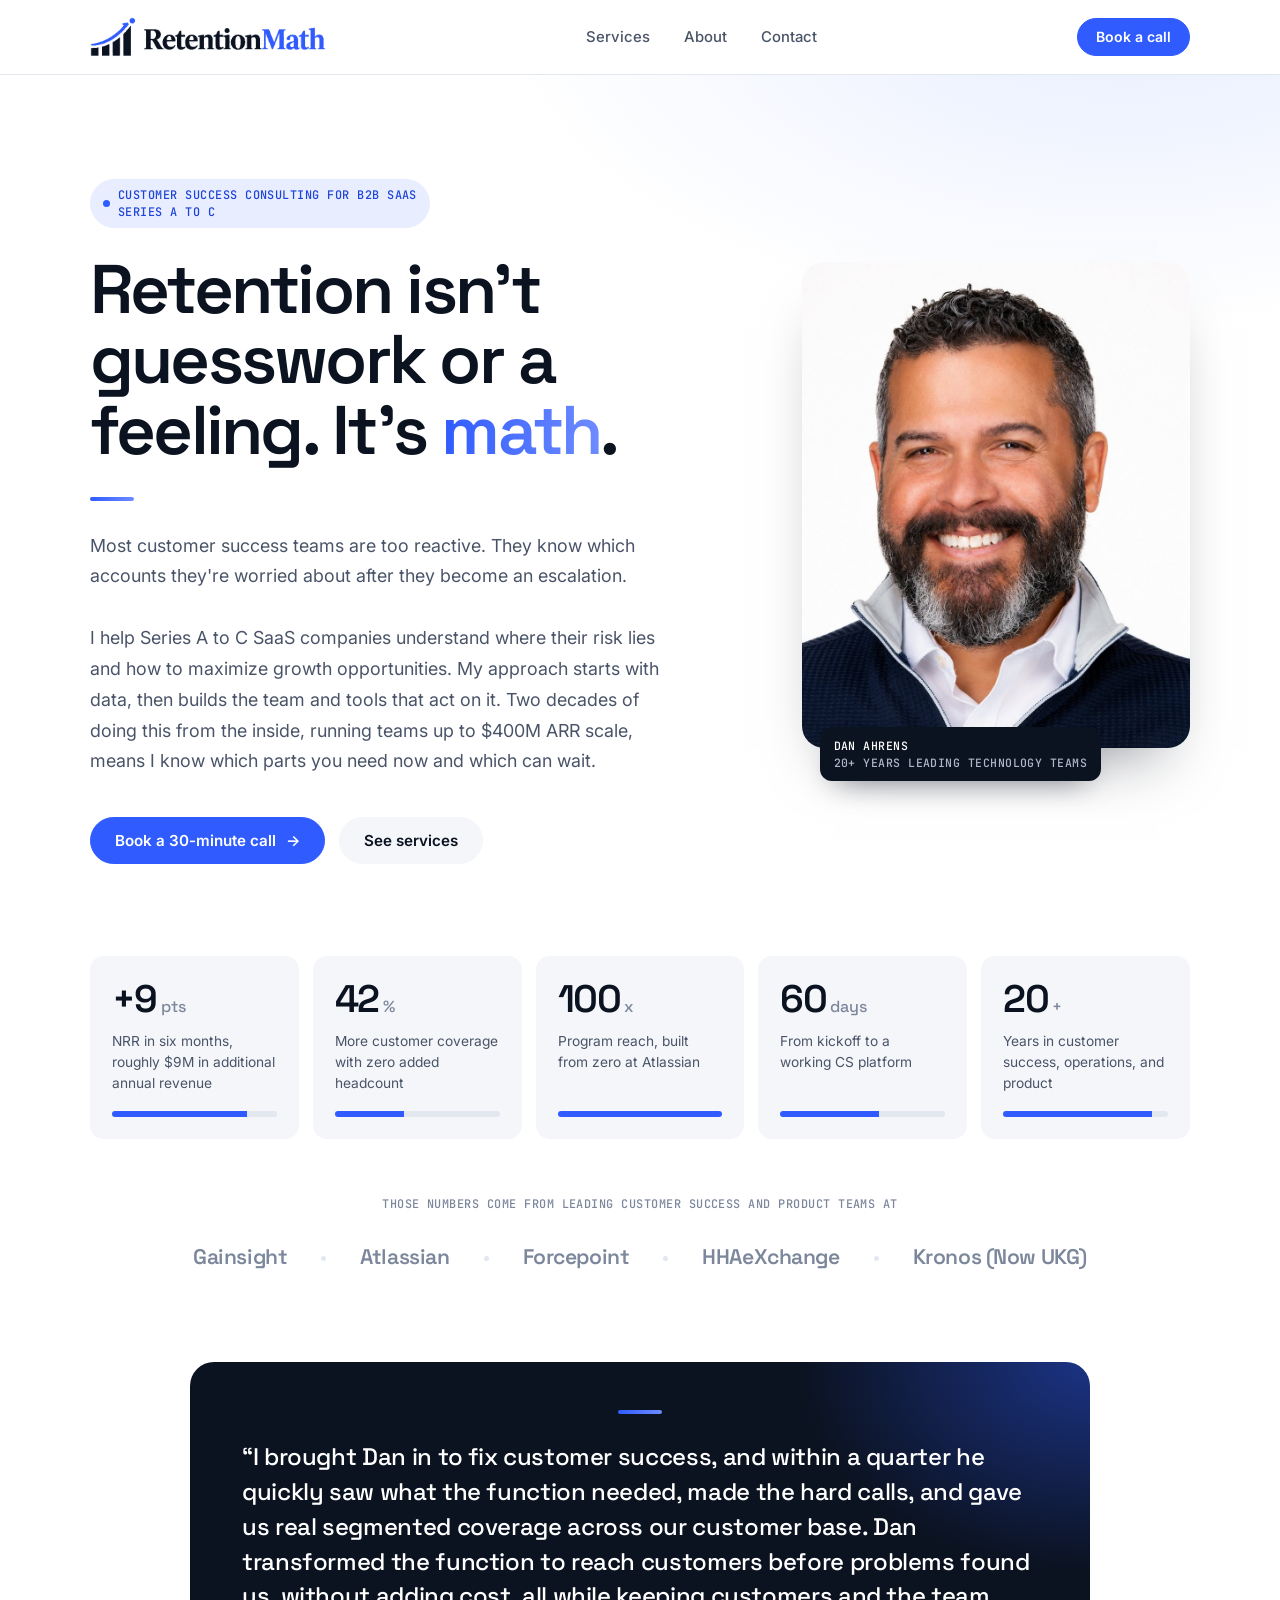
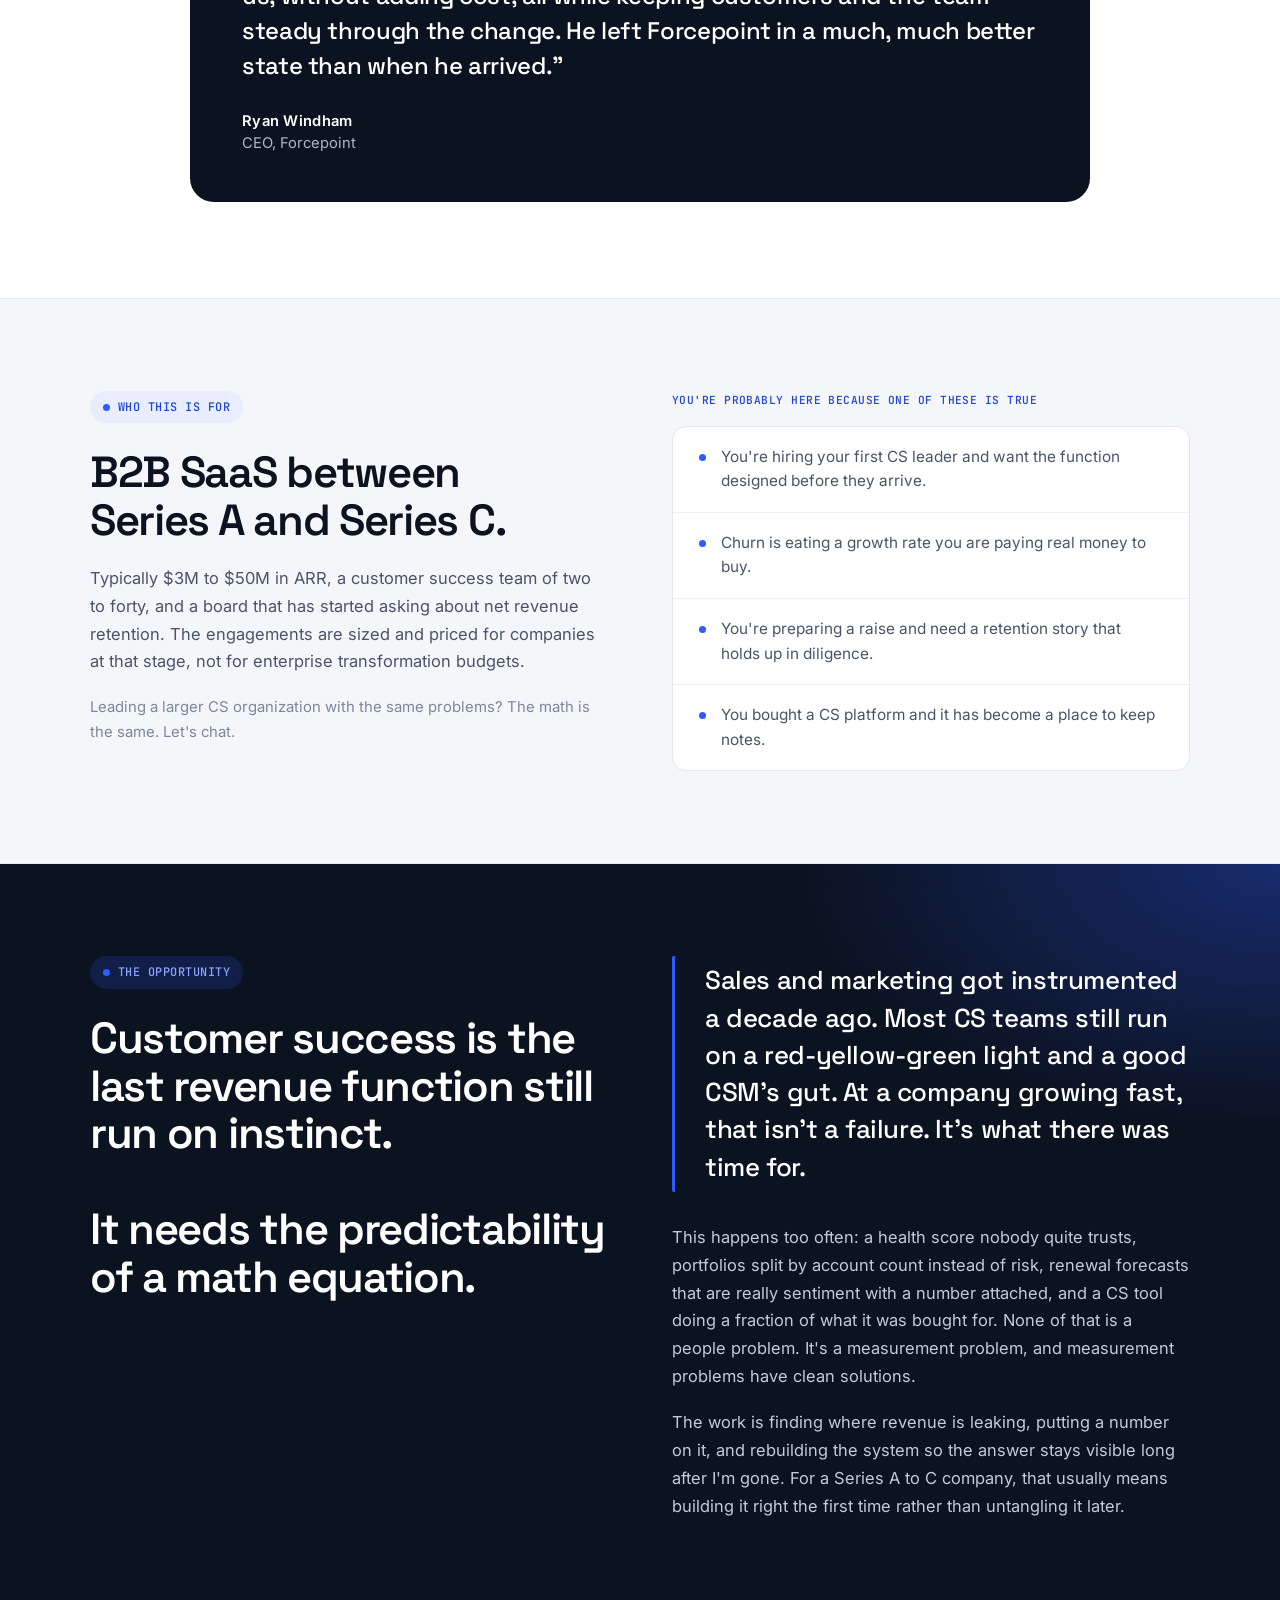
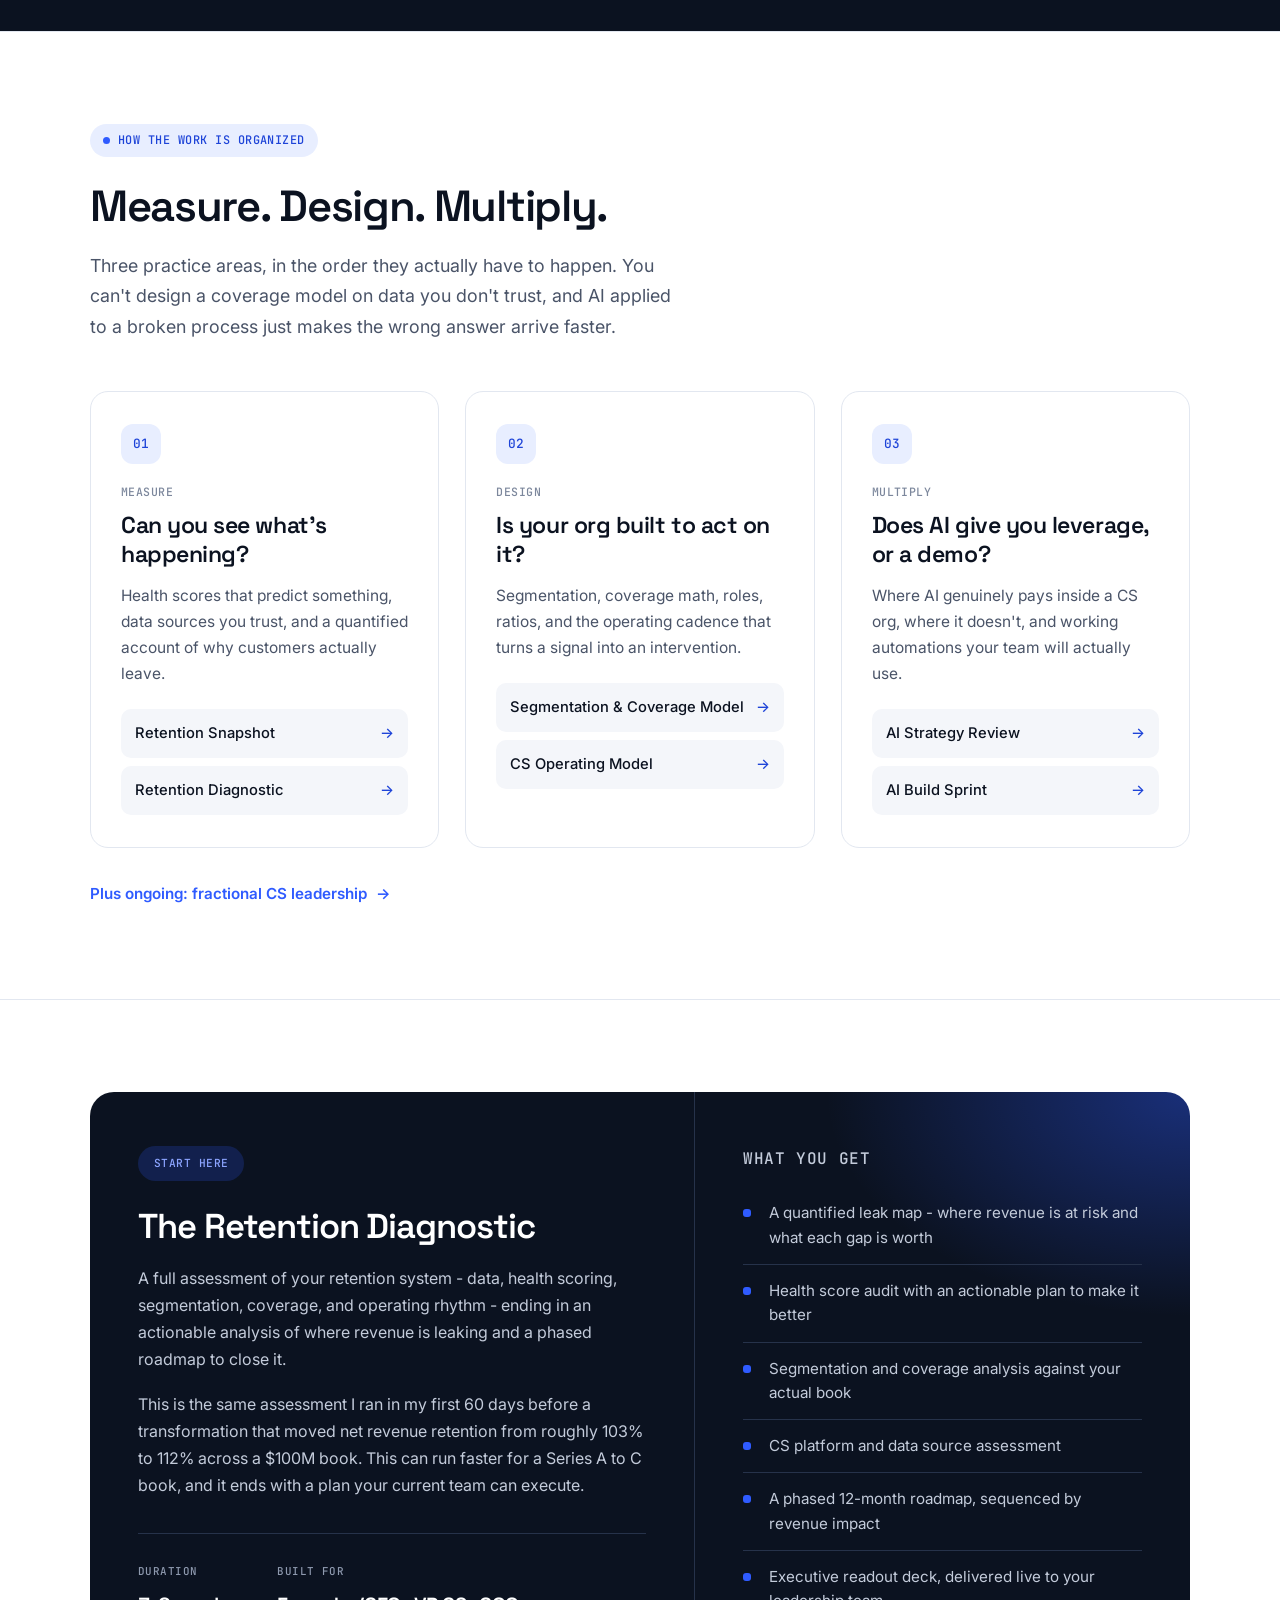
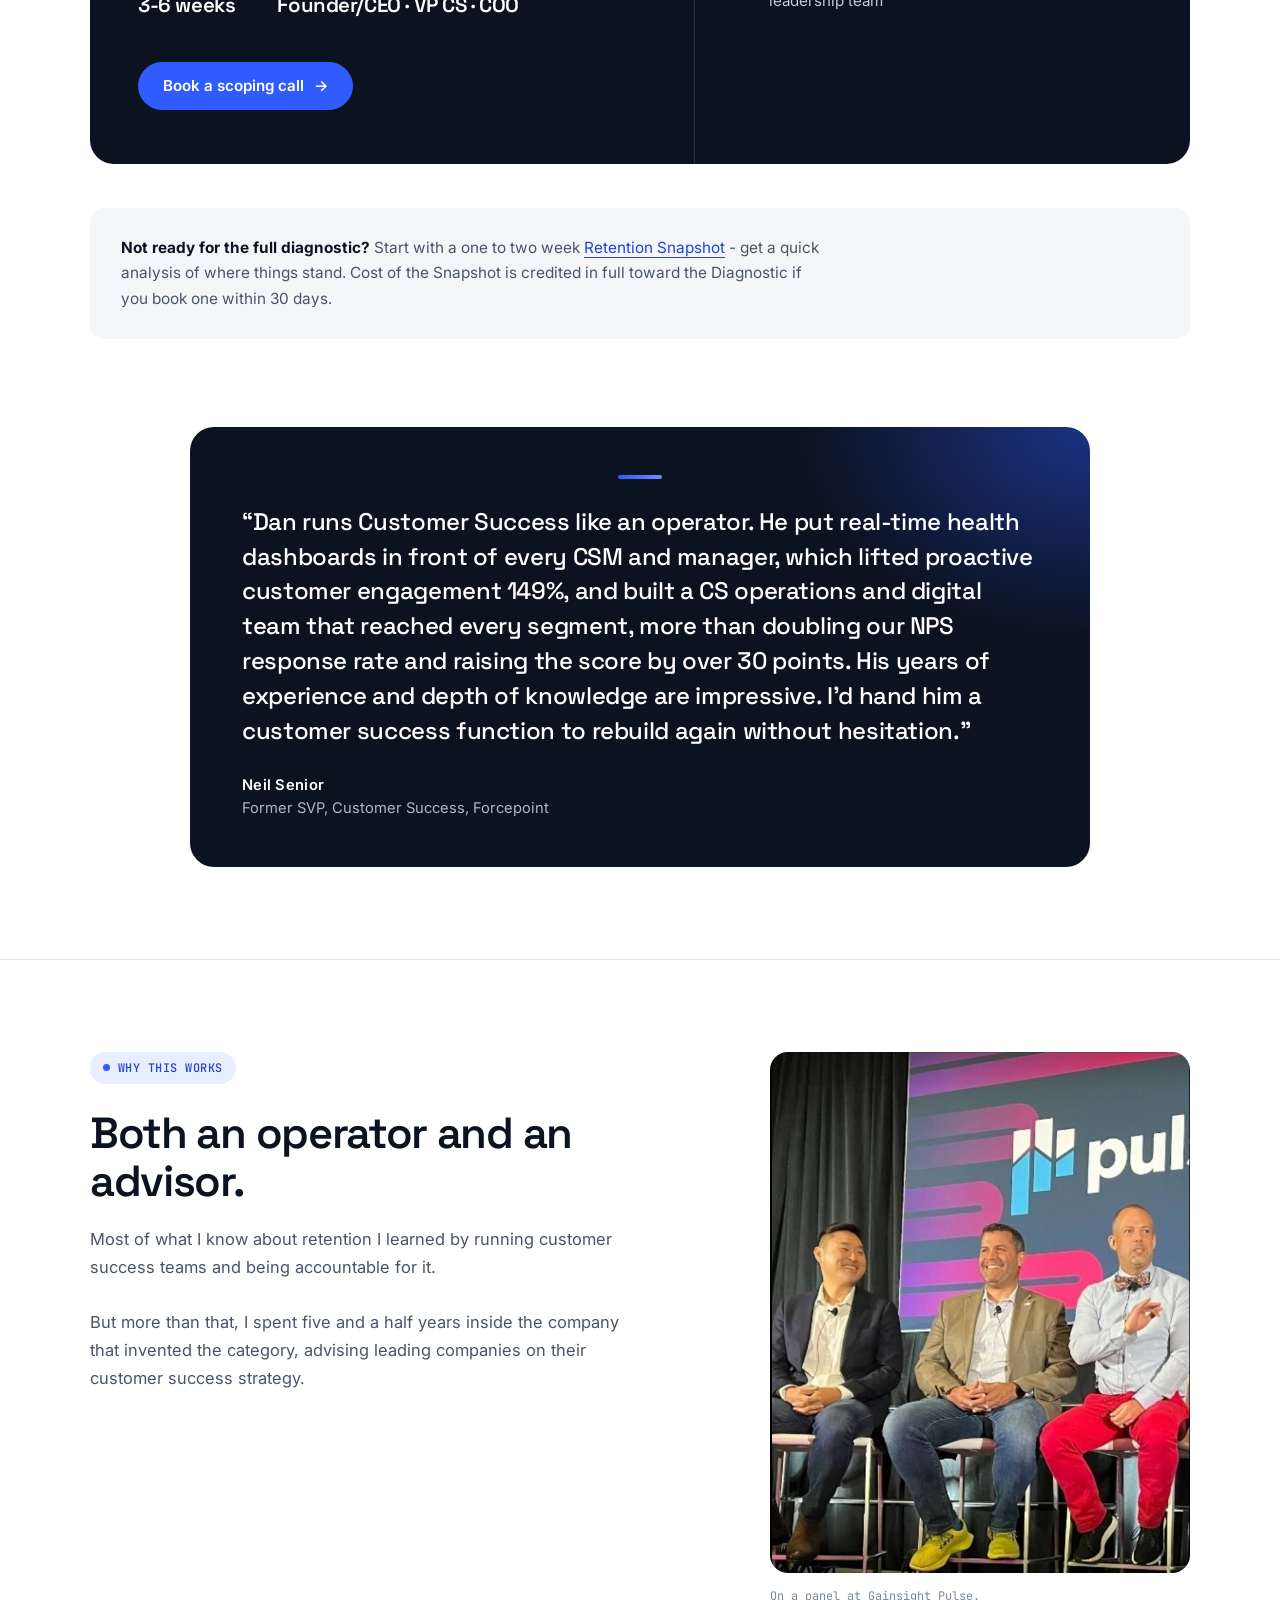
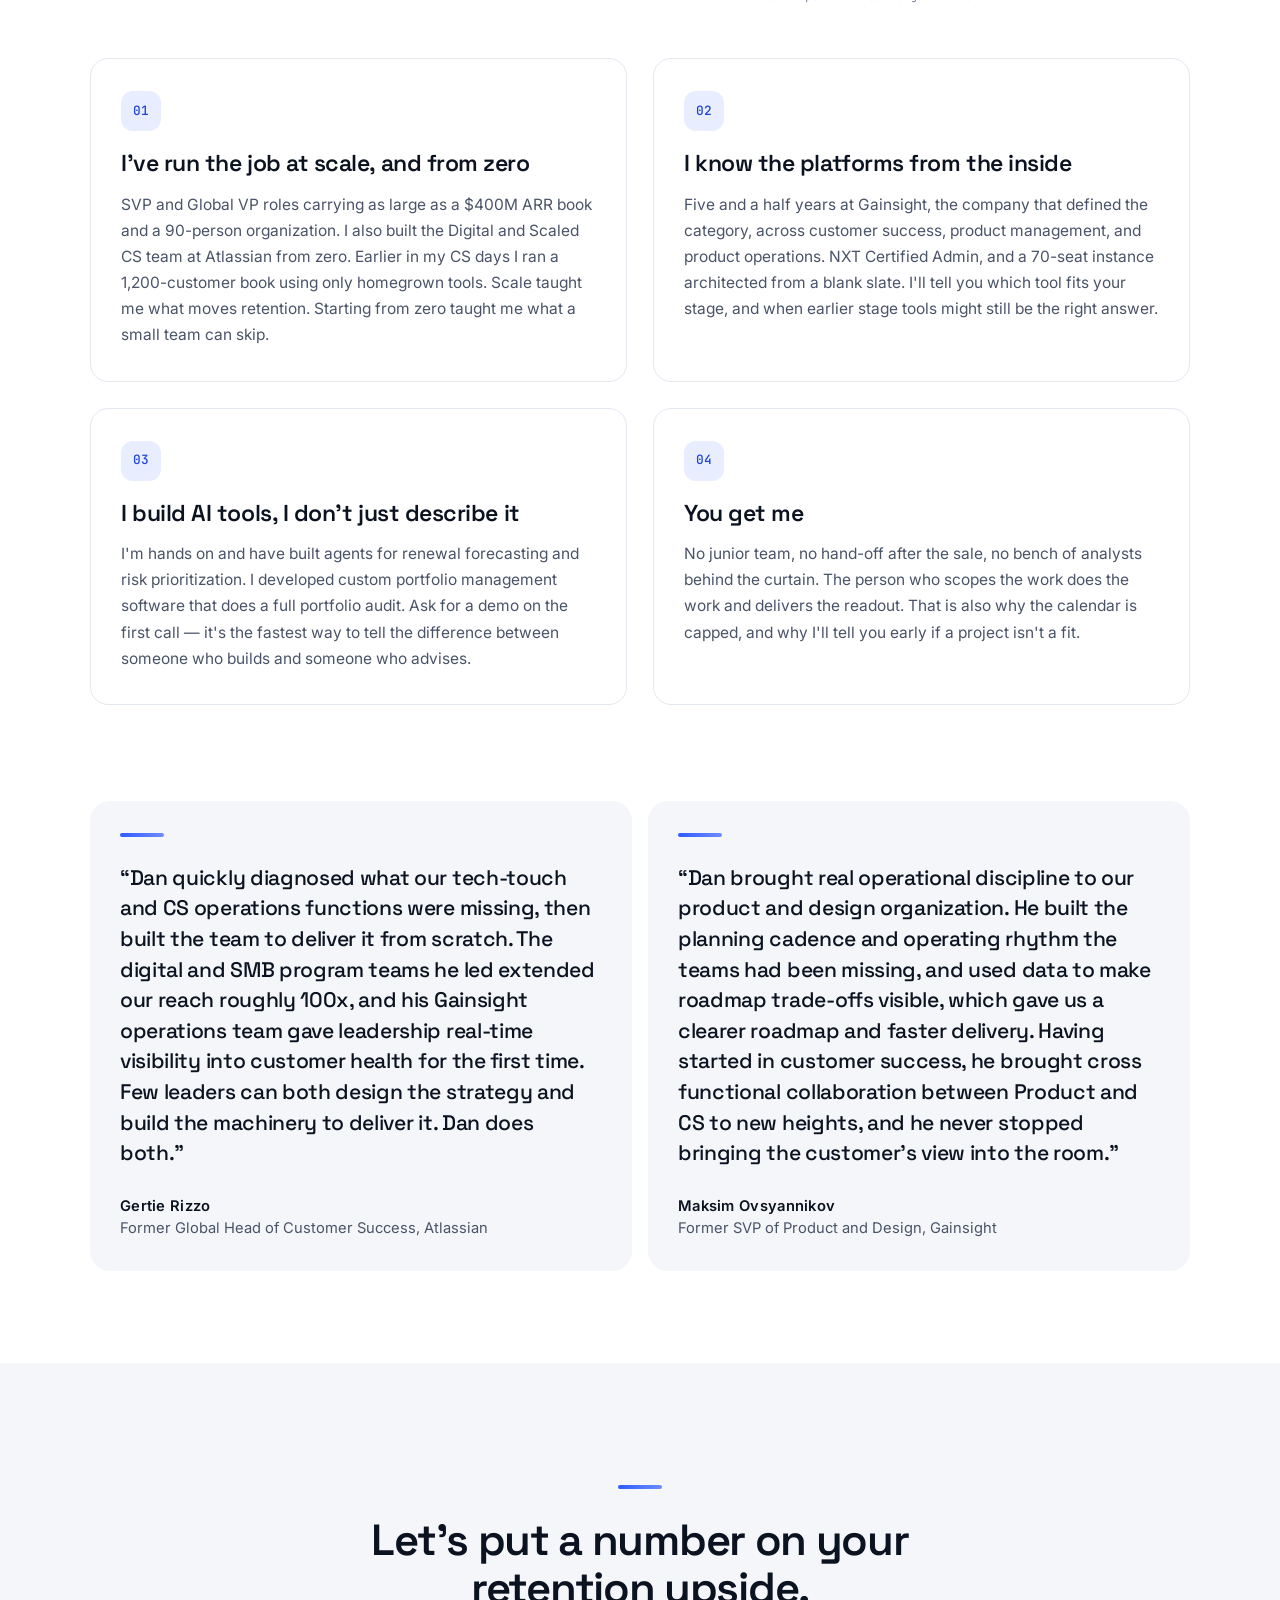
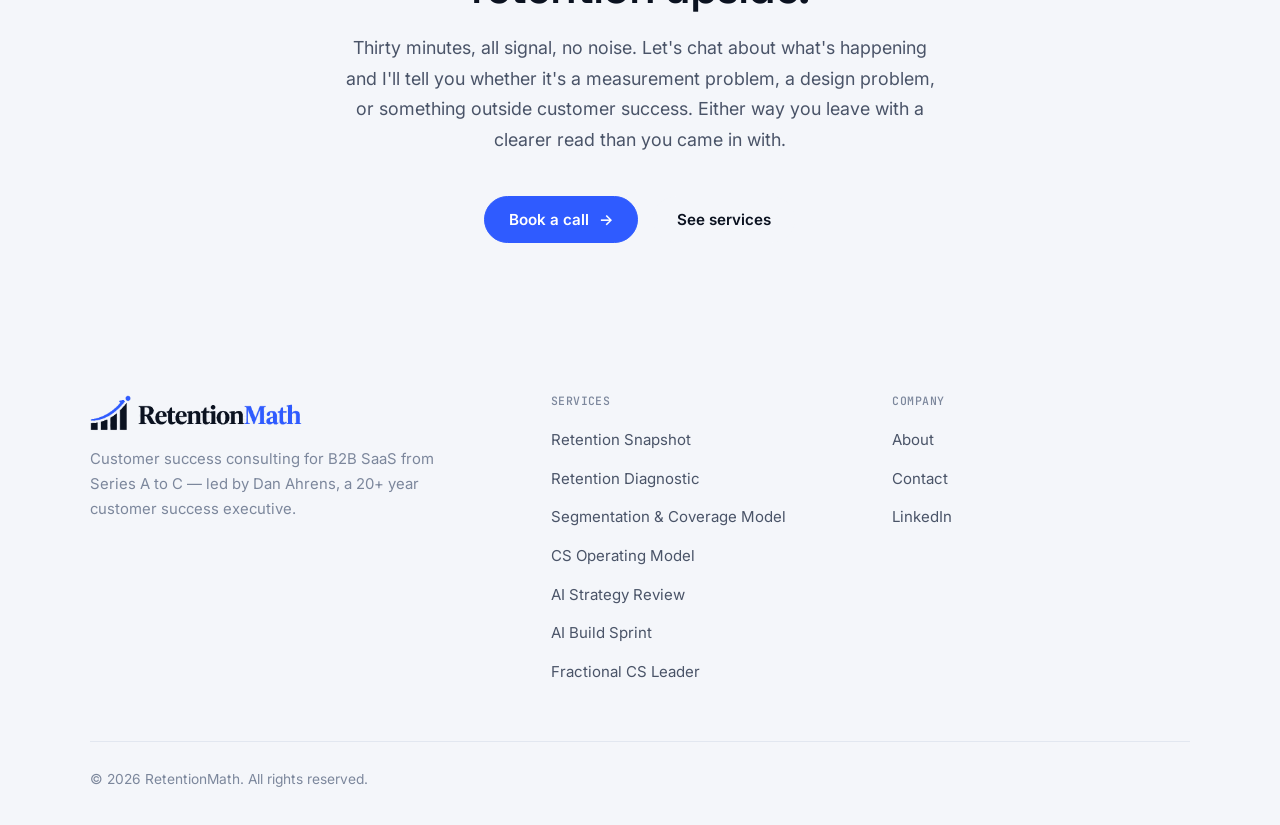
<file: index.html>
<!doctype html>
<html lang="en">
<head>
<meta charset="utf-8">
<meta name="viewport" content="width=device-width, initial-scale=1">
<title>RetentionMath — Customer Success Consulting for Series A to C SaaS</title>
<meta name="description" content="Customer success consulting for B2B SaaS companies from Series A to C. Fixed-scope diagnostics in CS operations, org design, and applied AI — from an executive who ran a $100M ARR book and built CS functions from zero.">
<link rel="canonical" href="https://retentionmath.com/">

<meta property="og:type" content="website">
<meta property="og:url" content="https://retentionmath.com/">
<meta property="og:title" content="RetentionMath — Retention isn't a feeling. It's math.">
<meta property="og:description" content="Customer success consulting for Series A to C B2B SaaS. Fixed scope, a price agreed up front, from an executive who has built CS functions from zero and run them at $100M ARR.">
<meta property="og:image" content="https://retentionmath.com/assets/img/og.png">
<meta name="twitter:card" content="summary_large_image">

<link rel="icon" href="data:image/svg+xml,%3Csvg xmlns='http://www.w3.org/2000/svg' viewBox='0 0 32 32'%3E%3Crect width='32' height='32' rx='4' fill='%230B1220'/%3E%3Cpath d='M7 21.5 L13 14 L17 18 L25 8' stroke='%232F5BFF' stroke-width='2.6' fill='none' stroke-linecap='round' stroke-linejoin='round'/%3E%3C/svg%3E">

<link rel="preconnect" href="https://fonts.googleapis.com">
<link rel="preconnect" href="https://fonts.gstatic.com" crossorigin>
<link href="https://fonts.googleapis.com/css2?family=Space+Grotesk:wght@400;500;600;700&amp;family=Inter:wght@400;500;600;700&amp;family=JetBrains+Mono:wght@400;500&amp;display=swap" rel="stylesheet">
<link rel="stylesheet" href="assets/css/site.css?v=s2">
</head>
<body>
<a class="skip" href="#main">Skip to content</a>

<!-- partial:header -->
<header class="hdr">
  <div class="wrap hdr__in">
    <a class="brand" href="index.html">
      <img class="brand__logo" src="assets/img/retentionmath-logo.png" alt="RetentionMath" width="672" height="114">
    </a>
    <nav class="nav" id="nav">
      <a href="services.html">Services</a>
      <a href="about.html">About</a>
      <a href="contact.html">Contact</a>
    </nav>
    <div class="hdr__cta">
      <a class="btn btn--primary btn--sm" href="contact.html">Book a call</a>
      <button class="burger" aria-label="Menu" aria-expanded="false" aria-controls="nav">
        <span></span><span></span><span></span>
      </button>
    </div>
  </div>
</header>
<!-- /partial:header -->

<main id="main">

  <!-- ================= HERO ================= -->
  <section class="hero">
    <div class="gridlines"></div>
    <div class="wrap hero__in">
      <div class="hero__grid">
      <div class="hero__copy">
      <p class="eyebrow">Customer success consulting for B2B SaaS <br> Series A to C</p>
      <h1>Retention isn't guesswork or a feeling.  It's <span class="hl">math</span>.</h1>
      <div class="rule"><i></i></div>
      <p class="lede">
        Most customer success teams are too reactive. They know which accounts they're worried about after they become an escalation. 
        <br>&nbsp; <br>
        I help Series A to C SaaS companies understand where their risk lies and how to maximize growth opportunities. My approach starts with data, 
        then builds the team and tools that act on it. Two decades of
        doing this from the inside, running teams up to $400M ARR scale, means I know which parts you
        need now and which can wait.
      </p>
      <div class="btn-row">
        <a class="btn btn--primary" href="contact.html">Book a 30-minute call <span class="arrow">&rarr;</span></a>
        <a class="btn btn--ghost" href="services.html">See services</a>
      </div>
      </div>

      <figure class="portrait">
        <img src="assets/img/dan.jpg" alt="Dan Ahrens, founder of RetentionMath" width="880" height="1100">
        <figcaption>
          <b>Dan Ahrens</b>
          20+ years leading technology teams
        </figcaption>
      </figure>
      </div>
    </div>
  </section>

  <!-- ================= STATS ================= -->
  <div class="wrap">
    <div class="stats rv">
      <div class="stat">
        <div class="stat__n">+9<span class="u">pts</span></div>
        <div class="stat__l">NRR in six months, roughly $9M in additional annual revenue</div>
      </div>
      <div class="stat">
        <div class="stat__n">42<span class="u">%</span></div>
        <div class="stat__l">More customer coverage with zero added headcount</div>
      </div>
      <div class="stat">
        <div class="stat__n">100<span class="u">x</span></div>
        <div class="stat__l">Program reach, built from zero at Atlassian</div>
      </div>
      <div class="stat">
        <div class="stat__n">60<span class="u">days</span></div>
        <div class="stat__l">From kickoff to a working CS platform</div>
      </div>
      <div class="stat">
        <div class="stat__n">20<span class="u">+</span></div>
        <div class="stat__l">Years in customer success, operations, and product</div>
      </div>
    </div>
  </div>

  <!-- ================= EXPERIENCE ================= -->
  <div class="wrap">
    <div class="expstrip rv">
      <p class="expstrip__l">Those numbers come from leading customer success and product teams at</p>
      <div class="expstrip__row">
        <span>Gainsight</span>
        <span>Atlassian</span>
        <span>Forcepoint</span>
        <span>HHAeXchange</span>    
        <span>Kronos (Now UKG)</span>
      </div>
    </div>
  </div>

  <!-- ================= TESTIMONIAL: CEO (approved Sept 2026) ================= -->
  <div class="wrap" style="padding:28px var(--gut) 96px">
    <figure class="testi rv">
      <div class="rule rule--center"><i></i></div>
      <blockquote>
        <p>&ldquo;I brought Dan in to fix customer success, and within a quarter he quickly saw what the function needed, made the hard calls, and gave us real segmented coverage across our customer base. Dan transformed the function to reach customers before problems found us, without adding cost, all while keeping customers and the team steady through the change. He left Forcepoint in a much, much better state than when he arrived.&rdquo;</p>
      </blockquote>
      <figcaption>
        <b>Ryan Windham</b>
        CEO, Forcepoint
      </figcaption>
    </figure>
  </div>

  <!-- ================= WHO THIS IS FOR ================= -->
  <section class="section section--band">
    <div class="wrap">
      <div class="fit rv">
        <div>
          <p class="eyebrow">Who this is for</p>
          <h2>B2B SaaS between Series A and Series C.</h2>
          <p class="muted">
            Typically $3M to $50M in ARR, a customer success team of two to forty, and a board that
            has started asking about net revenue retention. The engagements are sized and priced for
            companies at that stage, not for enterprise transformation budgets.
          </p>
          <p class="fit__note">
            Leading a larger CS organization with the same problems? The math is the same. Let's chat.
          </p>
        </div>
        <div>
          <p class="trig__h">You're probably here because one of these is true</p>
          <ul class="trig">
            <li>You're hiring your first CS leader and want the function designed before they arrive.</li>
            <li>Churn is eating a growth rate you are paying real money to buy.</li>
            <li>You're preparing a raise and need a retention story that holds up in diligence.</li>
            <li>You bought a CS platform and it has become a place to keep notes.</li>
          </ul>
        </div>
      </div>
    </div>
  </section>

  <!-- ================= POV ================= -->
  <section class="section section--navy">
    <div class="wrap">
      <div class="grid-2" style="display:grid;gap:64px;align-items:start">
        <div class="rv">
          <p class="eyebrow">The opportunity</p>
          <h2>Customer success is the last revenue function still run on instinct. <br>&nbsp; <br>It needs the predictability of a math equation. </h2>
        </div>
        <div class="rv">
          <div class="pov" style="margin-bottom:32px">
            <p>Sales and marketing got instrumented a decade ago. Most CS teams still run on a
            red-yellow-green light and a good CSM's gut. At a company growing fast, that isn't a
            failure. It's what there was time for.</p>
          </div>
          <p class="muted">
            This happens too often: a health score nobody quite trusts, portfolios split by
            account count instead of risk, renewal forecasts that are really sentiment with a number
            attached, and a CS tool doing a fraction of what it was bought for. None of that is a
            people problem. It's a measurement problem, and measurement problems have clean solutions.
          </p>
          <p class="muted">
            The work is finding where revenue is leaking, putting a number on it, and rebuilding the
            system so the answer stays visible long after I'm gone. For a Series A to C company, that
            usually means building it right the first time rather than untangling it later.
          </p>
        </div>
      </div>
    </div>
  </section>

  <!-- ================= FRAMEWORK ================= -->
  <section class="section section--hair">
    <div class="wrap">
      <div class="rv" style="max-width:60ch;margin-bottom:48px">
        <p class="eyebrow">How the work is organized</p>
        <h2>Measure. Design. Multiply.</h2>
        <p class="lede" style="margin-top:20px">
          Three practice areas, in the order they actually have to happen. You can't design a
          coverage model on data you don't trust, and AI applied to a broken process just makes
          the wrong answer arrive faster.
        </p>
      </div>
      <div class="grid grid-3 rv">
        <div class="cell">
          <div class="cell__n">01</div>
          <div class="cell__k">Measure</div>
          <h3>Can you see what's happening?</h3>
          <p>Health scores that predict something, data sources you trust, and a quantified account of why customers actually leave.</p>
          <ul>
            <li><a href="services.html#snapshot">Retention Snapshot <span class="arrow">&rarr;</span></a></li>
            <li><a href="services.html#diagnostic">Retention Diagnostic <span class="arrow">&rarr;</span></a></li>
           
          </ul>
        </div>
        <div class="cell">
          <div class="cell__n">02</div>
          <div class="cell__k">Design</div>
          <h3>Is your org built to act on it?</h3>
          <p>Segmentation, coverage math, roles, ratios, and the operating cadence that turns a signal into an intervention.</p>
          <ul>
            <li><a href="services.html#segmentation">Segmentation &amp; Coverage Model <span class="arrow">&rarr;</span></a></li>
            <li><a href="services.html#operating-model">CS Operating Model <span class="arrow">&rarr;</span></a></li>
          </ul>
        </div>
        <div class="cell">
          <div class="cell__n">03</div>
          <div class="cell__k">Multiply</div>
          <h3>Does AI give you leverage, or a demo?</h3>
          <p>Where AI genuinely pays inside a CS org, where it doesn't, and working automations your team will actually use.</p>
          <ul>
            <li><a href="services.html#ai-strategy-review">AI Strategy Review <span class="arrow">&rarr;</span></a></li>
            <li><a href="services.html#ai-build-sprint">AI Build Sprint <span class="arrow">&rarr;</span></a></li>
          </ul>
        </div>
      </div>
      <div class="rv" style="margin-top:32px">
        <a class="tlink" href="services.html#fractional">Plus ongoing: fractional CS leadership <span class="arrow">&rarr;</span></a>
      </div>
    </div>
  </section>

  <!-- ================= FLAGSHIP ================= -->
  <section class="section section--hair">
    <div class="wrap">
      <div class="flag rv">
        <div class="flag__l">
          <span class="flag__tag">Start here</span>
          <h2>The Retention Diagnostic</h2>
          <p class="muted">
            A full assessment of your retention system - data, health scoring, segmentation,
            coverage, and operating rhythm - ending in an actionable analysis of where revenue is leaking
            and a phased roadmap to close it.
          </p>
          <p class="muted">
            This is the same assessment I ran in my first 60 days before a transformation that moved
            net revenue retention from roughly 103% to 112% across a $100M book. This can run faster for a Series A to C
            book, and it ends with a plan your current team can execute.
          </p>
          <dl class="flag__meta">
            <div><dt>Duration</dt><dd>3-6 weeks</dd></div>
                        <div><dt>Built for</dt><dd>Founder/CEO &middot; VP CS &middot; COO</dd></div>
          </dl>
          <div class="btn-row">
            <a class="btn btn--primary" href="contact.html">Book a scoping call <span class="arrow">&rarr;</span></a>
          </div>
        </div>
        <div class="flag__r">
          <p class="deliver__h">What you get</p>
          <ul class="deliver">
            <li>A quantified leak map - where revenue is at risk and what each gap is worth</li>
            <li>Health score audit with an actionable plan to make it better</li>
            <li>Segmentation and coverage analysis against your actual book</li>
            <li>CS platform and data source assessment</li>
            <li>A phased 12-month roadmap, sequenced by revenue impact</li>
            <li>Executive readout deck, delivered live to your leadership team</li>
          </ul>
        </div>
      </div>
      <div class="aside-note rv">
        <p>
          <strong>Not ready for the full diagnostic?</strong> Start with a one to two week
          <a href="services.html#snapshot" style="color:var(--gold-deep);text-decoration:none;border-bottom:1px solid var(--gold-deep)">Retention Snapshot</a>
          - get a quick analysis of where things stand. Cost of the Snapshot is credited in full toward the Diagnostic if you book one within 30 days.
        </p>
      </div>

      <!-- TESTIMONIAL: Neil Senior, Former SVP CS Forcepoint (approved Sept 2026) -->
      <figure class="testi rv" style="margin-top:88px">
        <div class="rule rule--center"><i></i></div>
        <blockquote>
          <p>&ldquo;Dan runs Customer Success like an operator. He put real-time health dashboards in front of every CSM and manager, which lifted proactive customer engagement 149%, and built a CS operations and digital team that reached every segment, more than doubling our NPS response rate and raising the score by over 30 points. His years of experience and depth of knowledge are impressive. I&rsquo;d hand him a customer success function to rebuild again without hesitation.&rdquo;</p>
        </blockquote>
        <figcaption>
          <b>Neil Senior</b>
          Former SVP, Customer Success, Forcepoint
        </figcaption>
      </figure>
    </div>
  </section>

  <!-- ================= WHY THIS WORKS ================= -->
  <section class="section section--hair">
    <div class="wrap">
      <div class="secintro rv">
        <div class="secintro__t">
          <p class="eyebrow">Why this works</p>
          <h2>Both an operator and an advisor.</h2>
          <p class="muted" style="margin-top:20px">
            Most of what I know about retention I learned by running customer success teams and being accountable for it. <br>&nbsp;<br>But more than that, I spent 
            five and a half years inside the company that invented the category, advising leading companies on their customer success strategy.
          </p>
        </div>
        <figure class="fig">
          <img src="assets/img/pulse-panel.jpg" alt="Dan Ahrens speaking on a customer success panel at the Gainsight Pulse conference" width="660" height="820">
          <figcaption>On a panel at Gainsight Pulse.</figcaption>
        </figure>
      </div>
      <div class="grid grid-2 rv">
        <div class="cell">
          <div class="cell__n">01</div>
          <h3>I've run the job at scale, and from zero</h3>
          <p>
            SVP and Global VP roles carrying as large as a $400M ARR book and a 90-person organization. I also built 
            the Digital and Scaled CS team at Atlassian from zero. Earlier in my CS days I ran a 
            1,200-customer book using only homegrown tools. Scale taught me what moves retention. Starting
            from zero taught me what a small team can skip.
          </p>
        </div>
        <div class="cell">
          <div class="cell__n">02</div>
          <h3>I know the platforms from the inside</h3>
          <p>
            Five and a half years at Gainsight, the company that defined the category, across
            customer success, product management, and product operations. NXT Certified Admin, and
            a 70-seat instance architected from a blank slate. I'll tell you which tool fits your
            stage, and when earlier stage tools might still be the right answer.
          </p>
        </div>
        <div class="cell">
          <div class="cell__n">03</div>
          <h3>I build AI tools, I don't just describe it</h3>
          <p>
            I'm hands on and have built agents for renewal forecasting and risk prioritization. I developed custom portfolio management
            software that does a full portfolio audit.  Ask for a demo on the first call —
            it's the fastest way to tell the difference between someone who builds and someone
            who advises.
          </p>
        </div>
        <div class="cell">
          <div class="cell__n">04</div>
          <h3>You get me</h3>
          <p>
            No junior team, no hand-off after the sale, no bench of analysts behind the curtain.
            The person who scopes the work does the work and delivers the readout. That is also why
            the calendar is capped, and why I'll tell you early if a project isn't a fit.
          </p>
        </div>
      </div>

      <!-- TESTIMONIALS: Atlassian + Gainsight (approved Sept 2026) -->
      <div class="testi-pair rv" style="margin-top:96px">
        <figure class="testi">
          <div class="rule"><i></i></div>
          <blockquote>
            <p>&ldquo;Dan quickly diagnosed what our tech-touch and CS operations functions were missing, then built the team to deliver it from scratch. The digital and SMB program teams he led extended our reach roughly 100x, and his Gainsight operations team gave leadership real-time visibility into customer health for the first time. Few leaders can both design the strategy and build the machinery to deliver it. Dan does both.&rdquo;</p>
          </blockquote>
          <figcaption>
            <b>Gertie Rizzo</b>
            Former Global Head of Customer Success, Atlassian
          </figcaption>
        </figure>
        <figure class="testi">
          <div class="rule"><i></i></div>
          <blockquote>
            <p>&ldquo;Dan brought real operational discipline to our product and design organization. He built the planning cadence and operating rhythm the teams had been missing, and used data to make roadmap trade-offs visible, which gave us a clearer roadmap and faster delivery. Having started in customer success, he brought cross functional collaboration between Product and CS to new heights, and he never stopped bringing the customer&rsquo;s view into the room.&rdquo;</p>
          </blockquote>
          <figcaption>
            <b>Maksim Ovsyannikov</b>
            Former SVP of Product and Design, Gainsight
          </figcaption>
        </figure>
      </div>
    </div>
  </section>

  <!-- ================= CTA ================= -->
  <section class="cta">
    <div class="wrap rv">
      <div class="rule rule--center"><i></i></div>
      <h2>Let's put a number on your retention upside.</h2>
      <p class="lede">
        Thirty minutes, all signal, no noise. Let's chat about what's happening and I'll tell you whether it's a
        measurement problem, a design problem, or something outside customer success. Either way
        you leave with a clearer read than you came in with.
      </p>
      <div class="btn-row">
        <a class="btn btn--primary" href="contact.html">Book a call <span class="arrow">&rarr;</span></a>
        <a class="btn btn--ghost" href="services.html">See services</a>
      </div>
    </div>
  </section>

</main>

<!-- partial:footer -->
<footer class="ftr">
  <div class="wrap">
    <div class="ftr__top">
      <div class="ftr__brand">
        <a class="brand" href="index.html">
          <img class="brand__logo" src="assets/img/retentionmath-logo.png" alt="RetentionMath" width="672" height="114">
        </a>
        <p class="ftr__bio">
          Customer success consulting for B2B SaaS from Series A to C &mdash; led by Dan Ahrens,
          a 20+ year customer success executive.
        </p>
      </div>
      <div>
        <h4>Services</h4>
        <ul>
          <li><a href="services.html#snapshot">Retention Snapshot</a></li>
          <li><a href="services.html#diagnostic">Retention Diagnostic</a></li>
          <li><a href="services.html#segmentation">Segmentation &amp; Coverage Model</a></li>
          <li><a href="services.html#operating-model">CS Operating Model</a></li>
          <li><a href="services.html#ai-strategy-review">AI Strategy Review</a></li>
          <li><a href="services.html#ai-build-sprint">AI Build Sprint</a></li>
          <li><a href="services.html#fractional">Fractional CS Leader</a></li>
        </ul>
      </div>
      <div>
        <h4>Company</h4>
        <ul>
          <li><a href="about.html">About</a></li>
          <li><a href="contact.html">Contact</a></li>
          <li><a href="https://www.linkedin.com/in/dan7ahrens" target="_blank" rel="noopener">LinkedIn</a></li>
        </ul>
      </div>
    </div>
    <div class="ftr__btm">
      <p>&copy; 2026 RetentionMath. All rights reserved.</p>
    </div>
  </div>
</footer>
<!-- /partial:footer -->

<script src="assets/js/site.js?v=24"></script>
</body>
</html>
</file>
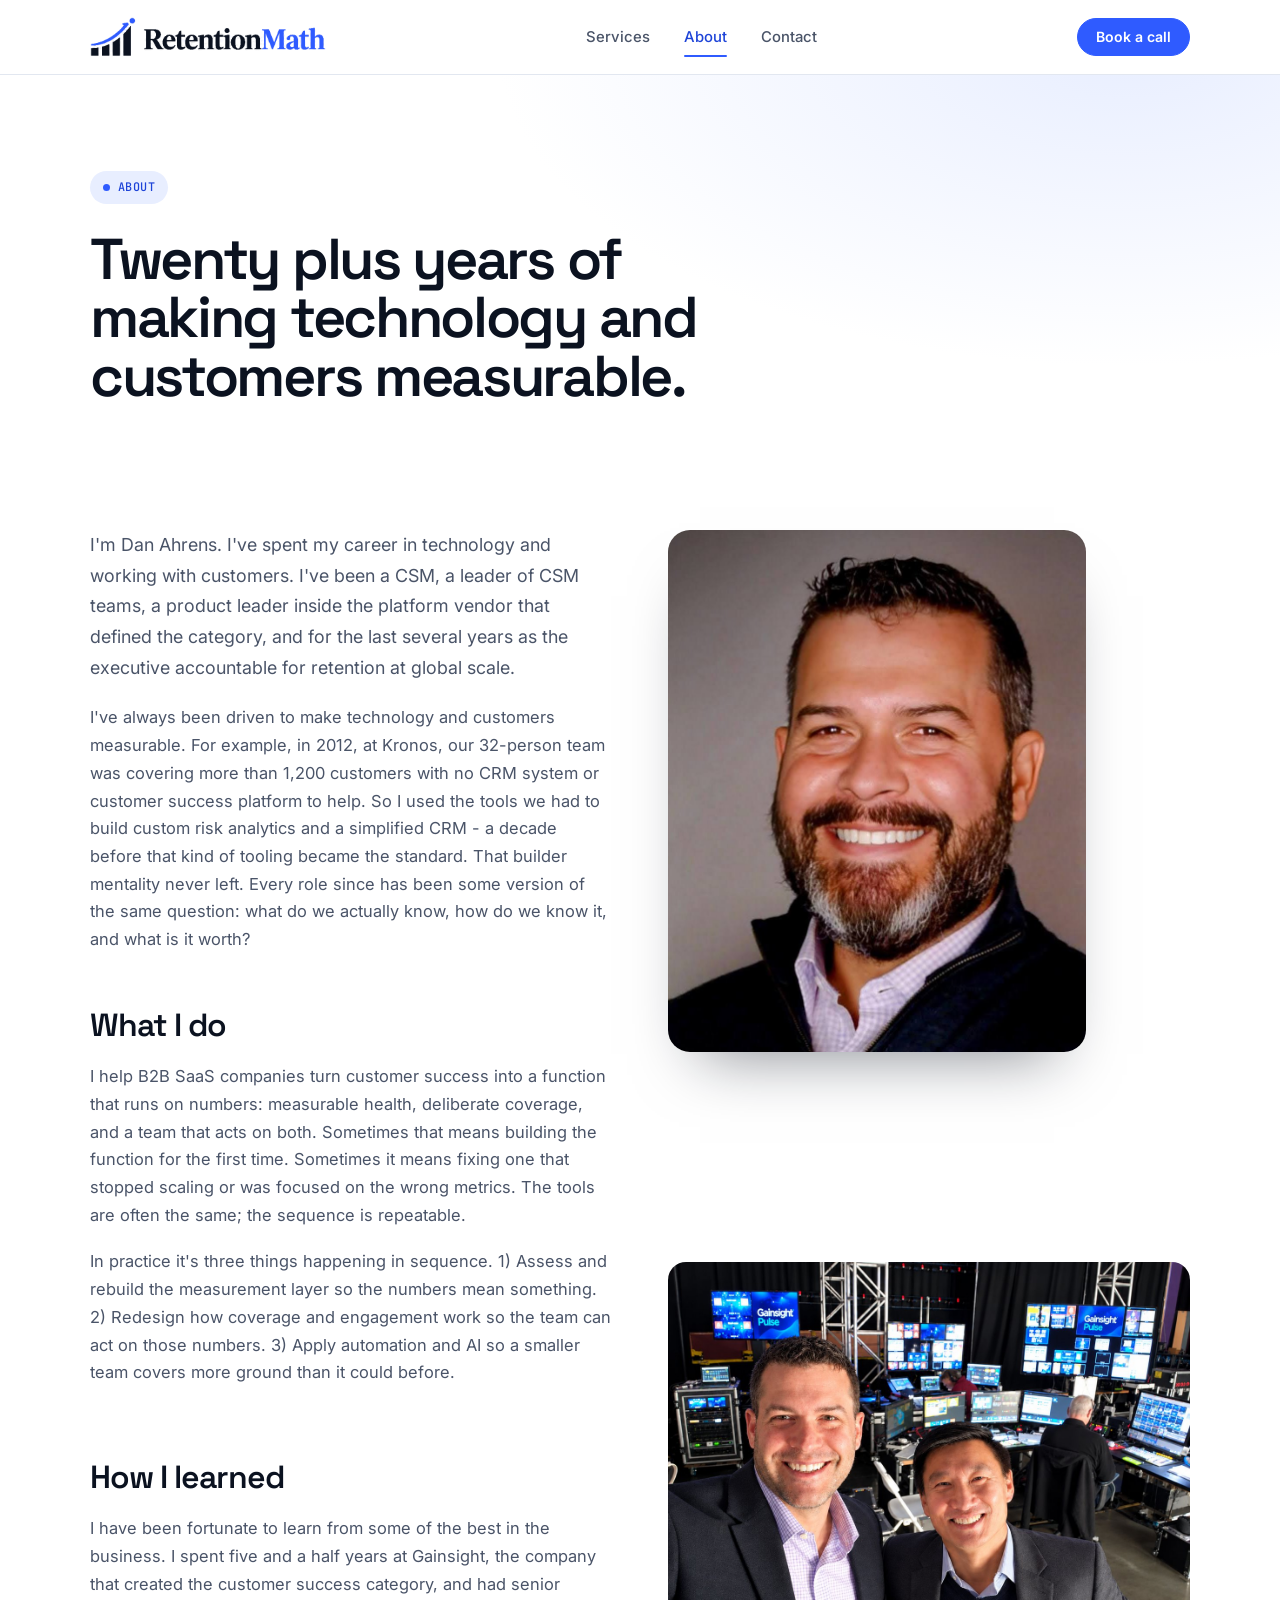
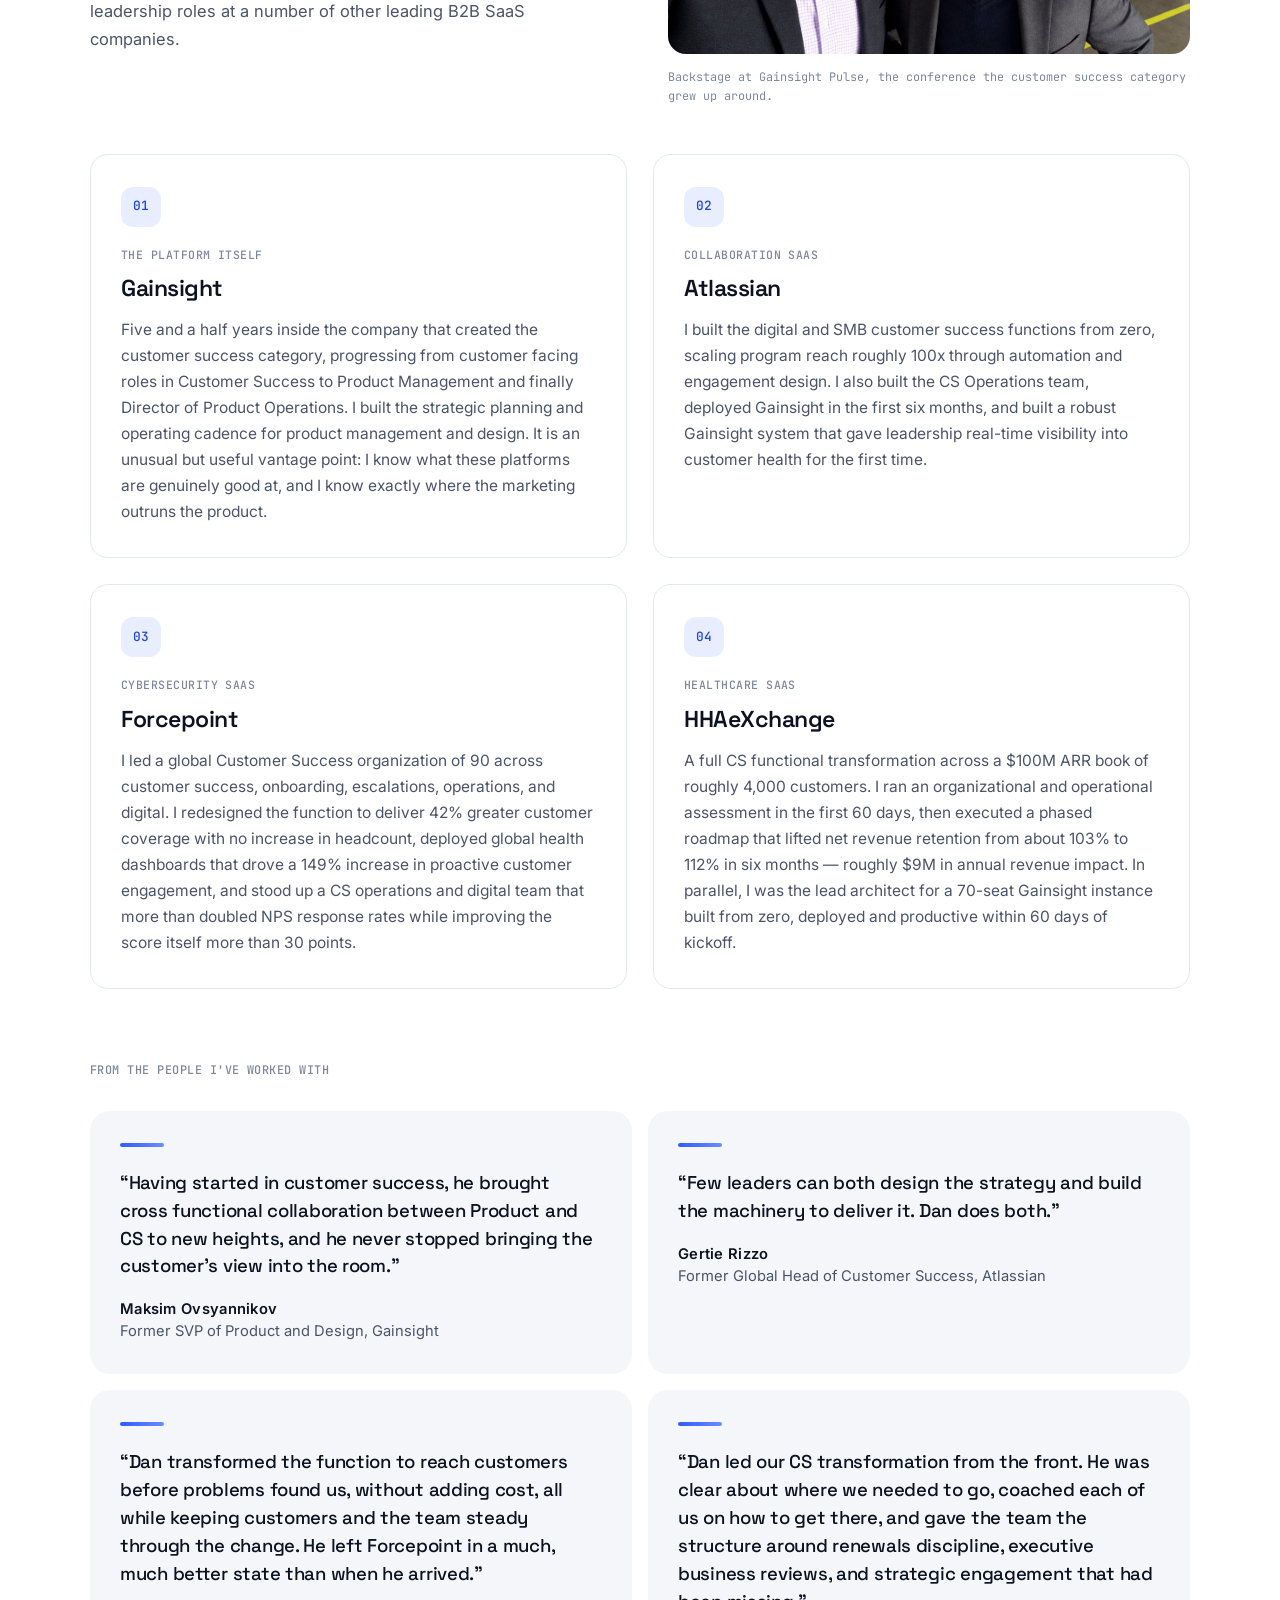
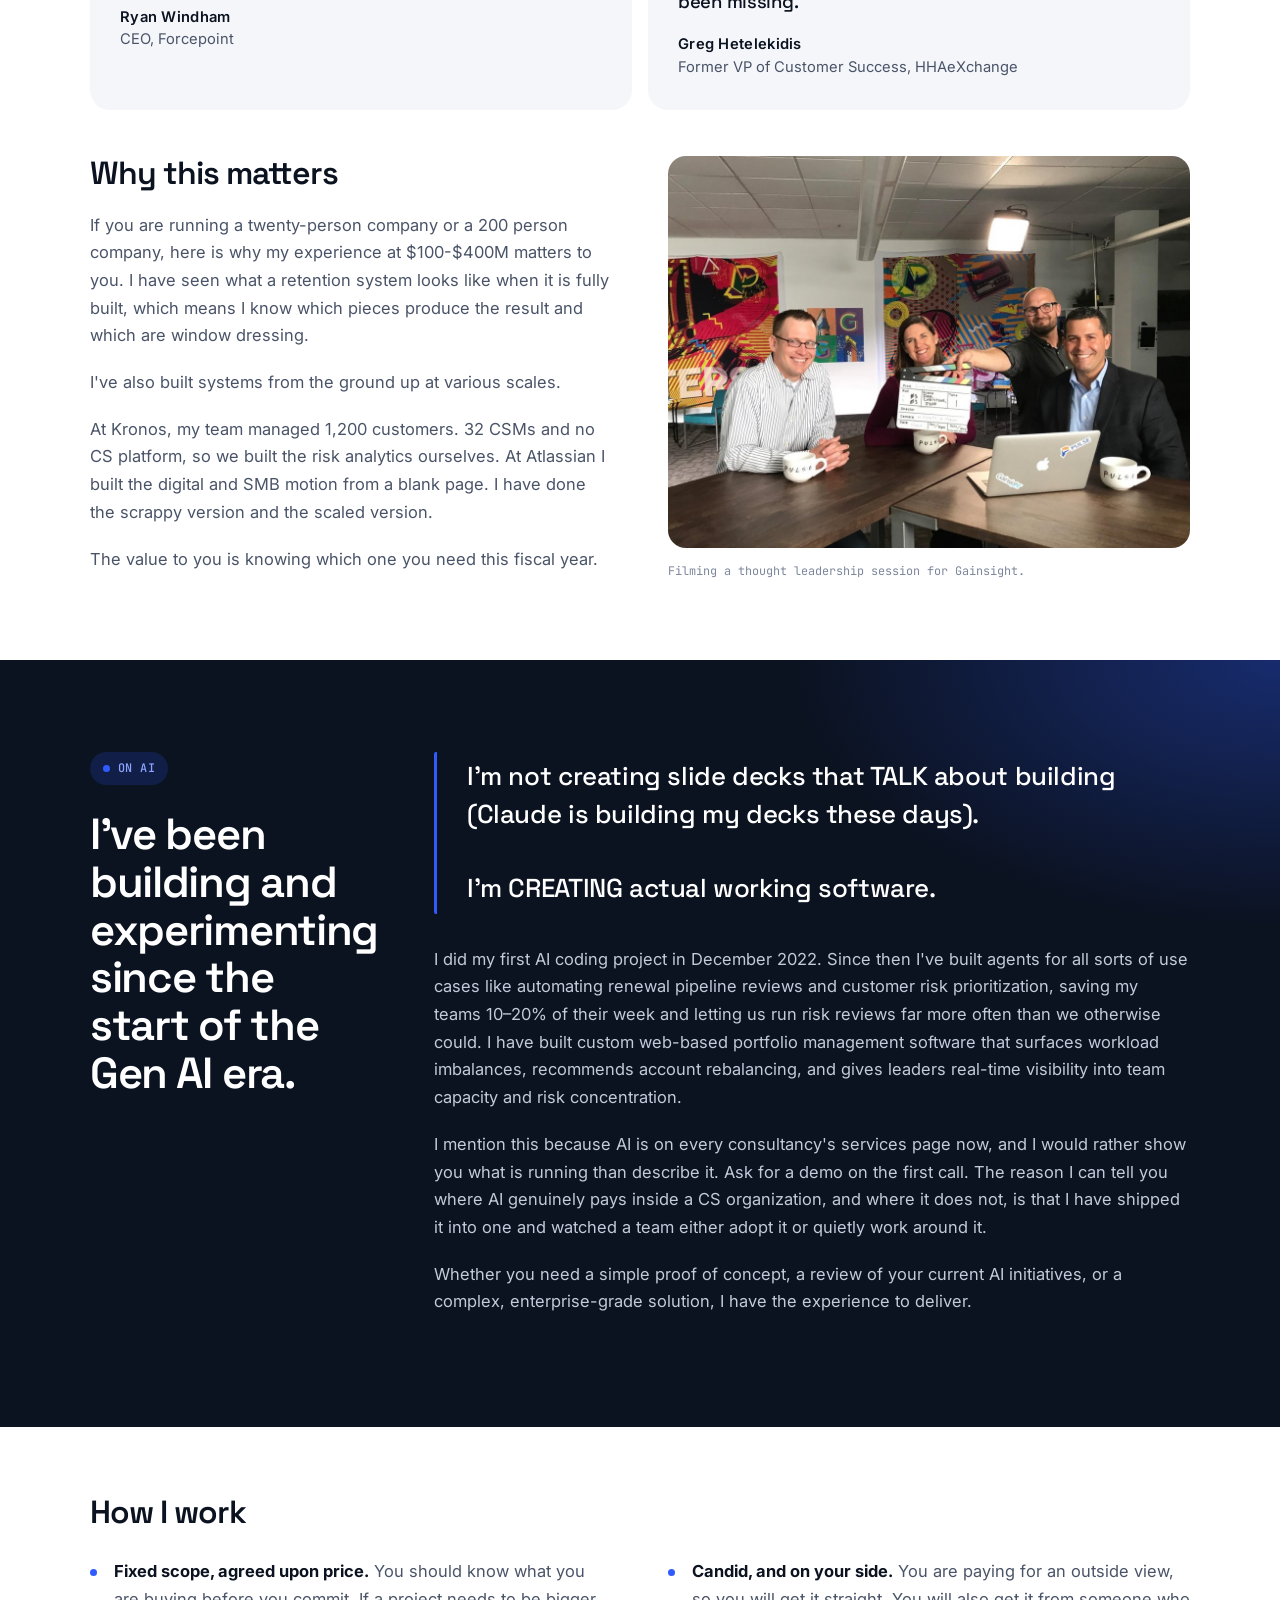
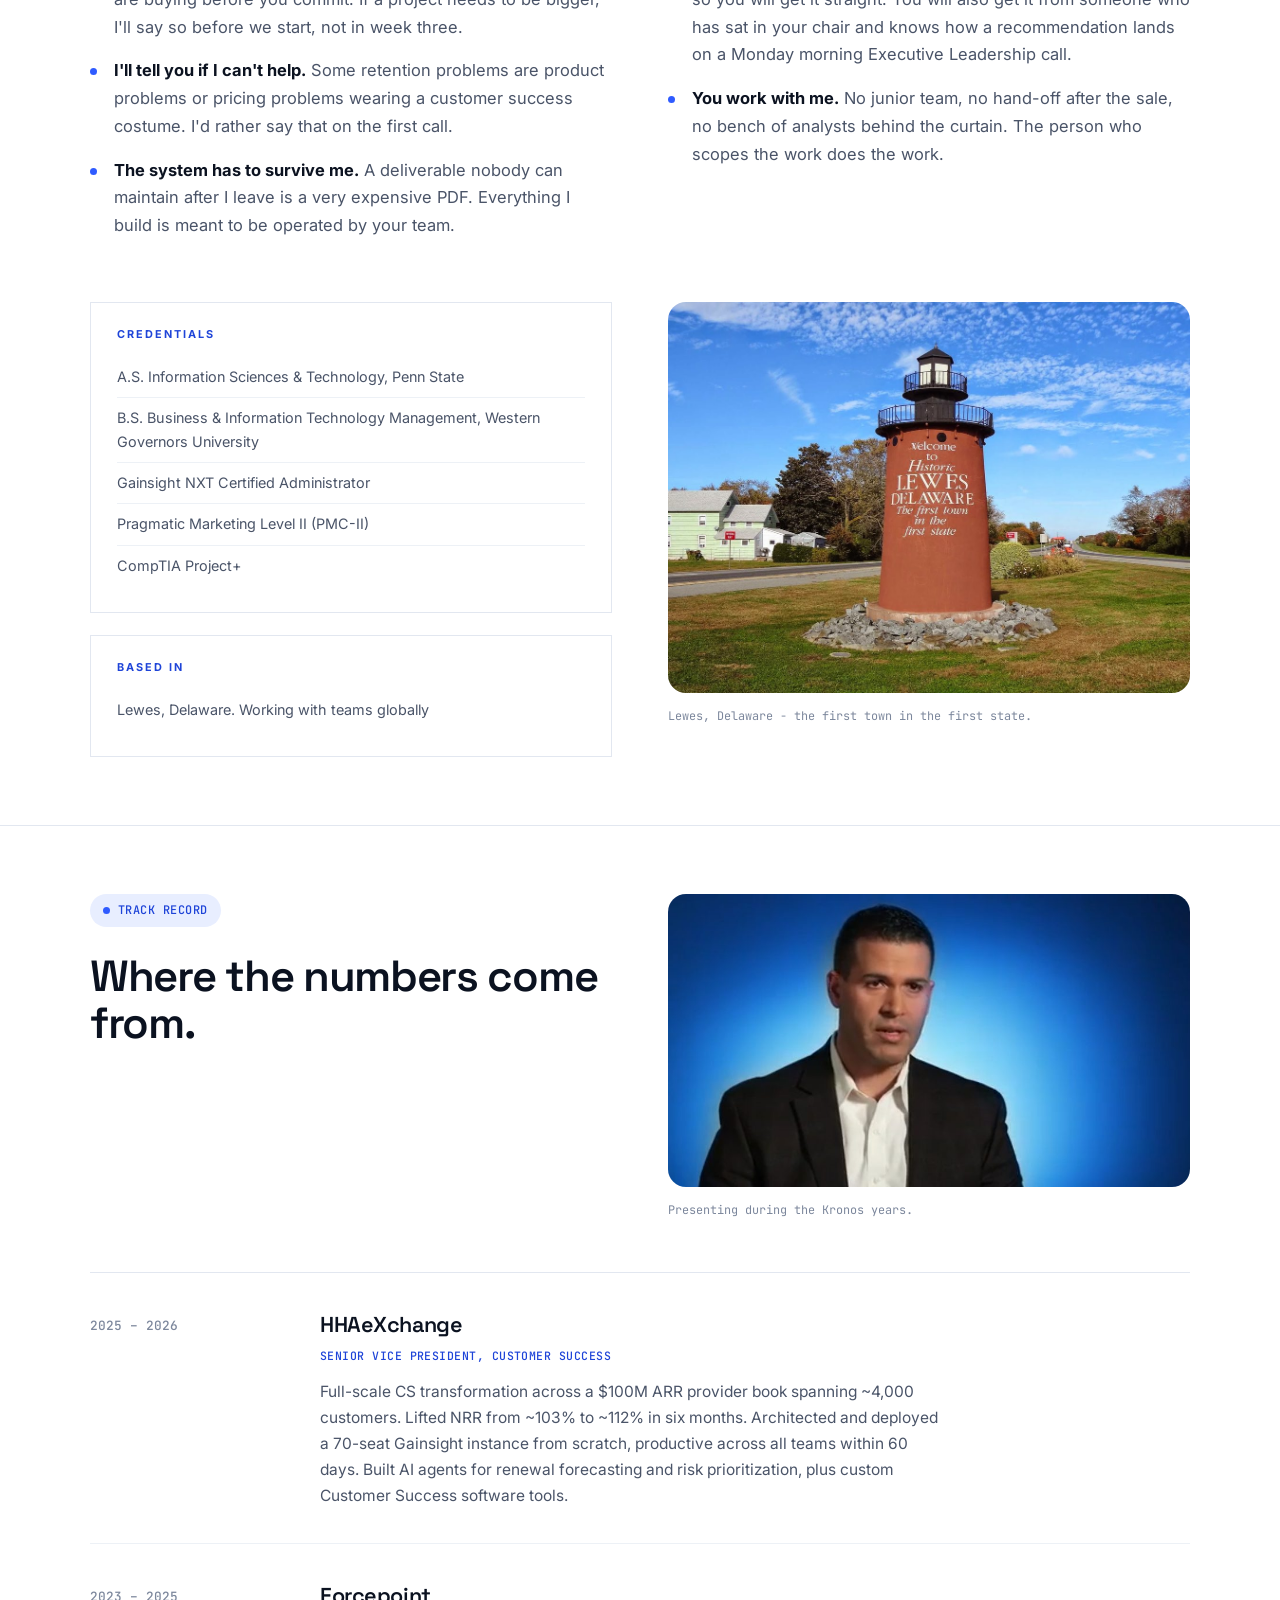
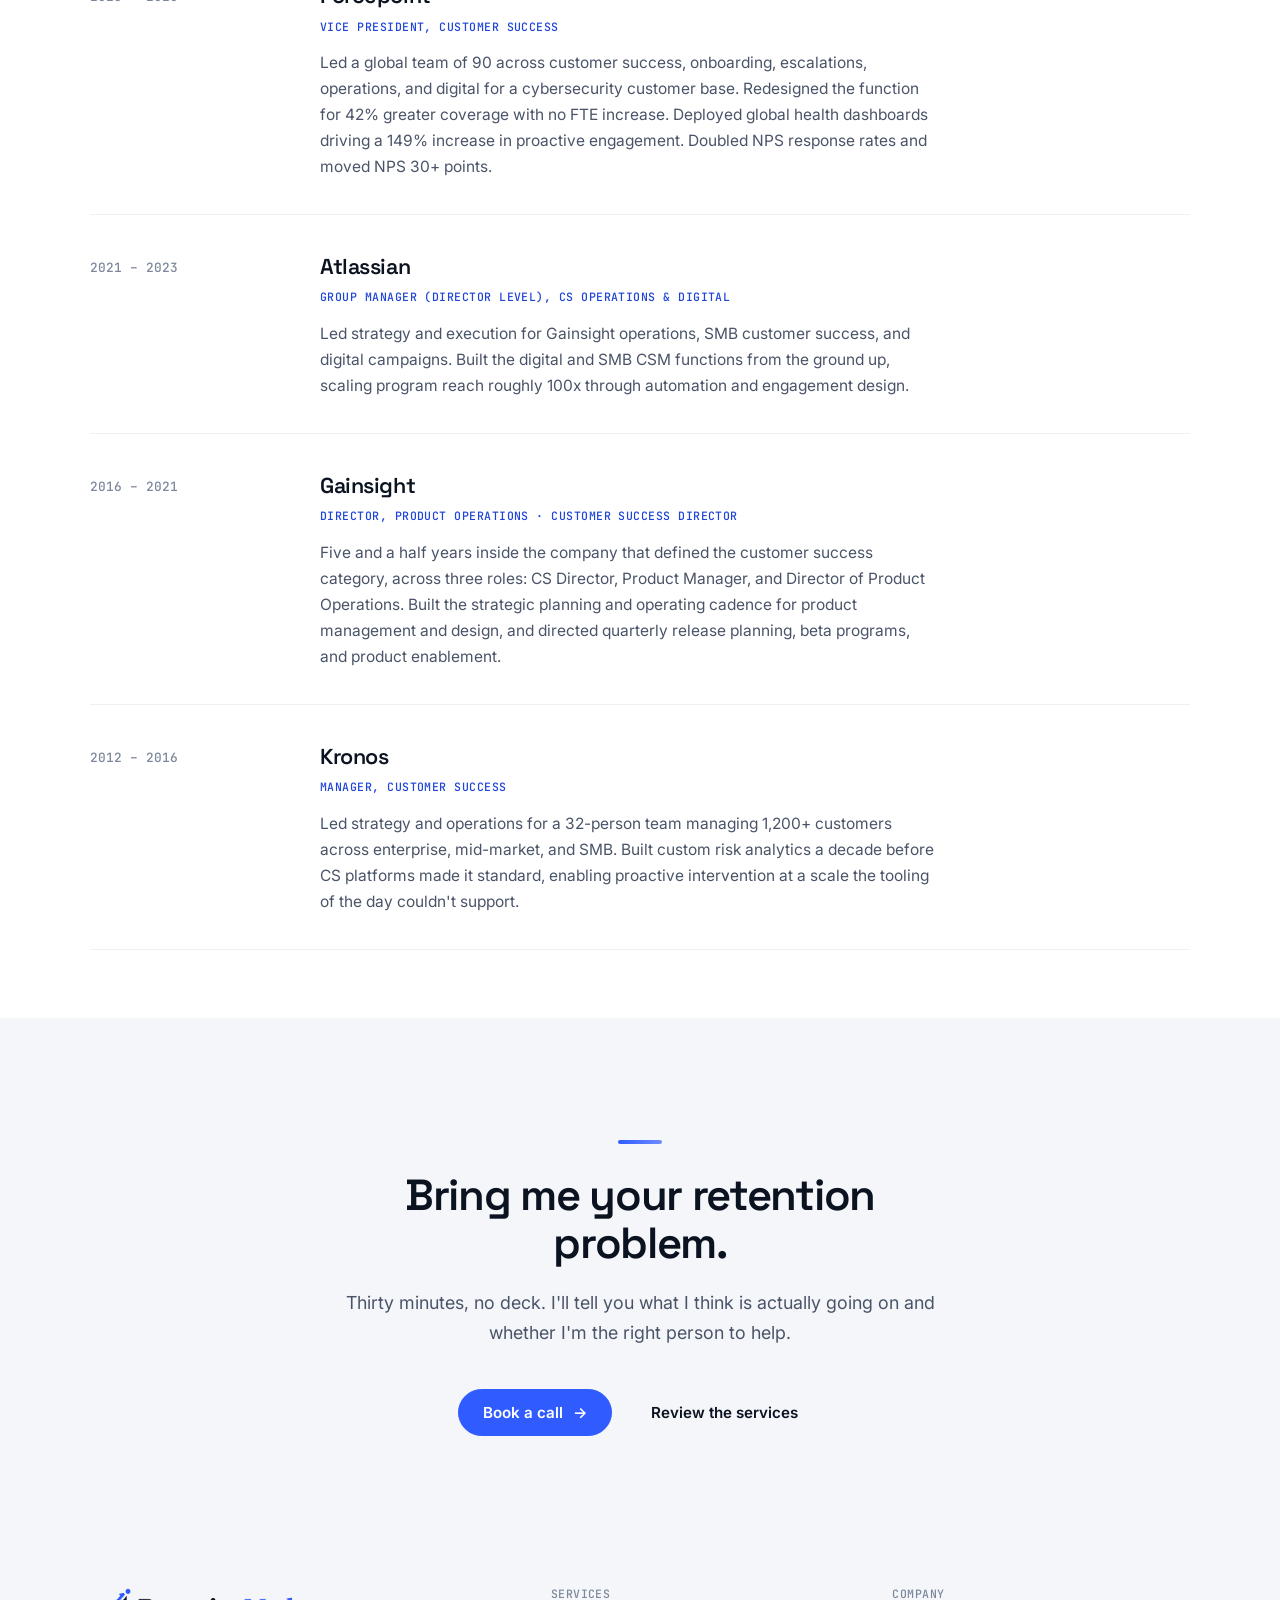
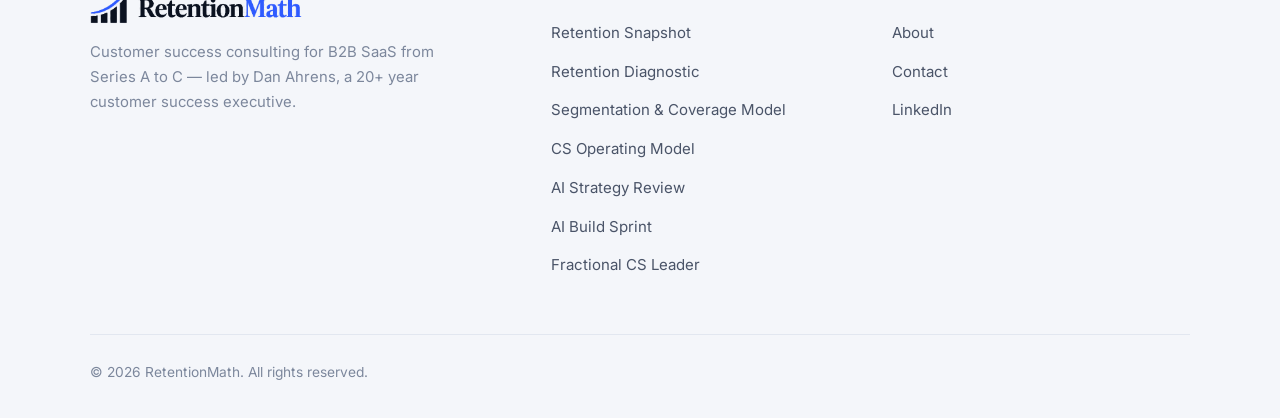
<file: about.html>
<!doctype html>
<html lang="en">
<head>
<meta charset="utf-8">
<meta name="viewport" content="width=device-width, initial-scale=1">
<title>About Dan Ahrens — 20+ Years in Customer Success | RetentionMath</title>
<meta name="description" content="Dan Ahrens has led customer success at HHAeXchange, Forcepoint, Atlassian, Gainsight, and Kronos — a $100M ARR book, a 90-person global org, and the instrumentation underneath both.">
<link rel="canonical" href="https://retentionmath.com/about.html">

<meta property="og:type" content="profile">
<meta property="og:url" content="https://retentionmath.com/about.html">
<meta property="og:title" content="About Dan Ahrens | RetentionMath">
<meta property="og:description" content="20+ years leading customer success organizations, CS operations, and applied AI.">
<meta property="og:image" content="https://retentionmath.com/assets/img/og.png">
<meta name="twitter:card" content="summary_large_image">

<link rel="icon" href="data:image/svg+xml,%3Csvg xmlns='http://www.w3.org/2000/svg' viewBox='0 0 32 32'%3E%3Crect width='32' height='32' rx='4' fill='%230B1220'/%3E%3Cpath d='M7 21.5 L13 14 L17 18 L25 8' stroke='%232F5BFF' stroke-width='2.6' fill='none' stroke-linecap='round' stroke-linejoin='round'/%3E%3C/svg%3E">

<link rel="preconnect" href="https://fonts.googleapis.com">
<link rel="preconnect" href="https://fonts.gstatic.com" crossorigin>
<link href="https://fonts.googleapis.com/css2?family=Space+Grotesk:wght@400;500;600;700&amp;family=Inter:wght@400;500;600;700&amp;family=JetBrains+Mono:wght@400;500&amp;display=swap" rel="stylesheet">
<link rel="stylesheet" href="assets/css/site.css?v=s2">
<style>
  .shot{border:0;border-radius:22px;box-shadow:0 34px 60px -32px rgba(11,18,32,.5);background:var(--white);aspect-ratio:4/5;display:flex;align-items:center;justify-content:center;position:relative;overflow:hidden;max-width:80%}
  @media (max-width:980px){.shot{max-width:340px}}
  .shot img{width:100%;height:100%;object-fit:cover}
  .shot__ph{text-align:center;padding:24px}
  .shot__ph .m{font-family:var(--font-body);font-size:.68rem;letter-spacing:.14em;text-transform:uppercase;color:var(--ink-3);line-height:1.7}
  .card{border:1px solid var(--line);background:var(--white);padding:26px}
  .card h4{font-family:var(--font-body);font-size:.68rem;letter-spacing:.18em;text-transform:uppercase;color:var(--gold-deep);font-weight:700;margin-bottom:16px}
  .card ul{list-style:none;margin:0;padding:0}
  .card ul li{font-size:.9rem;color:var(--ink-2);padding:8px 0;border-bottom:1px solid var(--line-soft)}
  .card ul li:last-child{border-bottom:none}
</style>
</head>
<body>
<a class="skip" href="#main">Skip to content</a>

<!-- partial:header -->
<header class="hdr">
  <div class="wrap hdr__in">
    <a class="brand" href="index.html">
      <img class="brand__logo" src="assets/img/retentionmath-logo.png" alt="RetentionMath" width="672" height="114">
    </a>
    <nav class="nav" id="nav">
      <a href="services.html">Services</a>
      <a href="about.html" aria-current="page">About</a>
      <a href="contact.html">Contact</a>
    </nav>
    <div class="hdr__cta">
      <a class="btn btn--primary btn--sm" href="contact.html">Book a call</a>
      <button class="burger" aria-label="Menu" aria-expanded="false" aria-controls="nav">
        <span></span><span></span><span></span>
      </button>
    </div>
  </div>
</header>
<!-- /partial:header -->

<main id="main">

  <section class="hero" style="padding:96px 0 56px">
    <div class="gridlines"></div>
    <div class="wrap hero__in">
      <p class="eyebrow">About</p>
      <h1 style="font-size:clamp(2.2rem,5vw,3.6rem);max-width:19ch">Twenty plus years of making technology and customers measurable.</h1>
    </div>
  </section>

  <section class="section section--tight">
    <div class="wrap">

      <div class="withfig rv">
        <div class="withfig__t prose">
          <p class="lede">
            I'm Dan Ahrens. I've spent my career in technology and working with customers. I've been a CSM, a leader of CSM teams, a
          product leader inside the platform vendor that defined the category, and for the last
            several years as the executive accountable for retention at global scale.
          </p>
          <p>
            I've always been driven to make technology and customers measurable. For example, in 2012, at
            Kronos, our 32-person team was covering more than 1,200 customers with no CRM system or
            customer success platform to help. So I used the tools we had to build custom risk analytics
            and a simplified CRM - a decade before that kind of tooling became the standard. That builder mentality never left. Every
            role since has been some version of the same question: what do we actually know, how do
            we know it, and what is it worth?</p>

          <h2>What I do</h2>
          <p>
            I help B2B SaaS companies turn customer success into a function that runs on numbers:
            measurable health, deliberate coverage, and a team that acts on both. Sometimes that
            means building the function for the first time. Sometimes it means fixing one that
            stopped scaling or was focused on the wrong metrics. The tools are often the same; the sequence is repeatable.
          </p>
          <p>
            In practice it's three things happening in sequence. 1) Assess and rebuild the measurement layer so
            the numbers mean something. 2) Redesign how coverage and engagement work so the team can
            act on those numbers. 3) Apply automation and AI so a smaller team covers more
            ground than it could before.</p>
        </div>
        <div class="shot">
          <img src="assets/img/dan-portrait.jpg" alt="Dan Ahrens" width="840" height="1050">
        </div>
      </div>

      <div class="withfig withfig--end rv">
        <div class="withfig__t prose">
          <h2>How I learned</h2>
          <p>
            I have been fortunate to learn from some of the best in the business. I spent five and a
            half years at Gainsight, the company that created the customer success category, and had senior leadership roles at a number
            of other leading B2B SaaS companies. 
          </p>
        </div>
        <figure class="fig fig--prose fig--raise">
          <img src="assets/img/pulse-backstage.jpg" alt="Dan Ahrens backstage in the broadcast control area at the Gainsight Pulse conference" width="1200" height="900" loading="lazy">
          <figcaption>
            Backstage at Gainsight Pulse, the conference the customer success category grew up around.
          </figcaption>
        </figure>
      </div>

      <div class="grid grid-2 rv" style="margin-top:44px">
        <div class="cell">
          <div class="cell__n">01</div>
          <div class="cell__k">The platform itself</div>
          <h3>Gainsight</h3>
          <p>
            Five and a half years inside the company that created the customer success category,
            progressing from customer facing roles in Customer Success to Product Management and
            finally Director of Product Operations. I built the strategic planning and operating
            cadence for product management and design. It is an unusual but useful vantage point:
            I know what these platforms are genuinely good at, and I know exactly where the
            marketing outruns the product.
          </p>
        </div>
        <div class="cell">
          <div class="cell__n">02</div>
          <div class="cell__k">Collaboration SaaS</div>
          <h3>Atlassian</h3>
          <p>
            I built the digital and SMB customer success functions from zero, scaling program reach
            roughly 100x through automation and engagement design. I also built the CS Operations
            team, deployed Gainsight in the first six months, and built a robust Gainsight system
            that gave leadership real-time visibility into customer health for the first time.
          </p>
        </div>
        <div class="cell">
          <div class="cell__n">03</div>
          <div class="cell__k">Cybersecurity SaaS</div>
          <h3>Forcepoint</h3>
          <p>
            I led a global Customer Success organization of 90 across customer success, onboarding,
            escalations, operations, and digital. I redesigned the function to deliver 42% greater
            customer coverage with no increase in headcount, deployed global health dashboards that
            drove a 149% increase in proactive customer engagement, and stood up a CS operations and
            digital team that more than doubled NPS response rates while improving the score itself
            more than 30 points.
          </p>
        </div>
        <div class="cell">
          <div class="cell__n">04</div>
          <div class="cell__k">Healthcare SaaS</div>
          <h3>HHAeXchange</h3>
          <p>
            A full CS functional transformation across a $100M ARR book of roughly 4,000 customers.
            I ran an organizational and operational assessment in the first 60 days, then executed a
            phased roadmap that lifted net revenue retention from about 103% to 112% in six months
            &mdash; roughly $9M in annual revenue impact. In parallel, I was the lead architect for a
            70-seat Gainsight instance built from zero, deployed and productive within 60 days of
            kickoff.
          </p>
        </div>
      </div>

      <!-- Endorsements live in their own row, not inside the company cards, so no card reads as
           missing one. New quotes (e.g. from HHAeXchange) simply join this row. Verbatim excerpts only. -->
      <div class="endorse rv">
        <p class="endorse__h">From the people I've worked with</p>
        <div class="testi-row testi-row--2">
        <figure class="testi">
          <div class="rule"><i></i></div>
          <blockquote><p>&ldquo;Having started in customer success, he brought cross functional collaboration between Product and CS to new heights, and he never stopped bringing the customer&rsquo;s view into the room.&rdquo;</p></blockquote>
          <figcaption>
            <b>Maksim Ovsyannikov</b>
            Former SVP of Product and Design, Gainsight
          </figcaption>
        </figure>
        <figure class="testi">
          <div class="rule"><i></i></div>
          <blockquote><p>&ldquo;Few leaders can both design the strategy and build the machinery to deliver it. Dan does both.&rdquo;</p></blockquote>
          <figcaption>
            <b>Gertie Rizzo</b>
            Former Global Head of Customer Success, Atlassian
          </figcaption>
        </figure>
        <figure class="testi">
          <div class="rule"><i></i></div>
          <blockquote><p>&ldquo;Dan transformed the function to reach customers before problems found us, without adding cost, all while keeping customers and the team steady through the change. He left Forcepoint in a much, much better state than when he arrived.&rdquo;</p></blockquote>
          <figcaption>
            <b>Ryan Windham</b>
            CEO, Forcepoint
          </figcaption>
        </figure>
        <figure class="testi">
          <div class="rule"><i></i></div>
          <blockquote><p>&ldquo;Dan led our CS transformation from the front. He was clear about where we needed to go, coached each of us on how to get there, and gave the team the structure around renewals discipline, executive business reviews, and strategic engagement that had been missing.&rdquo;</p></blockquote>
          <figcaption>
            <b>Greg Hetelekidis</b>
            Former VP of Customer Success, HHAeXchange
          </figcaption>
        </figure>
        </div>
      </div>
<p>&nbsp;</p>
      <div class="withfig rv">
        <div class="withfig__t prose">
          <h2>Why this matters</h2>
          <p>
            If you are running a twenty-person company or a 200 person company, here is why my experience at $100-$400M matters to
            you. I have seen what a retention system looks like when it is fully built, which means
            I know which pieces produce the result and which are window dressing. 
            </p>
          <p>
            I've also built systems from the ground up at various scales. </p>
          <p>At Kronos, my team managed 1,200
            customers. 32 CSMs and no CS platform, so we built the risk analytics
            ourselves. At Atlassian I built the digital and SMB motion from a blank page. I have
            done the scrappy version and the scaled version. 
            </p>
          <p>
            The value to you is knowing which one
            you need this fiscal year.</p>

            
        </div>
         <figure class="fig fig--prose">
          <img src="assets/img/pulse-webinar.jpg" alt="Dan Ahrens and three colleagues at a filmed session for the Gainsight Pulse conference, with a clapperboard and Pulse mugs on the table" width="1200" height="800" loading="lazy">
          <figcaption>
            Filming a thought leadership session for Gainsight. 
          </figcaption>
        </figure>
      </div>

    </div>
  </section>

  <!-- ============ ON AI (navy band) ============ -->
  <section class="section section--navy">
    <div class="wrap">
      <div class="grid-2 grid-wide" style="display:grid;gap:56px;align-items:start">
        <div class="rv">
          <p class="eyebrow">On AI</p>
          <h2>I've been building and experimenting since the start of the Gen AI era.</h2>
        </div>
        <div class="rv">
          <div class="pov" style="margin-bottom:32px">
            <p>
              I'm not creating slide decks that TALK about building (Claude is building my decks these days).<br>&nbsp;<br>
              I'm CREATING actual working software.
            </p>
          </div>
          <p class="muted">
            I did my first AI coding project in December 2022. Since then I've built agents for all sorts of use cases like automating renewal pipeline
            reviews and customer risk prioritization, saving my teams 10&ndash;20% of their week and
            letting us run risk reviews far more often than we otherwise could. I have built custom web-based
            portfolio management software that surfaces workload imbalances, recommends account
            rebalancing, and gives leaders real-time visibility into team capacity and risk
            concentration.
          </p>
          <p class="muted">
            I mention this because AI is on every consultancy's services page now, and I would
            rather show you what is running than describe it. Ask for a demo on the first call. The
            reason I can tell you where AI genuinely pays inside a CS organization, and where it
            does not, is that I have shipped it into one and watched a team either adopt it or
            quietly work around it.
          </p>
          <p class="muted">
            Whether you need a simple proof of concept, a review of your current AI initiatives, or
            a complex, enterprise-grade solution, I have the experience to deliver.
          </p>
        </div>
      </div>
    </div>
  </section>

  <section class="section section--tight">
    <div class="wrap">

      <div class="rv">
        <h2 class="worklist__h">How I work</h2>
        <div class="worklist prose">
          <ul>
            <li><strong>Fixed scope, agreed upon price.</strong> You should know what you are buying before you commit. If a project needs to be bigger, I'll say so before we start, not in week three.</li>
            <li><strong>I'll tell you if I can't help.</strong> Some retention problems are product problems or pricing problems wearing a customer success costume. I'd rather say that on the first call.</li>
            <li><strong>The system has to survive me.</strong> A deliverable nobody can maintain after I leave is a very expensive PDF. Everything I build is meant to be operated by your team.</li>
          </ul>
          <ul>
            <li><strong>Candid, and on your side.</strong> You are paying for an outside view, so you will get it straight. You will also get it from someone who has sat in your chair and knows how a recommendation lands on a Monday morning Executive Leadership call.</li>
            <li><strong>You work with me.</strong> No junior team, no hand-off after the sale, no bench of analysts behind the curtain. The person who scopes the work does the work.</li>
          </ul>
        </div>
      </div>

      <div class="cardrow rv">
        <div class="cardrow__c">
          <div class="card">
            <h4>Credentials</h4>
            <ul>
              <li>A.S. Information Sciences &amp; Technology, Penn State</li>
              <li>B.S. Business &amp; Information Technology Management, Western Governors University</li>
              <li>Gainsight NXT Certified Administrator</li>
              <li>Pragmatic Marketing Level II (PMC-II)</li>
              <li>CompTIA Project+</li>
              
              
            </ul>
          </div>
          <div class="card">
            <h4>Based in</h4>
            <ul>
              <li>Lewes, Delaware. Working with teams globally</li>
            </ul>
          </div>
        </div>
        <figure class="fig">
          <img src="assets/img/lewes.jpg" alt="The Welcome to Historic Lewes, Delaware lighthouse sign at the edge of town" width="1100" height="825" loading="lazy">
          <figcaption>Lewes, Delaware - the first town in the first state.</figcaption>
        </figure>
      </div>

    </div>
  </section>

  <!-- ============ TIMELINE ============ -->
  <section class="section section--tight section--hair">
    <div class="wrap">
      <div class="withfig rv">
        <div class="withfig__t">
          <p class="eyebrow">Track record</p>
          <h2>Where the numbers come from.</h2>
        </div>
        <figure class="fig">
          <img src="assets/img/kronos-still.jpg" alt="Dan Ahrens speaking to camera in a customer video filmed during his years at Kronos" width="900" height="506" loading="lazy">
          <figcaption>Presenting during the Kronos years.</figcaption>
        </figure>
      </div>

      <div class="tl rv" style="margin-top:52px">
        <div class="tl__row">
          <div class="tl__when">2025 &ndash; 2026</div>
          <div>
            <div class="tl__co">HHAeXchange</div>
            <div class="tl__role">Senior Vice President, Customer Success</div>
            <div class="tl__body">
              <p>
                Full-scale CS transformation across a $100M ARR provider book spanning ~4,000
                customers. Lifted NRR from ~103% to ~112% in six months. Architected and deployed a
                70-seat Gainsight instance from scratch, productive across all teams within 60 days.
                Built AI agents for renewal forecasting and risk prioritization, plus custom
                Customer Success software tools.
              </p>
            </div>
          </div>
        </div>
        <div class="tl__row">
          <div class="tl__when">2023 &ndash; 2025</div>
          <div>
            <div class="tl__co">Forcepoint</div>
            <div class="tl__role">Vice President, Customer Success</div>
            <div class="tl__body">
              <p>
                Led a global team of 90 across customer success, onboarding, escalations, operations,
                and digital for a cybersecurity customer base. Redesigned the function for 42% greater
                coverage with no FTE increase. Deployed global health dashboards driving a 149%
                increase in proactive engagement. Doubled NPS response rates and moved NPS 30+ points.
              </p>
            </div>
          </div>
        </div>
        <div class="tl__row">
          <div class="tl__when">2021 &ndash; 2023</div>
          <div>
            <div class="tl__co">Atlassian</div>
            <div class="tl__role">Group Manager (Director Level), CS Operations &amp; Digital</div>
            <div class="tl__body">
              <p>
                Led strategy and execution for Gainsight operations, SMB customer success, and digital
                campaigns. Built the digital and SMB CSM functions from the ground up, scaling program
                reach roughly 100x through automation and engagement design.
              </p>
            </div>
          </div>
        </div>
        <div class="tl__row">
          <div class="tl__when">2016 &ndash; 2021</div>
          <div>
            <div class="tl__co">Gainsight</div>
            <div class="tl__role">Director, Product Operations &middot; Customer Success Director</div>
            <div class="tl__body">
              <p>
                Five and a half years inside the company that defined the customer success category,
                across three roles: CS Director, Product Manager, and Director of Product Operations.
                Built the strategic planning and operating cadence for product management and design,
                and directed quarterly release planning, beta programs, and product enablement.
              </p>
            </div>
          </div>
        </div>
        <div class="tl__row">
          <div class="tl__when">2012 &ndash; 2016</div>
          <div>
            <div class="tl__co">Kronos</div>
            <div class="tl__role">Manager, Customer Success</div>
            <div class="tl__body">
              <p>
                Led strategy and operations for a 32-person team managing 1,200+ customers across enterprise, mid-market, and SMB.
                Built custom risk analytics a decade before CS platforms made it standard, enabling
                proactive intervention at a scale the tooling of the day couldn't support.
              </p>
              
            </div>
          </div>
        </div>
      </div>
    </div>
  </section>

  <section class="cta">
    <div class="wrap rv">
      <div class="rule rule--center"><i></i></div>
      <h2>Bring me your retention problem.</h2>
      <p class="lede">
        Thirty minutes, no deck. I'll tell you what I think is actually going on and whether I'm
        the right person to help.
      </p>
      <div class="btn-row">
        <a class="btn btn--primary" href="contact.html">Book a call <span class="arrow">&rarr;</span></a>
        <a class="btn btn--ghost" href="services.html">Review the services</a>
      </div>
    </div>
  </section>

</main>

<!-- partial:footer -->
<footer class="ftr">
  <div class="wrap">
    <div class="ftr__top">
      <div class="ftr__brand">
        <a class="brand" href="index.html">
          <img class="brand__logo" src="assets/img/retentionmath-logo.png" alt="RetentionMath" width="672" height="114">
        </a>
        <p class="ftr__bio">
          Customer success consulting for B2B SaaS from Series A to C &mdash; led by Dan Ahrens,
          a 20+ year customer success executive.
        </p>
      </div>
      <div>
        <h4>Services</h4>
        <ul>
          <li><a href="services.html#snapshot">Retention Snapshot</a></li>
          <li><a href="services.html#diagnostic">Retention Diagnostic</a></li>
          <li><a href="services.html#segmentation">Segmentation &amp; Coverage Model</a></li>
          <li><a href="services.html#operating-model">CS Operating Model</a></li>
          <li><a href="services.html#ai-strategy-review">AI Strategy Review</a></li>
          <li><a href="services.html#ai-build-sprint">AI Build Sprint</a></li>
          <li><a href="services.html#fractional">Fractional CS Leader</a></li>
        </ul>
      </div>
      <div>
        <h4>Company</h4>
        <ul>
          <li><a href="about.html">About</a></li>
          <li><a href="contact.html">Contact</a></li>
          <li><a href="https://www.linkedin.com/in/dan7ahrens" target="_blank" rel="noopener">LinkedIn</a></li>
        </ul>
      </div>
    </div>
    <div class="ftr__btm">
      <p>&copy; 2026 RetentionMath. All rights reserved.</p>
    </div>
  </div>
</footer>
<!-- /partial:footer -->

<script src="assets/js/site.js?v=24"></script>
</body>
</html>
</file>
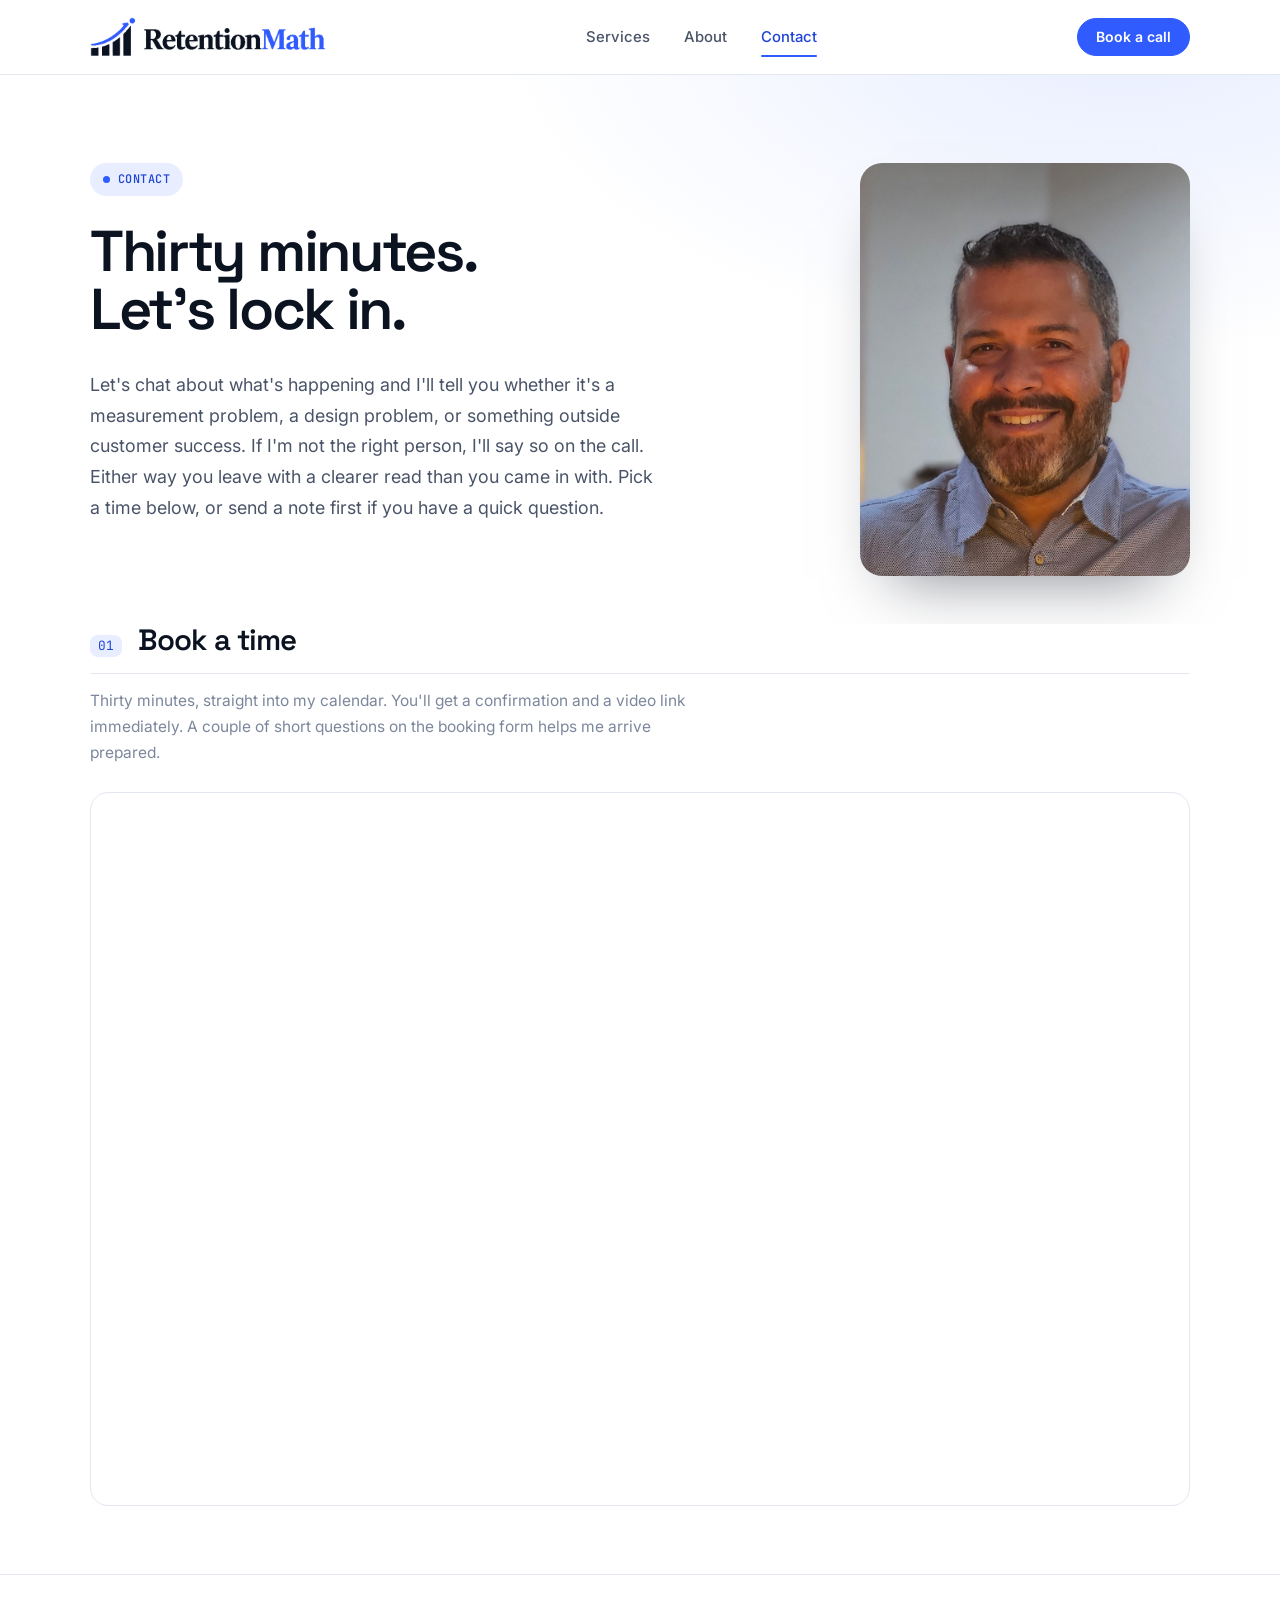
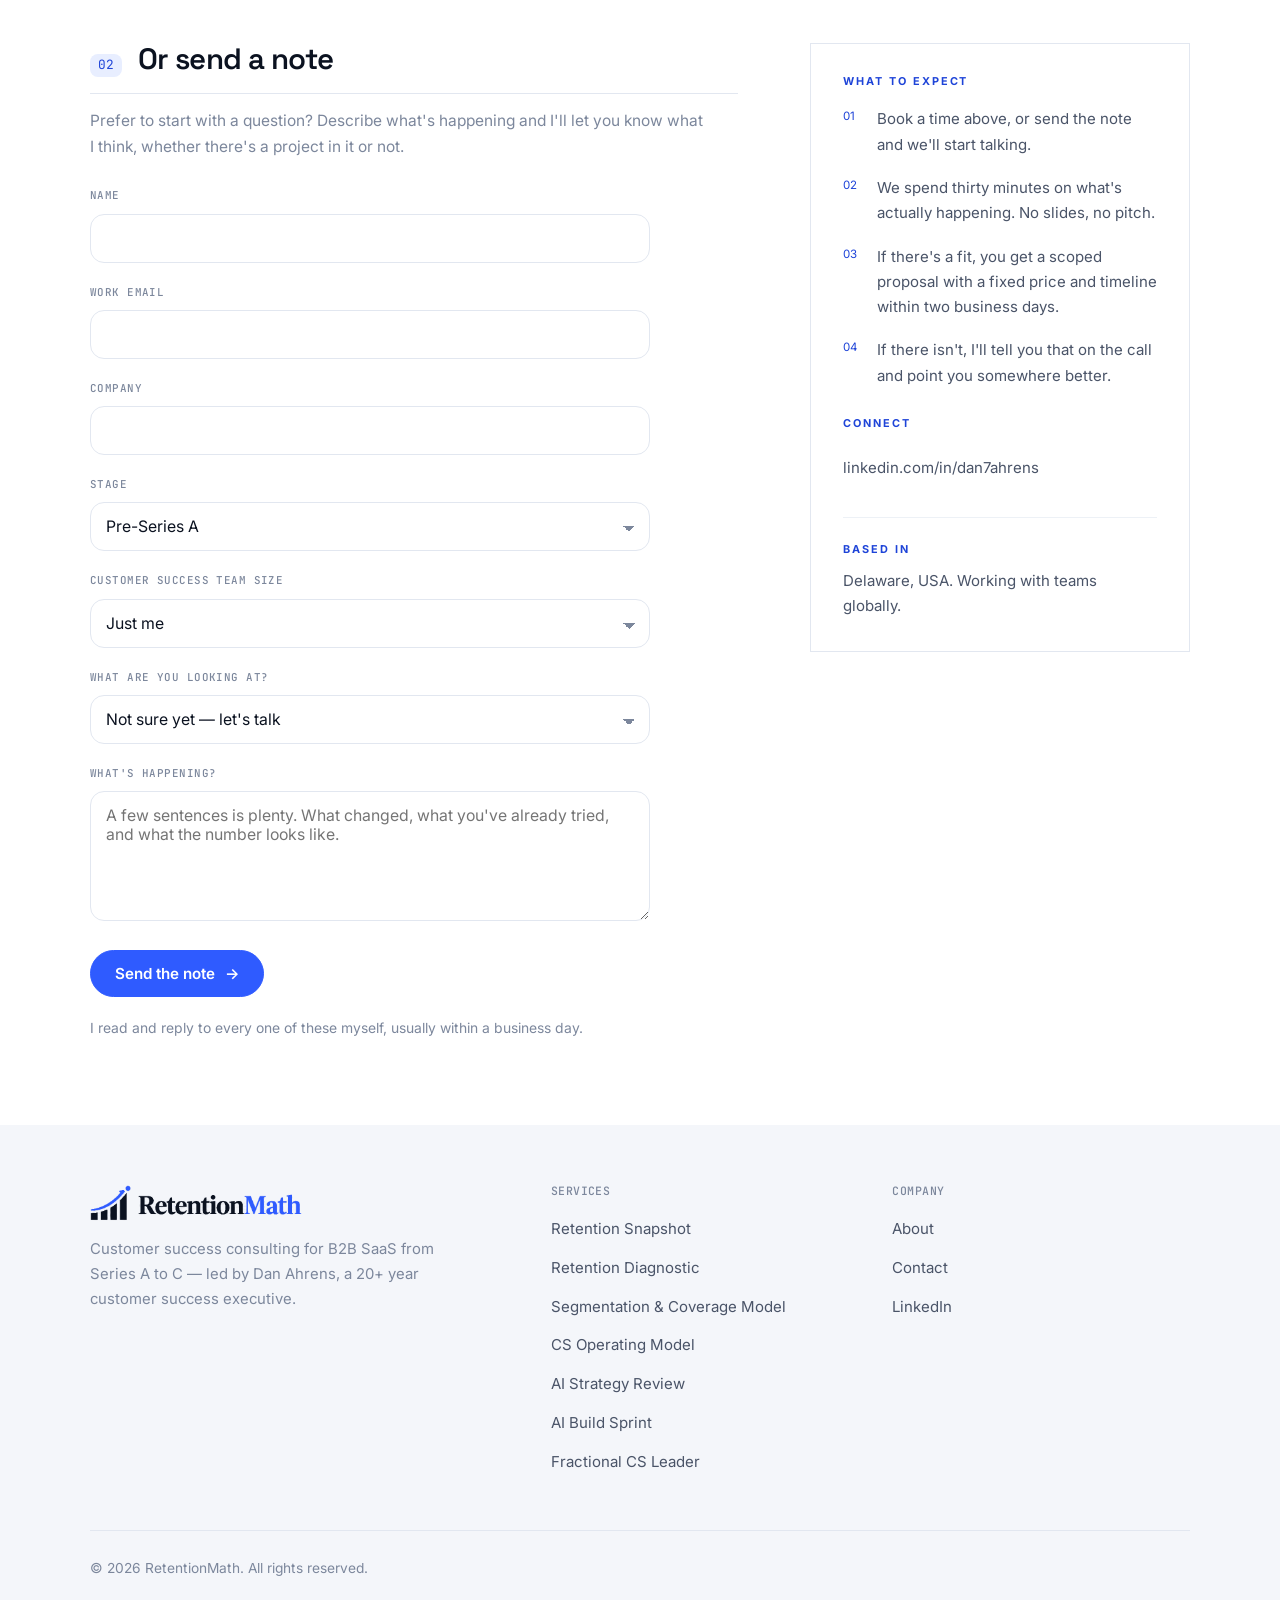
<file: contact.html>
<!doctype html>
<html lang="en">
<head>
<meta charset="utf-8">
<meta name="viewport" content="width=device-width, initial-scale=1">
<title>Contact — Book a Retention Call | RetentionMath</title>
<meta name="description" content="Book a 30-minute call with Dan Ahrens to talk through your retention problem, or send a note first. No deck, no pitch — an honest read on what's actually going on.">
<link rel="canonical" href="https://retentionmath.com/contact.html">

<meta property="og:type" content="website">
<meta property="og:url" content="https://retentionmath.com/contact.html">
<meta property="og:title" content="Contact | RetentionMath">
<meta property="og:description" content="Book a 30-minute call. No deck, no pitch.">
<meta property="og:image" content="https://retentionmath.com/assets/img/og.png">
<meta name="twitter:card" content="summary_large_image">

<link rel="icon" href="data:image/svg+xml,%3Csvg xmlns='http://www.w3.org/2000/svg' viewBox='0 0 32 32'%3E%3Crect width='32' height='32' rx='4' fill='%230B1220'/%3E%3Cpath d='M7 21.5 L13 14 L17 18 L25 8' stroke='%232F5BFF' stroke-width='2.6' fill='none' stroke-linecap='round' stroke-linejoin='round'/%3E%3C/svg%3E">

<link rel="preconnect" href="https://fonts.googleapis.com">
<link rel="preconnect" href="https://fonts.gstatic.com" crossorigin>
<link href="https://fonts.googleapis.com/css2?family=Space+Grotesk:wght@400;500;600;700&amp;family=Inter:wght@400;500;600;700&amp;family=JetBrains+Mono:wght@400;500&amp;display=swap" rel="stylesheet">
<link rel="stylesheet" href="assets/css/site.css?v=s2">
<style>
  .ct{display:grid;grid-template-columns:1fr 380px;gap:72px;align-items:start}
  .side{border:1px solid var(--line);background:var(--white);padding:32px}
  .side h4{font-family:var(--font-body);font-size:.68rem;letter-spacing:.18em;text-transform:uppercase;color:var(--gold-deep);font-weight:700;margin-bottom:18px}
  .side ol{margin:0 0 30px;padding:0;list-style:none;counter-reset:s}
  .side ol li{counter-increment:s;position:relative;padding:0 0 18px 34px;font-size:.94rem;color:var(--ink-2)}
  .side ol li::before{content:counter(s,decimal-leading-zero);position:absolute;left:0;top:1px;font-family:var(--font-body);font-size:.72rem;color:var(--gold-deep)}
  .side ol li:last-child{padding-bottom:0}
  .direct{border-top:1px solid var(--line-soft);margin-top:30px;padding-top:26px}
  .direct a{display:block;color:var(--ink-2);text-decoration:none;font-size:.94rem;padding:7px 0;transition:color .16s ease}
  .direct a:hover{color:var(--gold-deep)}
  @media (max-width:900px){.ct{grid-template-columns:1fr;gap:44px}}
</style>
</head>
<body>
<a class="skip" href="#main">Skip to content</a>

<!-- partial:header -->
<header class="hdr">
  <div class="wrap hdr__in">
    <a class="brand" href="index.html">
      <img class="brand__logo" src="assets/img/retentionmath-logo.png" alt="RetentionMath" width="672" height="114">
    </a>
    <nav class="nav" id="nav">
      <a href="services.html">Services</a>
      <a href="about.html">About</a>
      <a href="contact.html" aria-current="page">Contact</a>
    </nav>
    <div class="hdr__cta">
      <a class="btn btn--primary btn--sm" href="#book">Book a call</a>
      <button class="burger" aria-label="Menu" aria-expanded="false" aria-controls="nav">
        <span></span><span></span><span></span>
      </button>
    </div>
  </div>
</header>
<!-- /partial:header -->

<main id="main">

  <section class="hero" style="padding:88px 0 48px">
    <div class="gridlines"></div>
    <div class="wrap hero__in">
      <div class="hero__grid hero__grid--top">
      <div class="hero__copy">
      <p class="eyebrow">Contact</p>
      <h1 style="font-size:clamp(2.2rem,5vw,3.6rem);max-width:19ch">Thirty minutes. <br>Let's lock in.<br></h1>
      <p class="lede">
        <br>Let's chat about what's happening and 
        I'll tell you whether it's a measurement problem, a design problem, or something 
        outside customer success. If I'm not the right person, I'll say so on
        the call. Either way you leave with a clearer read than you came in with.
        Pick a time below, or send a note first if you have a quick question.  
      </p>
      </div>

      <figure class="portrait portrait--plain">
        <img src="assets/img/dan-casual.jpg" alt="Dan Ahrens" width="800" height="1000">
      </figure>
      </div>
    </div>
  </section>

  <!-- ============ BOOK ============ -->
  <section class="section section--tight" style="padding-top:0" id="book">
    <div class="wrap">
      <div class="lane__h rv">
        <span class="lane__n">01</span>
        <h2>Book a time</h2>
      </div>
      <p class="lane__d rv">
        Thirty minutes, straight into my calendar. You'll get a confirmation and a video link
        immediately. A couple of short questions on the booking form helps me arrive prepared.
      </p>
      <div class="cal rv">
        <div class="calendly-inline-widget"
             data-url="https://calendly.com/retentionmath/30min?background_color=ffffff&amp;text_color=0b1220&amp;primary_color=2f5bff"></div>
        <noscript>
          <p class="muted" style="padding:28px">
            Booking needs JavaScript. Open
            <a href="https://calendly.com/retentionmath/30min" style="color:var(--gold-deep)">calendly.com/retentionmath/30min</a>
            directly, or email <a href="mailto:dan@retentionmath.com" style="color:var(--gold-deep)">dan@retentionmath.com</a>.
          </p>
        </noscript>
      </div>
    </div>
  </section>

  <!-- ============ SEND A NOTE ============ -->
  <section class="section section--tight section--hair" id="form">
    <div class="wrap">
      <div class="ct rv">
        <div>
          <div class="lane__h">
            <span class="lane__n">02</span>
            <h2>Or send a note</h2>
          </div>
          <p class="lane__d">
            Prefer to start with a question? Describe what's happening and I'll let you know
            what I think, whether there's a project in it or not.
          </p>

          <form class="form" data-ajax action="https://formspree.io/f/mppzjbak" method="POST">
            <input type="hidden" name="_subject" value="New RetentionMath enquiry">
            <div class="hp" aria-hidden="true">
              <label for="company-url">Leave this field empty</label>
              <input type="text" id="company-url" name="_gotcha" tabindex="-1" autocomplete="off">
            </div>
            <div class="field">
              <label for="name">Name</label>
              <input type="text" id="name" name="name" required autocomplete="name">
            </div>
            <div class="field">
              <label for="email">Work email</label>
              <input type="email" id="email" name="email" required autocomplete="email">
            </div>
            <div class="field">
              <label for="company">Company</label>
              <input type="text" id="company" name="company" autocomplete="organization">
            </div>
            <div class="field">
              <label for="stage">Stage</label>
              <select id="stage" name="stage">
                <option>Pre-Series A</option>
                <option>Series A</option>
                <option>Series B</option>
                <option>Series C or later</option>
                <option>Bootstrapped or other</option>
              </select>
            </div>
            <div class="field">
              <label for="team">Customer success team size</label>
              <select id="team" name="team">
                <option>Just me</option>
                <option>2&ndash;5</option>
                <option>6&ndash;15</option>
                <option>16&ndash;40</option>
                <option>40+</option>
              </select>
            </div>
            <div class="field">
              <label for="interest">What are you looking at?</label>
              <select id="interest" name="interest">
                <option>Not sure yet &mdash; let's talk</option>
                <option>Retention Snapshot</option>
                <option>Retention Diagnostic</option>
                <option>Segmentation &amp; Coverage Model</option>
                <option>CS Operating Model</option>
                <option>AI Strategy Review</option>
                <option>AI Build Sprint</option>
                <option>Fractional CS Leader</option>
              </select>
            </div>
            <div class="field">
              <label for="message">What's happening?</label>
              <textarea id="message" name="message" placeholder="A few sentences is plenty. What changed, what you've already tried, and what the number looks like."></textarea>
            </div>
            <div>
              <button class="btn btn--primary" type="submit">Send the note <span class="arrow">&rarr;</span></button>
            </div>
            <p class="form__status" id="form-status" role="status" aria-live="polite"></p>
            <p class="form__note">
              I read and reply to every one of these myself, usually within a business day.
            </p>
          </form>
        </div>

        <aside class="side">
          <h4>What to expect</h4>
          <ol>
            <li>Book a time above, or send the note and we'll start talking.</li>
            <li>We spend thirty minutes on what's actually happening. No slides, no pitch.</li>
            <li>If there's a fit, you get a scoped proposal with a fixed price and timeline within two business days.</li>
            <li>If there isn't, I'll tell you that on the call and point you somewhere better.</li>
          </ol>

          <h4>Connect</h4>
          <div class="direct" style="border-top:none;margin-top:0;padding-top:0">
           
            <a href="https://www.linkedin.com/in/dan7ahrens" target="_blank" rel="noopener">linkedin.com/in/dan7ahrens</a>
          </div>

          <div class="direct">
            <h4 style="margin-bottom:12px">Based in</h4>
            <p class="muted" style="font-size:.94rem;margin:0">
              Delaware, USA. Working with teams globally.
            </p>
          </div>
        </aside>
      </div>
    </div>
  </section>

</main>

<!-- partial:footer -->
<footer class="ftr">
  <div class="wrap">
    <div class="ftr__top">
      <div class="ftr__brand">
        <a class="brand" href="index.html">
          <img class="brand__logo" src="assets/img/retentionmath-logo.png" alt="RetentionMath" width="672" height="114">
        </a>
        <p class="ftr__bio">
          Customer success consulting for B2B SaaS from Series A to C &mdash; led by Dan Ahrens,
          a 20+ year customer success executive.
        </p>
      </div>
      <div>
        <h4>Services</h4>
        <ul>
          <li><a href="services.html#snapshot">Retention Snapshot</a></li>
          <li><a href="services.html#diagnostic">Retention Diagnostic</a></li>
          <li><a href="services.html#segmentation">Segmentation &amp; Coverage Model</a></li>
          <li><a href="services.html#operating-model">CS Operating Model</a></li>
          <li><a href="services.html#ai-strategy-review">AI Strategy Review</a></li>
          <li><a href="services.html#ai-build-sprint">AI Build Sprint</a></li>
          <li><a href="services.html#fractional">Fractional CS Leader</a></li>
        </ul>
      </div>
      <div>
        <h4>Company</h4>
        <ul>
          <li><a href="about.html">About</a></li>
          <li><a href="contact.html">Contact</a></li>
          <li><a href="https://www.linkedin.com/in/dan7ahrens" target="_blank" rel="noopener">LinkedIn</a></li>
        </ul>
      </div>
    </div>
    <div class="ftr__btm">
      <p>&copy; 2026 RetentionMath. All rights reserved.</p>
    </div>
  </div>
</footer>
<!-- /partial:footer -->

<script src="assets/js/site.js?v=24"></script>
<script src="https://assets.calendly.com/assets/external/widget.js" async></script>
</body>
</html>
</file>
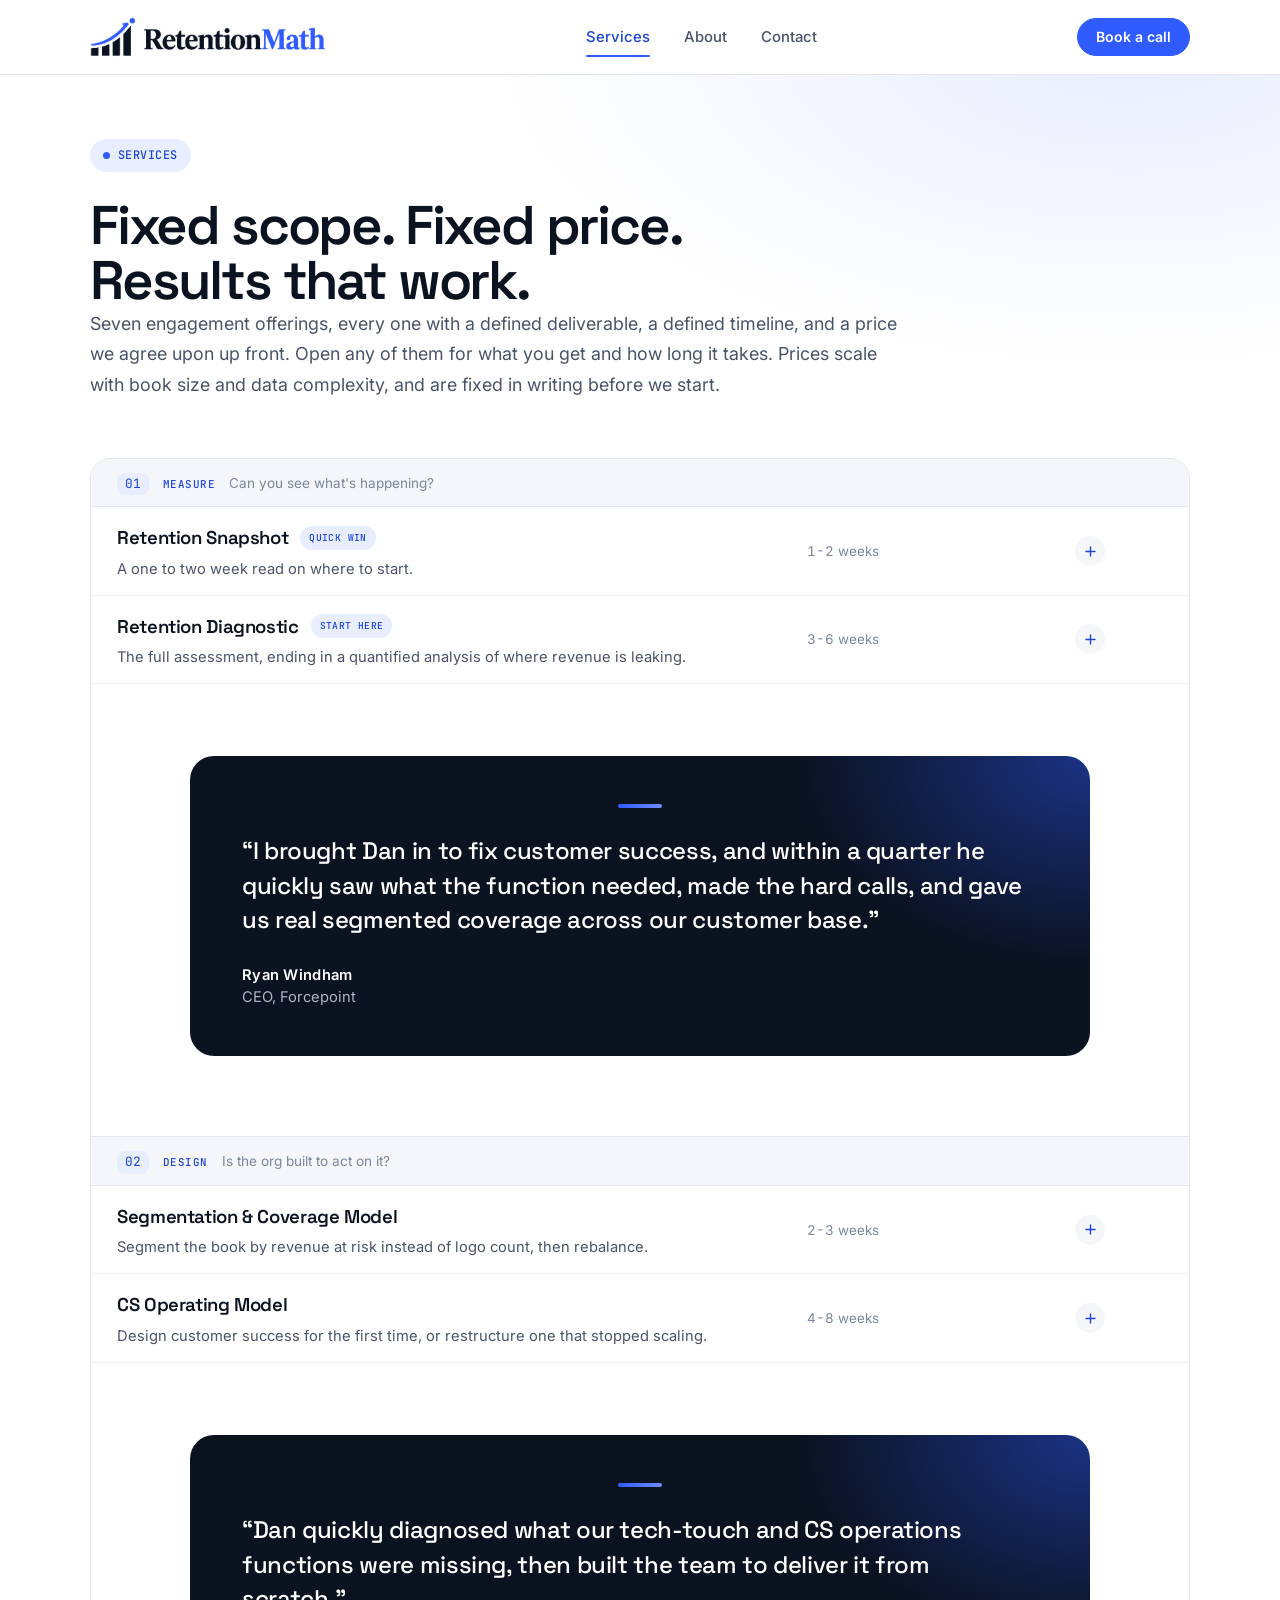
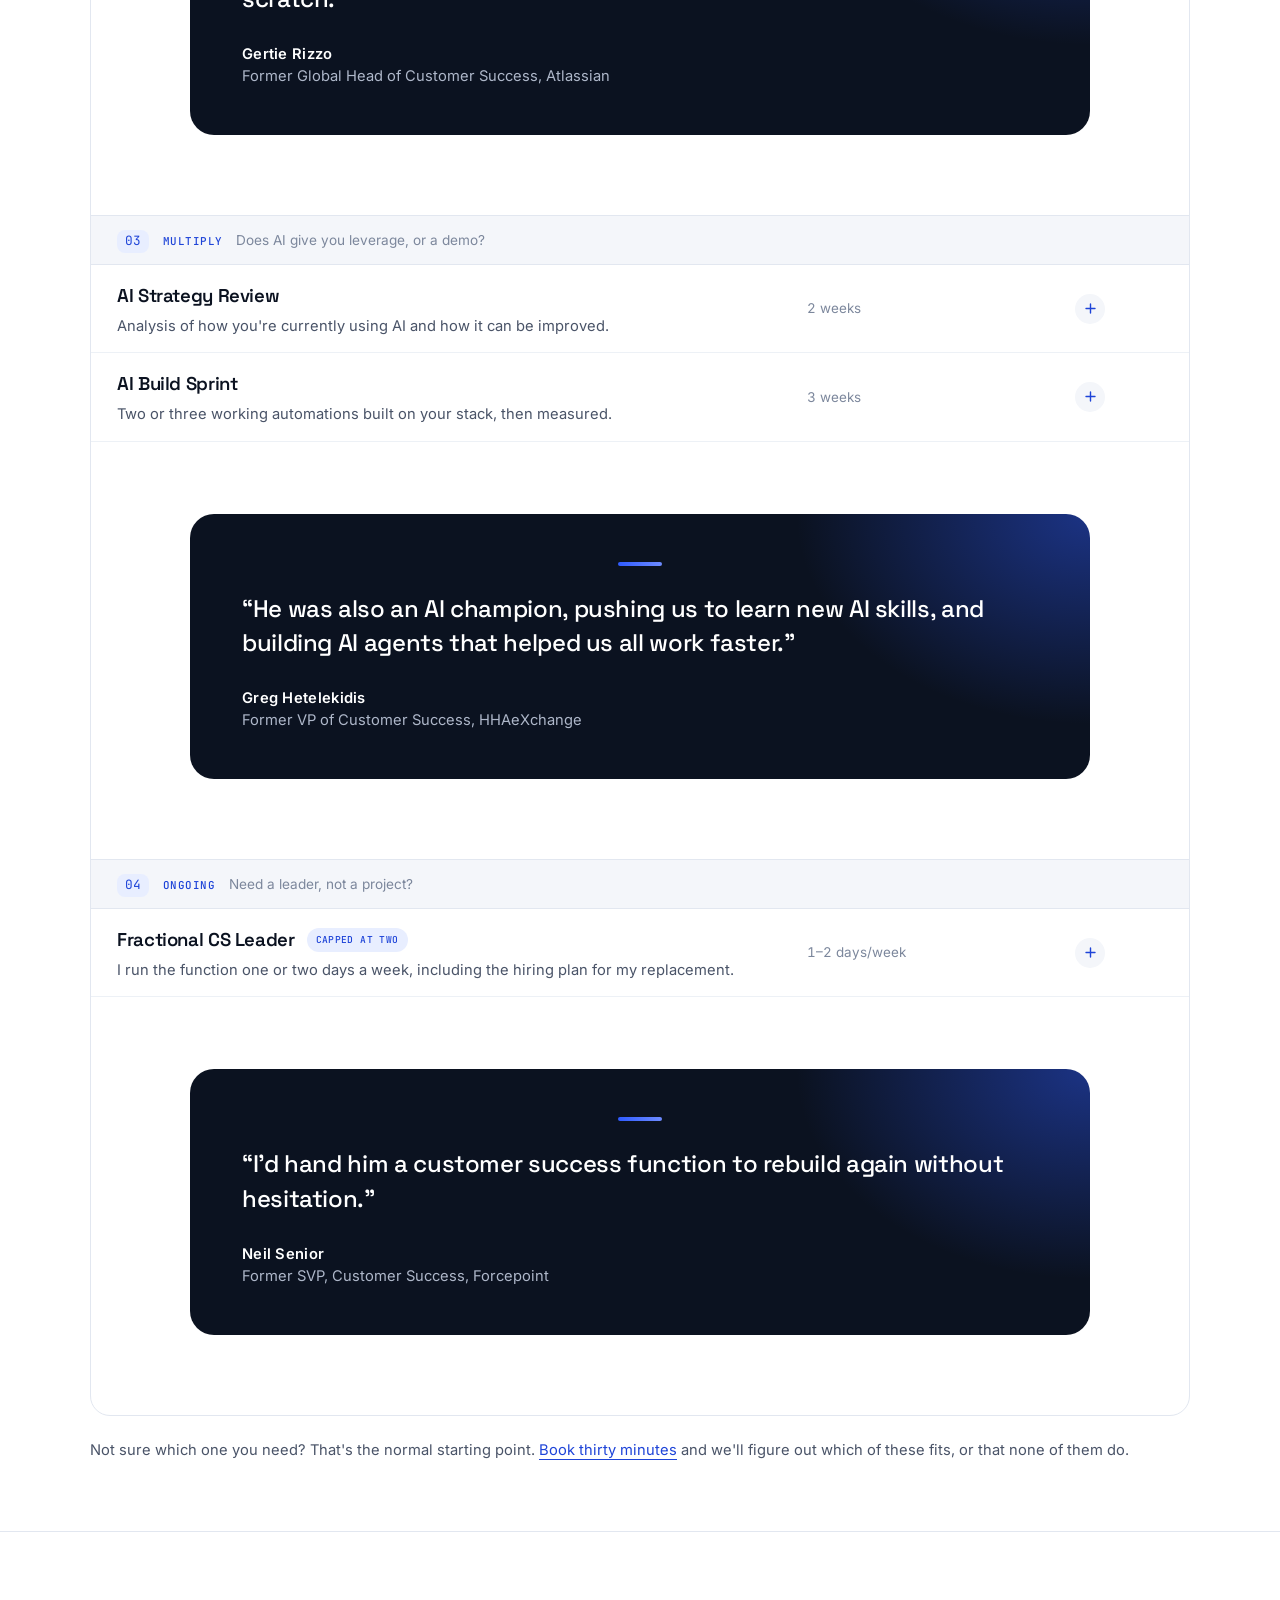
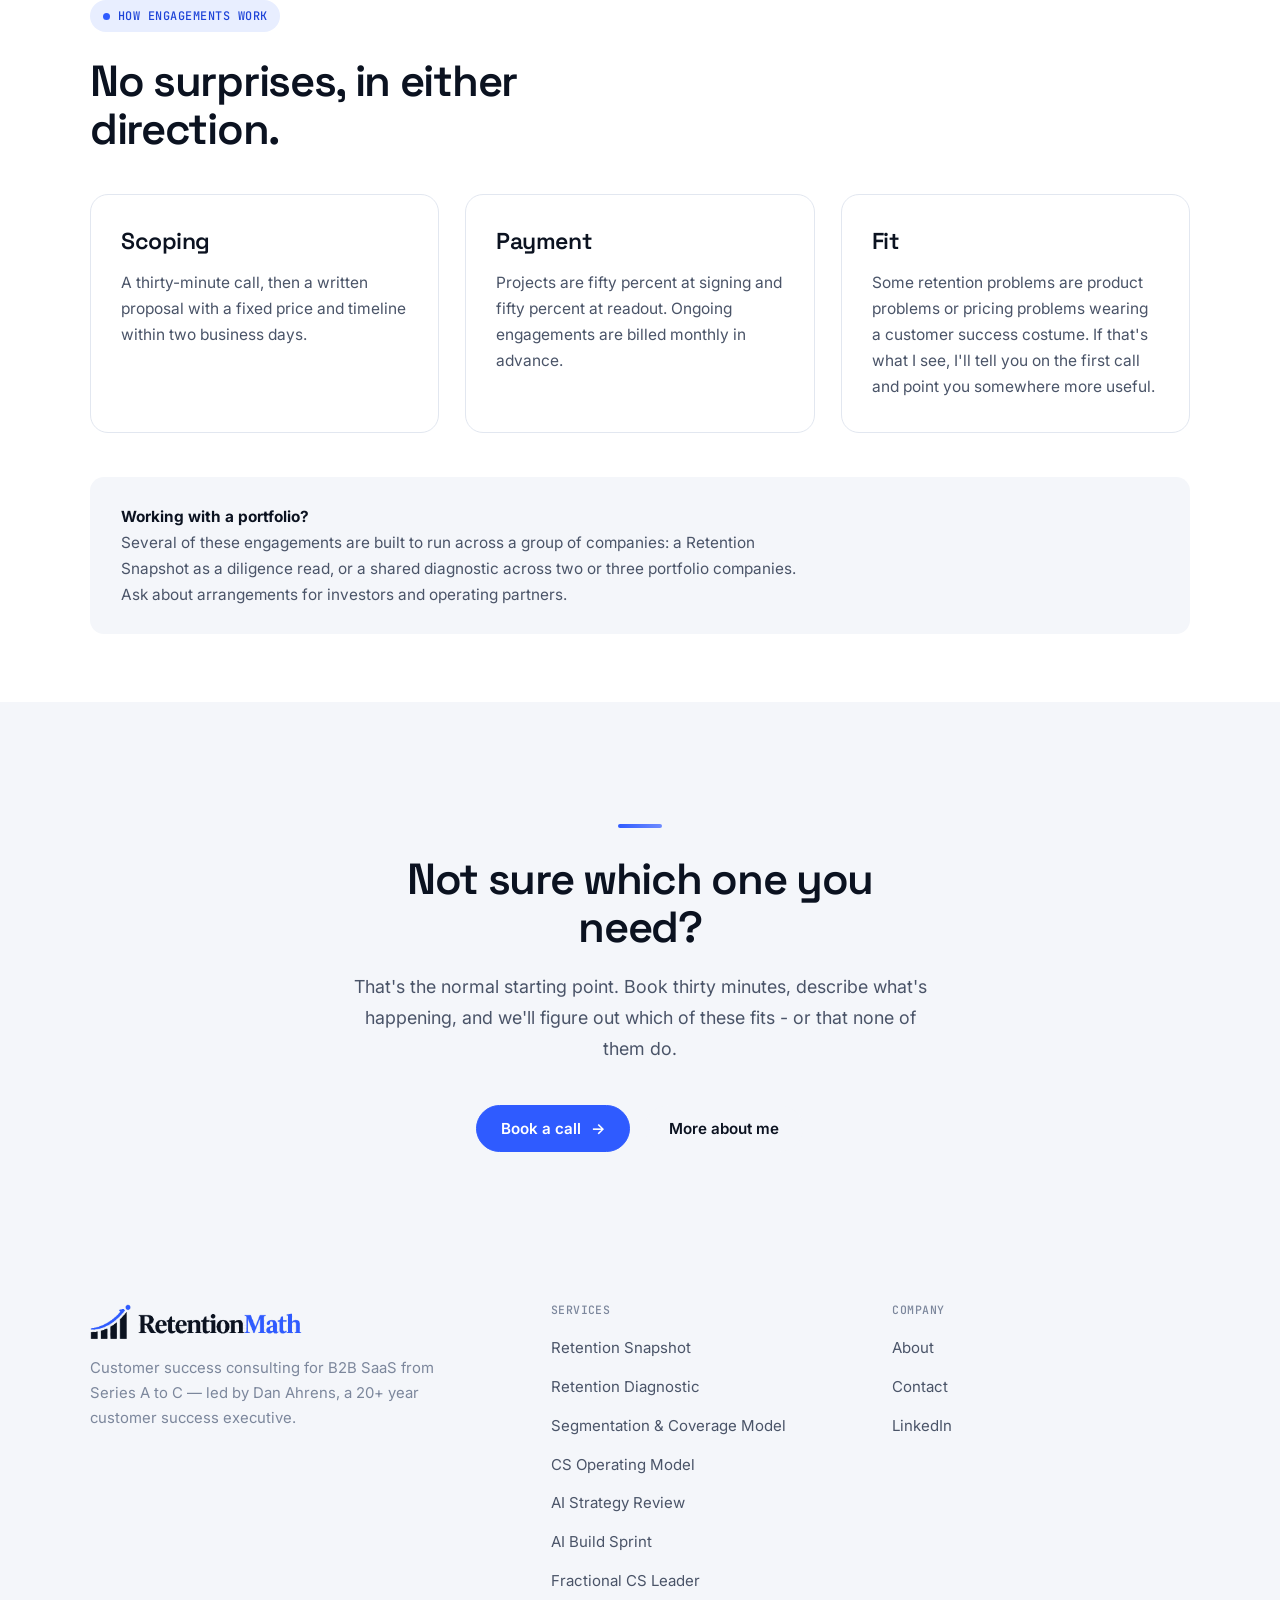
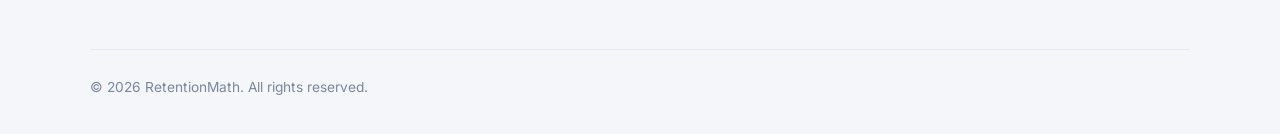
<file: services.html>
<!doctype html>
<html lang="en">
<head>
<meta charset="utf-8">
<meta name="viewport" content="width=device-width, initial-scale=1">
<title>Services &amp; Pricing — Customer Success Consulting for B2B SaaS | RetentionMath</title>
<meta name="description" content="Seven fixed-scope customer success engagements for B2B SaaS from Series A to C: retention snapshots and diagnostics, segmentation and coverage, CS operating model, AI strategy and build sprints, and fractional CS leadership.">
<link rel="canonical" href="https://retentionmath.com/services.html">

<meta property="og:type" content="website">
<meta property="og:url" content="https://retentionmath.com/services.html">
<meta property="og:title" content="Services &amp; Pricing | RetentionMath">
<meta property="og:description" content="Seven fixed-scope customer success engagements, sized for B2B SaaS from Series A to C. Measure, Design, Multiply.">
<meta property="og:image" content="https://retentionmath.com/assets/img/og.png">
<meta name="twitter:card" content="summary_large_image">

<link rel="icon" href="data:image/svg+xml,%3Csvg xmlns='http://www.w3.org/2000/svg' viewBox='0 0 32 32'%3E%3Crect width='32' height='32' rx='4' fill='%230B1220'/%3E%3Cpath d='M7 21.5 L13 14 L17 18 L25 8' stroke='%232F5BFF' stroke-width='2.6' fill='none' stroke-linecap='round' stroke-linejoin='round'/%3E%3C/svg%3E">

<link rel="preconnect" href="https://fonts.googleapis.com">
<link rel="preconnect" href="https://fonts.gstatic.com" crossorigin>
<link href="https://fonts.googleapis.com/css2?family=Space+Grotesk:wght@400;500;600;700&amp;family=Inter:wght@400;500;600;700&amp;family=JetBrains+Mono:wght@400;500&amp;display=swap" rel="stylesheet">
<link rel="stylesheet" href="assets/css/site.css?v=s2">
<noscript>
  <style>
    .idx__panel{height:auto;visibility:visible}
    .idx__tog{display:none}
  </style>
</noscript>
</head>
<body>
<a class="skip" href="#main">Skip to content</a>

<!-- partial:header -->
<header class="hdr">
  <div class="wrap hdr__in">
    <a class="brand" href="index.html">
      <img class="brand__logo" src="assets/img/retentionmath-logo.png" alt="RetentionMath" width="672" height="114">
    </a>
    <nav class="nav" id="nav">
      <a href="services.html" aria-current="page">Services</a>
      <a href="about.html">About</a>
      <a href="contact.html">Contact</a>
    </nav>
    <div class="hdr__cta">
      <a class="btn btn--primary btn--sm" href="contact.html">Book a call</a>
      <button class="burger" aria-label="Menu" aria-expanded="false" aria-controls="nav">
        <span></span><span></span><span></span>
      </button>
    </div>
  </div>
</header>
<!-- /partial:header -->

<main id="main">

  <!-- ============ PAGE HERO ============ -->
  <section class="hero" style="padding:64px 0 36px">
    <div class="gridlines"></div>
    <div class="wrap hero__in">
      <p class="eyebrow">Services</p>
      <h1 style="font-size:clamp(2.2rem,5vw,3.4rem);max-width:20ch">Fixed scope. Fixed price. Results that work.</h1>
      <p class="lede" style="max-width:74ch">
        Seven engagement offerings, every one with a defined deliverable, a defined timeline, and a price we agree upon up front. 
        Open any of them for what you get and how long it takes. Prices scale with book
        size and data complexity, and are fixed in writing before we start.
      </p>
    </div>
  </section>

  <!-- ============ OFFER INDEX ============ -->
  <section class="section section--tight" style="padding-top:0" id="offers">
    <div class="wrap">
      <div class="index">

        <!-- ---------- 01 MEASURE ---------- -->
        <div class="idx__band" id="measure">
          <span class="idx__band-n">01</span>
          <span class="idx__band-k">Measure</span>
          <span class="idx__band-q">Can you see what's happening?</span>
        </div>

        <div class="idx__item" id="snapshot">
          <h2 class="idx__hd">
            <button class="idx__btn" type="button" id="btn-snapshot" aria-expanded="false" aria-controls="panel-snapshot">
              <span class="idx__l">
                <span class="idx__name">Retention Snapshot <span class="idx__tag">Quick Win</span></span>
                <span class="idx__pitch">A one to two week read on where to start.</span>
              </span>
              <span class="idx__dur">1-2 weeks</span>
              
              <span class="idx__tog" aria-hidden="true">
                <svg width="13" height="13" viewBox="0 0 13 13" fill="none"><path class="bar" d="M2 6.5 H11"/><path class="bar v" d="M6.5 2 V11"/></svg>
              </span>
            </button>
          </h2>
          <div class="idx__panel" id="panel-snapshot" role="region" aria-labelledby="btn-snapshot">
            <div class="idx__panel-in">
              <div class="idx__body">
                <div>
                  <p class="idx__for">For: Founder/CEO &middot; VP CS</p>
                  <p class="muted" style="font-size:.99rem">
                    Send me your health scores, twelve months of renewal outcomes, and your account
                    list. We'll talk about problems the data doesn't show. I run a validity test on your scoring methodology, a cohort churn read, and a coverage
                    check against your book, then hand back a short written verdict: what your data
                    actually says, the three biggest leaks with rough dollar sizing, and what I would
                    do first.
                  </p>
                  <p class="idx__get-h">What you get</p>
                  <ul class="idx__get">
                    <li>Health score validity test</li>
                    <li>Cohort churn and retention read</li>
                    <li>Coverage check against your book</li>
                    <li>Three biggest leaks, roughly sized</li>
                    <li>A written verdict and first move</li>
                    <li>Sixty-minute live readout</li>
                  </ul>
                  <div class="idx__note">
                    <p>
                      <strong>A quick check based on data and experience.</strong>
                      And the full fee is credited toward a Retention Diagnostic booked within 30 days.
                    </p>
                  </div>
                </div>
                <div class="idx__side">
                  <dl>
                    <dt>Duration</dt><dd>1-2 weeks</dd>
                    
                  </dl>
                  <a class="btn btn--ghost btn--sm" href="contact.html">Inquire</a>
                </div>
              </div>
            </div>
          </div>
        </div>

        <div class="idx__item idx__item--navy" id="diagnostic">
          <h2 class="idx__hd">
            <button class="idx__btn" type="button" id="btn-diagnostic" aria-expanded="false" aria-controls="panel-diagnostic">
              <span class="idx__l">
                <span class="idx__name">Retention Diagnostic <span class="idx__tag">Start here</span></span>
                <span class="idx__pitch">The full assessment, ending in a quantified analysis of where revenue is leaking.</span>
              </span>
              <span class="idx__dur">3-6 weeks</span>
              
              <span class="idx__tog" aria-hidden="true">
                <svg width="13" height="13" viewBox="0 0 13 13" fill="none"><path class="bar" d="M2 6.5 H11"/><path class="bar v" d="M6.5 2 V11"/></svg>
              </span>
            </button>
          </h2>
          <div class="idx__panel" id="panel-diagnostic" role="region" aria-labelledby="btn-diagnostic">
            <div class="idx__panel-in">
              <div class="idx__body">
                <div>
                  <p class="idx__for">For: Founder/CEO &middot; VP CS &middot; COO</p>
                  <p style="font-size:.99rem;color:var(--on-navy)">
                    Data, health scoring, segmentation, coverage, platform, and operating rhythm. It
                    ends with a detailed analysis of where revenue is leaking and a phased roadmap to
                    close it, sequenced by impact rather than by what's easiest. This is the same
                    assessment I ran in my first 60 days at a $100M ARR provider before a
                    transformation that moved net revenue retention from roughly 103% to 112% in six
                    months. For a Series A to C book it runs in three to six weeks, and it ends with a plan
                    your current team can execute.
                  </p>
                  <p class="idx__get-h">What you get</p>
                  <ul class="idx__get">
                    <li>A quantified leak map, with each gap valued</li>
                    <li>Health score audit and a rebuilt, testable model</li>
                    <li>Segmentation and coverage analysis</li>
                    <li>CS platform and data source assessment</li>
                    <li>A phased 12-month roadmap by revenue impact</li>
                    <li>Executive readout, delivered live</li>
                  </ul>
                  <div class="idx__note">
                    <p>Most clients start here, then pick up one or two of the deeper engagements below.</p>
                  </div>
                </div>
                <div class="idx__side">
                  <dl>
                    <dt>Duration</dt><dd>3-6 weeks</dd>
                    
                  </dl>
                  <a class="btn btn--primary btn--sm" href="contact.html">Book a scoping call</a>
                </div>
              </div>
            </div>
          </div>
        </div>

        

        <!-- TESTIMONIAL (approved; verbatim excerpt) -->
        <div style="padding:72px 0 80px">
          <figure class="testi">
            <div class="rule rule--center"><i></i></div>
            <blockquote>
              <p>&ldquo;I brought Dan in to fix customer success, and within a quarter he quickly saw what the function needed, made the hard calls, and gave us real segmented coverage across our customer base.&rdquo;</p>
            </blockquote>
            <figcaption>
              <b>Ryan Windham</b>
              CEO, Forcepoint
            </figcaption>
          </figure>
        </div>

        <!-- ---------- 02 DESIGN ---------- -->
        <div class="idx__band" id="design">
          <span class="idx__band-n">02</span>
          <span class="idx__band-k">Design</span>
          <span class="idx__band-q">Is the org built to act on it?</span>
        </div>

        <div class="idx__item" id="segmentation">
          <h2 class="idx__hd">
            <button class="idx__btn" type="button" id="btn-segmentation" aria-expanded="false" aria-controls="panel-segmentation">
              <span class="idx__l">
                <span class="idx__name">Segmentation &amp; Coverage Model</span>
                <span class="idx__pitch">Segment the book by revenue at risk instead of logo count, then rebalance.</span>
              </span>
              <span class="idx__dur">2-3 weeks</span>
             
              <span class="idx__tog" aria-hidden="true">
                <svg width="13" height="13" viewBox="0 0 13 13" fill="none"><path class="bar" d="M2 6.5 H11"/><path class="bar v" d="M6.5 2 V11"/></svg>
              </span>
            </button>
          </h2>
          <div class="idx__panel" id="panel-segmentation" role="region" aria-labelledby="btn-segmentation">
            <div class="idx__panel-in">
              <div class="idx__body">
                <div>
                  <p class="idx__for">For: VP CS &middot; Founder/CEO &middot; first-time CS leaders</p>
                  <p class="muted" style="font-size:.99rem">
                    Most portfolios are balanced by account count, which doesn't take into account ARR size or risk. This quietly buries your best CSMs
                    in accounts that would have renewed themselves. This is the coverage math,
                    including your first tiered engagement model if every account is currently
                    treated the same. It usually finds capacity you already have.
                  </p>
                  <p class="idx__get-h">What you get</p>
                  <ul class="idx__get">
                    <li>Segmentation model build or rebuild</li>
                    <li>Risk-weighted portfolio analysis</li>
                    <li>Coverage ratio and capacity model</li>
                    <li>Book rebalancing recommendations</li>
                    <li>Tiered engagement model by segment</li>
                    <li>Digital and pooled coverage design</li>
                  </ul>
                </div>
                <div class="idx__side">
                  <dl>
                    <dt>Duration</dt><dd>2-3 weeks</dd>
                    
                  </dl>
                  <a class="btn btn--ghost btn--sm" href="contact.html">Inquire</a>
                </div>
              </div>
            </div>
          </div>
        </div>

        <div class="idx__item idx__item--navy" id="operating-model">
          <h2 class="idx__hd">
            <button class="idx__btn" type="button" id="btn-operating" aria-expanded="false" aria-controls="panel-operating">
              <span class="idx__l">
                <span class="idx__name">CS Operating Model</span>
                <span class="idx__pitch">Design customer success for the first time, or restructure one that stopped scaling.</span>
              </span>
              <span class="idx__dur">4-8 weeks</span>
                            <span class="idx__tog" aria-hidden="true">
                <svg width="13" height="13" viewBox="0 0 13 13" fill="none"><path class="bar" d="M2 6.5 H11"/><path class="bar v" d="M6.5 2 V11"/></svg>
              </span>
            </button>
          </h2>
          <div class="idx__panel" id="panel-operating" role="region" aria-labelledby="btn-operating">
            <div class="idx__panel-in">
              <div class="idx__body">
                <div>
                  <p class="idx__for">For: Founder/CEO &middot; COO &middot; first-time CS leaders</p>
                 <p style="font-size:.99rem;color:var(--on-navy)">
                    Roles and responsibilities, coverage ratios, team structure, the sales-to-CS
                    handoff, onboarding, the renewal and escalation motions, executive business review
                    design, and the meeting cadence that holds it together. If you're about to hire
                    your first CS leader, this includes the hiring profile and the decision of what to
                    build before they start.
                  </p>
                  <p class="idx__get-h">What you get</p>
                  <ul class="idx__get">
                    <li>Org structure and role design</li>
                    <li>Coverage ratios and span of control</li>
                    <li>Sales-to-CS handoff and onboarding</li>
                    <li>Renewal and escalation motions</li>
                    <li>EBR framework and templates</li>
                    <li>First CS leader profile and hiring plan</li>
                  </ul>
                </div>
                <div class="idx__side">
                  <dl>
                    <dt>Duration</dt><dd>4-8 weeks</dd>
                    
                  </dl>
                  <a class="btn btn--ghost btn--sm" href="contact.html">Inquire</a>
                </div>
              </div>
            </div>
          </div>
        </div>

        <!-- TESTIMONIAL (approved; verbatim excerpt) -->
        <div style="padding:72px 0 80px">
          <figure class="testi">
            <div class="rule rule--center"><i></i></div>
            <blockquote>
              <p>&ldquo;Dan quickly diagnosed what our tech-touch and CS operations functions were missing, then built the team to deliver it from scratch.&rdquo;</p>
            </blockquote>
            <figcaption>
              <b>Gertie Rizzo</b>
              Former Global Head of Customer Success, Atlassian
            </figcaption>
          </figure>
        </div>

        <!-- ---------- 03 MULTIPLY ---------- -->
        <div class="idx__band" id="multiply">
          <span class="idx__band-n">03</span>
          <span class="idx__band-k">Multiply</span>
          <span class="idx__band-q">Does AI give you leverage, or a demo?</span>
        </div>

        <div class="idx__item" id="ai-strategy-review">
          <h2 class="idx__hd">
            <button class="idx__btn" type="button" id="btn-ai-review" aria-expanded="false" aria-controls="panel-ai-review">
              <span class="idx__l">
                <span class="idx__name">AI Strategy Review</span>
                <span class="idx__pitch">Analysis of how you're currently using AI and how it can be improved.</span>
              </span>
              <span class="idx__dur">2 weeks</span>
            
              <span class="idx__tog" aria-hidden="true">
                <svg width="13" height="13" viewBox="0 0 13 13" fill="none"><path class="bar" d="M2 6.5 H11"/><path class="bar v" d="M6.5 2 V11"/></svg>
              </span>
            </button>
          </h2>
          <div class="idx__panel" id="panel-ai-review" role="region" aria-labelledby="btn-ai-review">
            <div class="idx__panel-in">
              <div class="idx__body">
                <div>
                  <p class="idx__for">For: VP CS &middot; Founder/CEO &middot; CS Ops</p>
                  <p class="muted" style="font-size:.99rem">
                    Maybe you're already using AI tools. I bring expertise and a fresh set of eyes to your stack, 
                    and I can help you understand where AI is helping and where it's hurting. 
                    I run a two-week review of your current AI usage, including workflow analysis, 
                    use case evaluation, and adoption measurement. 
                    The result is a clear picture of how AI can be leveraged more effectively in your customer success operations.
                  </p>
                  <p class="idx__get-h">What you get</p>
                  <ul class="idx__get">
                    <li>Review of current AI tech stack and usage</li>
                    <li>Gap analysis of where you could go faster</li>
                    <li>Understanding of AI literacy and skill on your team</li>
                    <li>Role-specific team training</li>
                    <li>Governance and acceptable use guidance</li>
                    <li>Detailed recommendations to unlock AI potential</li>
                  </ul>
                  <div class="idx__note">
                    <p>
                      
                    </p>
                  </div>
                </div>
                <div class="idx__side">
                  <dl>
                    <dt>Duration</dt><dd>2 weeks</dd>
                 
                  </dl>
                  <a class="btn btn--ghost btn--sm" href="contact.html">Inquire</a>
                </div>
              </div>
            </div>
          </div>
        </div>
        <div class="idx__item idx__item--navy" id="ai-build-sprint">
          <h2 class="idx__hd">
            <button class="idx__btn" type="button" id="btn-ai" aria-expanded="false" aria-controls="panel-ai">
              <span class="idx__l">
                <span class="idx__name">AI Build Sprint</span>
                <span class="idx__pitch">Two or three working automations built on your stack, then measured.</span>
              </span>
              <span class="idx__dur">3 weeks</span>
                           <span class="idx__tog" aria-hidden="true">
                <svg width="13" height="13" viewBox="0 0 13 13" fill="none"><path class="bar" d="M2 6.5 H11"/><path class="bar v" d="M6.5 2 V11"/></svg>
              </span>
            </button>
          </h2>
          <div class="idx__panel" id="panel-ai" role="region" aria-labelledby="btn-ai">
            <div class="idx__panel-in">
              <div class="idx__body">
                <div>
                  <p class="idx__for">For: VP CS &middot; Founder/CEO &middot; CS Ops</p>
                  <p style="font-size:.99rem;color:var(--on-navy)">
                    I map where your team's hours actually go, pick the two or three places AI pays
                    back fastest, and build them: a renewal prep brief that writes itself, a weekly
                    risk review agent, an EBR draft built against your data. Then I train your team on
                    them and measure adoption at 30 days. I built these tools for my own teams, so
                    this is not a survey of the market, it's real world proof.
                  </p>
                  <p class="idx__get-h">What you get</p>
                  <ul class="idx__get">
                    <li>Workflow and time-allocation audit</li>
                    <li>Use case shortlist, ranked by return</li>
                    <li>Two to three automations on your stack</li>
                    <li>Role-specific team training</li>
                    <li>Governance and acceptable use guidance</li>
                    <li>Adoption measured at 30 days</li>
                  </ul>
                  <div class="idx__note">
                    <p>
                      You end with working tools, not a roadmap, plus an honest list of the places AI
                      would make things worse. For teams over fifteen, an <strong>AI Fluency add-on</strong>
                      extends the sprint with working sessions for every pod and manager coaching. 
                    </p>
                  </div>
                </div>
                <div class="idx__side">
                  <dl>
                    <dt>Duration</dt><dd>3 weeks</dd>
                   
                  </dl>
                  <a class="btn btn--ghost btn--sm" href="contact.html">Inquire</a>
                </div>
              </div>
            </div>
          </div>
        </div>
        <!-- TESTIMONIAL (approved; verbatim excerpt) -->
        <div style="padding:72px 0 80px">
          <figure class="testi">
            <div class="rule rule--center"><i></i></div>
            <blockquote>
              <p>&ldquo;He was also an AI champion, pushing us to learn new AI skills, and building AI agents that helped us all work faster.&rdquo;</p>
            </blockquote>
            <figcaption>
              <b>Greg Hetelekidis</b>
              Former VP of Customer Success, HHAeXchange
            </figcaption>
          </figure>
        </div>

        <!-- ---------- 04 ONGOING ---------- -->
        <div class="idx__band" id="ongoing">
          <span class="idx__band-n">04</span>
          <span class="idx__band-k">Ongoing</span>
          <span class="idx__band-q">Need a leader, not a project?</span>
        </div>

        <div class="idx__item idx__item--navy" id="fractional">
          <h2 class="idx__hd">
            <button class="idx__btn" type="button" id="btn-fractional" aria-expanded="false" aria-controls="panel-fractional">
              <span class="idx__l">
                <span class="idx__name">Fractional CS Leader <span class="idx__tag">Capped at two</span></span>
                <span class="idx__pitch">I run the function one or two days a week, including the hiring plan for my replacement.</span>
              </span>
              <span class="idx__dur">1&ndash;2 days/week</span>
             
              <span class="idx__tog" aria-hidden="true">
                <svg width="13" height="13" viewBox="0 0 13 13" fill="none"><path class="bar" d="M2 6.5 H11"/><path class="bar v" d="M6.5 2 V11"/></svg>
              </span>
            </button>
          </h2>
          <div class="idx__panel" id="panel-fractional" role="region" aria-labelledby="btn-fractional">
            <div class="idx__panel-in">
              <div class="idx__body">
                <div>
                  <p class="idx__for">For: Founder/CEO &middot; COO &middot; boards</p>
                  <p style="font-size:.99rem;color:var(--on-navy)">
                    For companies that need customer success leadership before a full-time VP is
                    justified. I run the function one or two days a week: the team, the number, the
                    operating cadence, the board slides, and the hiring plan for my own replacement.
                    You get an executive who has done the job at $400M scale, at a fraction of the
                    cost of getting that hire wrong.
                  </p>
                  <p class="idx__get-h">What you get</p>
                  <ul class="idx__get">
                    <li>Direct leadership of the CS team</li>
                    <li>Ownership of the retention number</li>
                    <li>Weekly operating and forecast cadence</li>
                    <li>CSM coaching and performance management</li>
                    <li>Board and investor reporting</li>
                    <li>Hiring plan for the permanent leader</li>
                  </ul>
                  <div class="idx__note">
                    <p>
                      Already have a CS leader and want a thought partner rather than a stand-in? Ask
                      about a lighter monthly arrangement built around working sessions and access
                      between them.
                    </p>
                  </div>
                </div>
                <div class="idx__side">
                  <dl>
                    <dt>Commitment</dt><dd>3 months min.</dd>
                    
                  </dl>
                  <a class="btn btn--ghost btn--sm" href="contact.html">Inquire</a>
                </div>
              </div>
            </div>
          </div>
        </div>


        <!-- TESTIMONIAL (approved; verbatim excerpt) -->
        <div style="padding:72px 0 80px">
          <figure class="testi">
            <div class="rule rule--center"><i></i></div>
            <blockquote>
              <p>&ldquo;I&rsquo;d hand him a customer success function to rebuild again without hesitation.&rdquo;</p>
            </blockquote>
            <figcaption>
              <b>Neil Senior</b>
              Former SVP, Customer Success, Forcepoint
            </figcaption>
          </figure>
        </div>
      </div>

      <p class="muted" style="font-size:.92rem;margin:22px 0 0">
        Not sure which one you need? That's the normal starting point.
        <a href="contact.html" style="color:var(--gold-deep);text-decoration:none;border-bottom:1px solid var(--gold-deep)">Book thirty minutes</a>
        and we'll figure out which of these fits, or that none of them do.
      </p>
    </div>
  </section>

  <!-- ============ TERMS ============ -->
  <section class="section section--tight section--hair">
    <div class="wrap">
      <div class="rv" style="max-width:60ch;margin-bottom:8px">
        <p class="eyebrow">How engagements work</p>
        <h2>No surprises, in either direction.</h2>
      </div>
      <div class="grid grid-3 rv" style="margin-top:40px">
        <div class="cell">
          <h3>Scoping</h3>
          <p>
            A thirty-minute call, then a written proposal with a fixed price and timeline within two
            business days.
          </p>
        </div>
        <div class="cell">
          <h3>Payment</h3>
          <p>
            Projects are fifty percent at signing and fifty percent at readout. Ongoing engagements are
            billed monthly in advance.
          </p>
        </div>
        <div class="cell">
          <h3>Fit</h3>
          <p>
            Some retention problems are product problems or pricing problems wearing a customer
            success costume. If that's what I see, I'll tell you on the first call and point you
            somewhere more useful.
          </p>
        </div>
      </div>
      <div class="aside-note rv">
        <p>
          <strong>Working with a portfolio?</strong> <br>Several of these engagements are built to run
          across a group of companies: a Retention Snapshot as a diligence read, or a shared
          diagnostic across two or three portfolio companies. Ask about arrangements for investors
          and operating partners.
        </p>
      </div>
    </div>
  </section>

  <!-- ============ CTA ============ -->
  <section class="cta">
    <div class="wrap rv">
      <div class="rule rule--center"><i></i></div>
      <h2>Not sure which one you need?</h2>
      <p class="lede">
        That's the normal starting point. Book thirty minutes, describe what's happening, and we'll figure out which of these fits - or that none of them do.
      </p>
      <div class="btn-row">
        <a class="btn btn--primary" href="contact.html">Book a call <span class="arrow">&rarr;</span></a>
        <a class="btn btn--ghost" href="about.html">More about me</a>
      </div>
    </div>
  </section>

</main>

<!-- partial:footer -->
<footer class="ftr">
  <div class="wrap">
    <div class="ftr__top">
      <div class="ftr__brand">
        <a class="brand" href="index.html">
          <img class="brand__logo" src="assets/img/retentionmath-logo.png" alt="RetentionMath" width="672" height="114">
        </a>
        <p class="ftr__bio">
          Customer success consulting for B2B SaaS from Series A to C &mdash; led by Dan Ahrens,
          a 20+ year customer success executive.
        </p>
      </div>
      <div>
        <h4>Services</h4>
        <ul>
          <li><a href="services.html#snapshot">Retention Snapshot</a></li>
          <li><a href="services.html#diagnostic">Retention Diagnostic</a></li>
          <li><a href="services.html#segmentation">Segmentation &amp; Coverage Model</a></li>
          <li><a href="services.html#operating-model">CS Operating Model</a></li>
          <li><a href="services.html#ai-strategy-review">AI Strategy Review</a></li>
          <li><a href="services.html#ai-build-sprint">AI Build Sprint</a></li>
          <li><a href="services.html#fractional">Fractional CS Leader</a></li>
        </ul>
      </div>
      <div>
        <h4>Company</h4>
        <ul>
          <li><a href="about.html">About</a></li>
          <li><a href="contact.html">Contact</a></li>
          <li><a href="https://www.linkedin.com/in/dan7ahrens" target="_blank" rel="noopener">LinkedIn</a></li>
        </ul>
      </div>
    </div>
    <div class="ftr__btm">
      <p>&copy; 2026 RetentionMath. All rights reserved.</p>
    </div>
  </div>
</footer>
<!-- /partial:footer -->

<script src="assets/js/site.js?v=24"></script>
</body>
</html>
</file>
<file: assets/css/site.css>
/* ============================================================
   RetentionMath - design system, SIGNAL variant
   White, ink, one cobalt accent. Space Grotesk + Inter + JetBrains Mono.
   The base rules below are the original theme; the Signal layer at the end restyles them.
   ============================================================ */

:root{
  /* SIGNAL palette. Token names are kept from the original theme so that every rule and
     inline style still resolves: "navy" is now the dark ink panel, "gold" is now cobalt. */
  --paper:      #FFFFFF;
  --paper-2:    #F4F6FA;
  --white:      #FFFFFF;
  --navy:       #0B1220;
  --navy-2:     #141D30;
  --navy-line:  #26324A;
  --ink:        #0B1220;
  --ink-2:      #4A5468;
  --ink-3:      #7C879C;
  --on-navy:    #C3CBDA;
  --on-navy-2:  #8E99AE;
  --gold:       #2F5BFF;
  --gold-deep:  #1E44D8;
  --gold-light: #8CA4FF;
  --gold-soft:  #C9D4FF;
  --blue-soft:  #E8EEFF;
  --line:       #E2E7F0;
  --line-soft:  #EDF1F6;

  --font-display:"Space Grotesk","Segoe UI",Arial,sans-serif;
  --font-body:"Inter","Segoe UI","Helvetica Neue",Arial,sans-serif;
  --font-mono:"JetBrains Mono",Consolas,monospace;

  --wrap: 1180px;
  --gut: 40px;
  --r: 14px;
}

*,*::before,*::after{box-sizing:border-box}

html{-webkit-text-size-adjust:100%;scroll-behavior:smooth}
@media (prefers-reduced-motion:reduce){
  html{scroll-behavior:auto}
  *{animation-duration:.001ms!important;transition-duration:.001ms!important}
}

body{
  margin:0;
  background:var(--paper);
  color:var(--ink);
  font-family:var(--font-body);
  font-size:17px;
  line-height:1.75;
  -webkit-font-smoothing:antialiased;
  -moz-osx-font-smoothing:grayscale;
  overflow-x:hidden;
}

img{max-width:100%;display:block}
a{color:inherit}

/* ---------- layout ---------- */
.wrap{width:100%;max-width:var(--wrap);margin:0 auto;padding:0 var(--gut)}
.section{padding:92px 0;position:relative}
.section--tight{padding:68px 0}
.section--hair{border-top:1px solid var(--line)}
.section--band{background:var(--paper-2);border-top:1px solid var(--line);border-bottom:1px solid var(--line)}

/* dark band */
.section--navy{background:var(--navy);color:var(--paper);border-top:none}
.section--navy h2,.section--navy h3{color:var(--paper)}
.section--navy p,.section--navy .muted{color:var(--on-navy)}
.section--navy .lede{color:var(--on-navy)}
.section--navy .eyebrow{color:var(--gold-light)}
.section--navy .dim{color:var(--on-navy-2)}
.section--navy .pov{border-left-color:var(--gold)}
.section--navy .pov p{color:var(--paper)}
.section--navy .btn--ghost{border-color:var(--on-navy-2);color:var(--paper)}
.section--navy .btn--ghost:hover{border-color:var(--gold);background:transparent;color:var(--gold-light)}
.section--navy .btn--primary{background:var(--gold);border-color:var(--gold);color:var(--navy)}
.section--navy .btn--primary:hover{background:var(--gold-light);border-color:var(--gold-light)}

/* ---------- type ---------- */
h1,h2,h3,h4{font-family:var(--font-display);font-weight:500;margin:0;letter-spacing:-.012em;line-height:1.14;color:var(--ink)}
h1{font-size:clamp(2.5rem,5.4vw,4.3rem);line-height:1.08;letter-spacing:-.015em}
h2{font-size:clamp(1.85rem,3.4vw,2.75rem);line-height:1.16}
h3{font-size:clamp(1.22rem,1.8vw,1.5rem);line-height:1.28}
p{margin:0 0 1.15em}
em,.it{font-style:italic}
.hl{color:var(--gold);font-style:italic}
.lede{font-size:clamp(1.04rem,1.4vw,1.2rem);line-height:1.72;color:var(--ink-2);font-weight:400}
.muted{color:var(--ink-2)}
.dim{color:var(--ink-3)}
.measure{max-width:64ch}
.measure-sm{max-width:52ch}

.eyebrow{
  font-family:var(--font-body);font-size:1rem;font-weight:700;
  letter-spacing:.2em;text-transform:uppercase;color:var(--gold-deep);
  margin:0 0 24px;
}

/* rule + diamond motif, carried from the brand banner */
.rule{display:flex;align-items:center;gap:16px;margin:38px 0 34px;max-width:620px}
.rule::before,.rule::after{content:"";flex:1;height:1px;background:var(--gold-soft)}
.rule i{
  width:11px;height:11px;flex:none;background:var(--gold);
  clip-path:polygon(50% 0,62% 34%,100% 50%,62% 66%,50% 100%,38% 66%,0 50%,38% 34%);
}
.rule--center{margin-left:auto;margin-right:auto;justify-content:center}
.rule--center::before,.rule--center::after{max-width:96px}

/* ---------- buttons ---------- */
.btn{
  display:inline-flex;align-items:center;gap:10px;
  font-family:var(--font-body);font-size:.86rem;font-weight:700;
  letter-spacing:.1em;text-transform:uppercase;
  padding:16px 32px;border-radius:var(--r);text-decoration:none;
  border:1px solid transparent;cursor:pointer;
  transition:background .2s ease,border-color .2s ease,color .2s ease;
  white-space:nowrap;line-height:1;
}
.btn--primary{background:var(--navy);color:var(--paper);border-color:var(--navy)}
.btn--primary:hover{background:var(--gold);border-color:var(--gold);color:var(--navy)}
.btn--ghost{background:transparent;color:var(--navy);border-color:var(--navy)}
.btn--ghost:hover{background:var(--navy);color:var(--paper)}
.btn--sm{padding:12px 22px;font-size:.78rem}
.btn-row{display:flex;flex-wrap:wrap;gap:14px;margin-top:40px}

.arrow{transition:transform .2s ease}
.btn:hover .arrow,.tlink:hover .arrow{transform:translateX(3px)}

.tlink{
  display:inline-flex;align-items:center;gap:9px;text-decoration:none;
  font-weight:700;font-size:.8rem;letter-spacing:.1em;text-transform:uppercase;
  color:var(--gold-deep);border-bottom:1px solid transparent;transition:border-color .2s ease;
}
.tlink:hover{border-color:var(--gold)}

/* ---------- header ---------- */
.hdr{
  position:sticky;top:0;z-index:60;
  background:rgba(250,248,245,.97);backdrop-filter:blur(12px);
  border-bottom:1px solid var(--line);
}
.hdr__in{display:flex;align-items:center;justify-content:space-between;height:84px}
.brand{display:flex;align-items:center;gap:12px;text-decoration:none;font-family:var(--font-display);font-weight:600;font-size:1.42rem;letter-spacing:-.01em;color:var(--ink)}
.brand__logo{display:block;height:40px;width:auto}
.ftr .brand__logo{height:36px}
@media (max-width:480px){.brand__logo{height:32px}}

.nav{display:flex;align-items:center;gap:34px}
.nav a{
  text-decoration:none;font-size:.78rem;font-weight:700;letter-spacing:.11em;
  text-transform:uppercase;color:var(--ink-2);
  transition:color .18s ease;position:relative;padding:4px 0;
}
.nav a:hover{color:var(--ink)}
.nav a[aria-current="page"]{color:var(--ink)}
.nav a[aria-current="page"]::after{
  content:"";position:absolute;left:0;right:0;bottom:-2px;height:1px;background:var(--gold);
}
.hdr__cta{display:flex;align-items:center;gap:20px}

.burger{display:none;background:none;border:1px solid var(--line);border-radius:var(--r);padding:9px;cursor:pointer}
.burger span{display:block;width:18px;height:1.5px;background:var(--navy);margin:3.5px 0;transition:transform .2s ease,opacity .2s ease}
.burger[aria-expanded="true"] span:nth-child(1){transform:translateY(5px) rotate(45deg)}
.burger[aria-expanded="true"] span:nth-child(2){opacity:0}
.burger[aria-expanded="true"] span:nth-child(3){transform:translateY(-5px) rotate(-45deg)}

@media (max-width:880px){
  .nav{
    position:fixed;inset:84px 0 auto 0;flex-direction:column;align-items:stretch;gap:0;
    background:var(--paper);border-bottom:1px solid var(--line);padding:8px var(--gut) 22px;
    display:none;
  }
  .nav.open{display:flex}
  .nav a{padding:16px 0;border-bottom:1px solid var(--line-soft);font-size:.85rem}
  .hdr__cta .btn{display:none}
  .burger{display:block}
}

/* ---------- hero ---------- */
.hero{padding:104px 0 88px;position:relative;overflow:hidden}
.hero__in{position:relative;z-index:1}
.hero h1{max-width:16ch}
.hero .lede{max-width:60ch}

/* concentric arcs echoing the brand banner */
.gridlines{position:absolute;inset:0;pointer-events:none;z-index:0;overflow:hidden}
.gridlines::before,.gridlines::after{
  content:"";position:absolute;border-radius:50%;border:1px solid var(--gold-soft);
}
.gridlines::before{top:-320px;right:-260px;width:900px;height:900px;opacity:.7}
.gridlines::after{top:-390px;right:-310px;width:1010px;height:1010px;opacity:.4}
@media (max-width:900px){
  .gridlines{display:none}
  .eyebrow{font-size:.68rem;letter-spacing:.16em}
}

/* ---------- stat band ---------- */
.stats{display:grid;grid-template-columns:repeat(5,1fr);background:var(--white);border-top:1px solid var(--line);border-bottom:1px solid var(--line)}
.stat{padding:42px 28px;border-right:1px solid var(--line-soft)}
.stat:last-child{border-right:none}
.stat__n{font-family:var(--font-display);font-size:clamp(1.9rem,2.9vw,2.6rem);font-weight:500;letter-spacing:-.015em;color:var(--ink);line-height:1}
.stat__n .u{color:var(--gold);font-size:.5em;font-style:italic;margin-left:2px}
.stat__l{font-size:.88rem;color:var(--ink-3);margin-top:14px;line-height:1.55}
@media (max-width:980px){
  .stats{grid-template-columns:repeat(2,1fr)}
  .stat{border-bottom:1px solid var(--line-soft)}
  .stat:nth-child(2n){border-right:none}
  .stat:last-child{grid-column:1/-1;border-bottom:none}
}

/* ---------- experience strip ---------- */
.expstrip{padding:52px 0 60px;text-align:center}
.expstrip__l{font-size:.72rem;font-weight:700;letter-spacing:.2em;text-transform:uppercase;color:var(--gold-deep);margin-bottom:24px}
.expstrip__row{display:flex;flex-wrap:wrap;justify-content:center;align-items:center;gap:14px 34px}
.expstrip__row span{font-family:var(--font-display);font-size:1.32rem;font-weight:500;color:var(--ink-2)}
.expstrip__row span:not(:last-child)::after{
  content:"";display:inline-block;width:6px;height:6px;margin-left:34px;vertical-align:middle;
  background:var(--gold-soft);
  clip-path:polygon(50% 0,62% 34%,100% 50%,62% 66%,50% 100%,38% 66%,0 50%,38% 34%);
}
@media (max-width:760px){.expstrip__row span:not(:last-child)::after{display:none}}

/* ---------- generic grid ---------- */
.grid{display:grid;gap:26px}
.grid-3{grid-template-columns:repeat(3,1fr)}
.grid-2{grid-template-columns:repeat(2,1fr)}
@media (max-width:900px){.grid-3{grid-template-columns:1fr}.grid-2{grid-template-columns:1fr}}

.cell{background:var(--white);border:1px solid var(--line);padding:38px 32px;transition:border-color .2s ease}
.cell:hover{border-color:var(--gold-soft)}
.cell__n{
  font-family:var(--font-display);font-size:1.7rem;font-style:italic;font-weight:400;
  color:var(--gold);line-height:1;margin-bottom:8px;
}
.cell__k{font-size:.7rem;font-weight:700;letter-spacing:.2em;text-transform:uppercase;color:var(--gold-deep);margin-bottom:20px}
.cell h3{margin-bottom:14px}
.cell p{color:var(--ink-2);font-size:.97rem;margin-bottom:0}
.cell ul{margin:22px 0 0;padding:22px 0 0;list-style:none;border-top:1px solid var(--line-soft)}
.cell ul li{font-size:.92rem;color:var(--ink-3);padding:5px 0}

.section--navy .cell{background:var(--navy-2);border-color:var(--navy-line)}
.section--navy .cell:hover{border-color:var(--gold)}
.section--navy .cell p{color:var(--on-navy)}
.section--navy .cell ul{border-top-color:var(--navy-line)}
.section--navy .cell ul li{color:var(--on-navy-2)}
.section--navy .cell__k{color:var(--gold-light)}

/* ---------- flagship panel ---------- */
.flag{background:var(--navy);display:grid;grid-template-columns:1.1fr .9fr;color:var(--paper)}
.flag__l{padding:54px 48px;border-right:1px solid var(--navy-line)}
.flag__r{padding:54px 48px}
.flag__tag{
  display:inline-block;font-size:.7rem;font-weight:700;letter-spacing:.2em;text-transform:uppercase;
  color:var(--gold-light);border:1px solid var(--gold);padding:7px 15px;margin-bottom:26px;
}
.flag h2{font-size:clamp(1.7rem,2.7vw,2.4rem);margin-bottom:20px;color:var(--paper)}
.flag p{color:var(--on-navy);font-size:1rem}
.flag__meta{display:flex;gap:42px;flex-wrap:wrap;margin-top:34px;padding-top:28px;border-top:1px solid var(--navy-line)}
.flag__meta dt{font-size:.68rem;font-weight:700;letter-spacing:.18em;text-transform:uppercase;color:var(--on-navy-2);margin-bottom:8px}
.flag__meta dd{margin:0;font-family:var(--font-display);font-size:1.28rem;color:var(--paper);font-weight:500}
.flag .btn--primary{background:var(--gold);border-color:var(--gold);color:var(--navy)}
.flag .btn--primary:hover{background:var(--gold-light);border-color:var(--gold-light)}
.deliver{margin:0;padding:0;list-style:none}
.deliver li{position:relative;padding:14px 0 14px 26px;border-bottom:1px solid var(--navy-line);font-size:.95rem;color:var(--on-navy);line-height:1.6}
.deliver li:last-child{border-bottom:none}
.deliver li::before{
  content:"";position:absolute;left:0;top:23px;width:9px;height:9px;background:var(--gold);
  clip-path:polygon(50% 0,62% 34%,100% 50%,62% 66%,50% 100%,38% 66%,0 50%,38% 34%);
}
.deliver__h{font-size:.7rem;font-weight:700;letter-spacing:.2em;text-transform:uppercase;color:var(--on-navy-2);margin-bottom:14px}
@media (max-width:900px){
  .flag{grid-template-columns:1fr}
  .flag__l{border-right:none;border-bottom:1px solid var(--navy-line);padding:38px 26px}
  .flag__r{padding:38px 26px}
}

/* ---------- prose ---------- */
.prose{max-width:66ch}
.prose h2{margin:54px 0 20px;font-size:clamp(1.6rem,2.5vw,2.05rem)}
.prose h3{margin:40px 0 14px}
.prose p{color:var(--ink-2)}
.prose strong{color:var(--ink);font-weight:700}
.prose ul{padding-left:0;list-style:none;margin:0 0 1.4em}
.prose ul li{position:relative;padding:8px 0 8px 24px;color:var(--ink-2)}
.prose ul li::before{
  content:"";position:absolute;left:0;top:19px;width:8px;height:8px;background:var(--gold);
  clip-path:polygon(50% 0,62% 34%,100% 50%,62% 66%,50% 100%,38% 66%,0 50%,38% 34%);
}

/* pull quote */
.pov{border-left:2px solid var(--gold);padding:6px 0 6px 30px;margin:0}
.pov p{font-family:var(--font-display);font-size:clamp(1.3rem,2.2vw,1.62rem);line-height:1.44;font-style:italic;font-weight:400;color:var(--ink)}
.pov p:last-child{margin-bottom:0}

/* ---------- timeline (about) ---------- */
.tl{border-top:1px solid var(--line)}
.tl__row{display:grid;grid-template-columns:190px 1fr;gap:40px;padding:34px 0;border-bottom:1px solid var(--line-soft)}
.tl__when{font-size:.8rem;font-weight:700;letter-spacing:.1em;color:var(--ink-3);padding-top:8px}
.tl__co{font-family:var(--font-display);font-size:1.35rem;font-weight:500;margin-bottom:2px}
.tl__role{font-size:.72rem;font-weight:700;letter-spacing:.14em;text-transform:uppercase;color:var(--gold-deep);margin-bottom:14px}
.tl__body{color:var(--ink-2);font-size:.97rem;max-width:62ch}
.tl__body p:last-child{margin-bottom:0}
@media (max-width:760px){.tl__row{grid-template-columns:1fr;gap:10px}}

/* ---------- posts ---------- */
.posts{display:grid;grid-template-columns:repeat(3,1fr);gap:26px}
.post{background:var(--white);border:1px solid var(--line);padding:34px 30px;text-decoration:none;display:flex;flex-direction:column;transition:border-color .2s ease}
.post:hover{border-color:var(--gold-soft)}
.post__m{font-size:.68rem;font-weight:700;letter-spacing:.18em;text-transform:uppercase;color:var(--gold-deep);margin-bottom:18px}
.post h3{font-size:1.24rem;margin-bottom:12px}
.post p{font-size:.93rem;color:var(--ink-2);margin-bottom:20px;flex:1}
.post__go{font-size:.72rem;font-weight:700;letter-spacing:.12em;text-transform:uppercase;color:var(--gold-deep)}
@media (max-width:900px){.posts{grid-template-columns:1fr}}

/* ---------- CTA band ---------- */
.cta{border-top:1px solid var(--line);background:var(--paper-2);text-align:center;padding:92px 0}
.cta h2{max-width:20ch;margin:0 auto 20px}
.cta .lede{max-width:54ch;margin:0 auto}
.cta .btn-row{justify-content:center}

/* ---------- form ---------- */
.form{display:grid;gap:20px;max-width:560px}
.field label{display:block;font-size:.68rem;font-weight:700;letter-spacing:.18em;text-transform:uppercase;color:var(--ink-3);margin-bottom:9px}
.field input,.field select,.field textarea{
  width:100%;background:var(--white);border:1px solid var(--line);border-radius:var(--r);
  padding:14px 15px;color:var(--ink);font-family:var(--font-body);font-size:.99rem;
  transition:border-color .18s ease;
}
.field input:focus,.field select:focus,.field textarea:focus{outline:none;border-color:var(--gold)}
.field textarea{min-height:130px;resize:vertical}
.field select{appearance:none;background-image:linear-gradient(45deg,transparent 50%,var(--ink-3) 50%),linear-gradient(135deg,var(--ink-3) 50%,transparent 50%);background-position:calc(100% - 20px) 23px,calc(100% - 14px) 23px;background-size:6px 6px;background-repeat:no-repeat}
.form__note{font-size:.87rem;color:var(--ink-3)}

/* ---------- footer ---------- */
.ftr{border-top:1px solid var(--line);padding:60px 0 34px;background:var(--paper-2)}
.ftr__top{display:grid;grid-template-columns:1.4fr 1fr 1fr;gap:44px;padding-bottom:44px;border-bottom:1px solid var(--line)}
.ftr__bio{color:var(--ink-3);font-size:.93rem;max-width:40ch;margin-top:16px}
.ftr h4{font-size:.68rem;font-weight:700;letter-spacing:.18em;text-transform:uppercase;color:var(--gold-deep);margin-bottom:18px;font-family:var(--font-body)}
.ftr ul{list-style:none;margin:0;padding:0}
.ftr ul li{margin-bottom:11px}
.ftr ul a{text-decoration:none;color:var(--ink-2);font-size:.94rem;transition:color .18s ease}
.ftr ul a:hover{color:var(--gold-deep)}
.ftr__btm{display:flex;justify-content:space-between;align-items:center;gap:20px;padding-top:26px;flex-wrap:wrap}
.ftr__btm p{margin:0;font-size:.86rem;color:var(--ink-3)}
@media (max-width:820px){.ftr__top{grid-template-columns:1fr 1fr}.ftr__brand{grid-column:1/-1}}

/* ---------- reveal ---------- */
.rv{opacity:0;transform:translateY(14px);transition:opacity .6s ease,transform .6s ease}
.rv.in{opacity:1;transform:none}
@media (prefers-reduced-motion:reduce){.rv{opacity:1;transform:none}}

.skip{position:absolute;left:-9999px}
.skip:focus{left:12px;top:12px;z-index:200;background:var(--navy);color:var(--paper);padding:10px 16px}

/* ---------- who this is for (home) ---------- */
.fit{display:grid;grid-template-columns:1fr 1fr;gap:64px;align-items:start}
.fit h2{margin-bottom:20px;max-width:16ch}
.fit__note{font-size:.93rem;color:var(--ink-3);margin:0}
.trig{margin:0;padding:0;list-style:none;background:var(--white);border:1px solid var(--line)}
.trig li{position:relative;padding:18px 26px 18px 48px;border-bottom:1px solid var(--line-soft);font-size:.96rem;color:var(--ink-2);line-height:1.6}
.trig li:last-child{border-bottom:none}
.trig li::before{
  content:"";position:absolute;left:26px;top:27px;width:9px;height:9px;background:var(--gold);
  clip-path:polygon(50% 0,62% 34%,100% 50%,62% 66%,50% 100%,38% 66%,0 50%,38% 34%);
}
.trig__h{font-size:.7rem;font-weight:700;letter-spacing:.2em;text-transform:uppercase;color:var(--gold-deep);margin-bottom:16px}
@media (max-width:900px){.fit{grid-template-columns:1fr;gap:36px}}

/* ---------- inline aside note ---------- */
.aside-note{border:1px solid var(--line);background:var(--white);padding:26px 30px;margin-top:44px}
.aside-note p{margin:0;color:var(--ink-2);font-size:.96rem;max-width:70ch}
.aside-note p+p{margin-top:12px}
.aside-note strong{color:var(--ink)}

/* ---------- hero portrait ---------- */
.hero__grid{display:grid;grid-template-columns:1.25fr .75fr;gap:64px;align-items:center}
.hero__grid .hero__copy h1{max-width:14ch}
.hero__grid .hero__copy .rule{margin:32px 0 30px;max-width:none}
.hero__grid .hero__copy .lede{max-width:52ch}

.portrait{margin:0;position:relative;width:100%;max-width:392px;justify-self:end}
.portrait::before{
  content:"";position:absolute;top:22px;left:22px;right:-22px;bottom:44px;
  border:1px solid var(--gold);opacity:.5;z-index:0;
}
.portrait img{
  position:relative;z-index:1;width:100%;height:auto;aspect-ratio:4/5;object-fit:cover;object-position:50% 12%;
  border:1px solid var(--line);background:var(--white);
}
.portrait figcaption{
  position:relative;z-index:1;margin-top:16px;
  font-size:.7rem;font-weight:700;letter-spacing:.14em;text-transform:uppercase;
  color:var(--ink-3);line-height:1.7;
}
.portrait figcaption b{display:block;color:var(--gold-deep);font-weight:700}
.portrait--plain{max-width:330px}
.hero__grid--top{align-items:start}
@media (max-width:980px){
  .hero__grid{grid-template-columns:1fr;gap:48px}
  .hero__grid .hero__copy h1{max-width:16ch}
  .portrait{justify-self:start;max-width:300px}
  .portrait::before{display:none}
}

/* ---------- figures ---------- */
.fig{margin:0}
.fig img{width:100%;height:auto;border:1px solid var(--line);background:var(--white);display:block}
.fig figcaption{
  margin-top:14px;font-size:.8rem;color:var(--ink-3);line-height:1.6;
  padding-left:16px;border-left:1px solid var(--gold-soft);
}
.fig--prose{margin:44px 0}
.fig--prose img{height:auto;aspect-ratio:4/3;object-fit:cover}

/* section intro that carries a figure beside the heading */
.secintro{display:grid;grid-template-columns:1fr 420px;gap:56px;align-items:start;margin-bottom:52px}
.secintro__t{max-width:54ch}
/* The panel photograph is 661x821, so it is shown at its own ratio, uncropped.
   Much past 420px it starts to soften on high-density screens. */
.secintro .fig img{height:auto;aspect-ratio:auto}
@media (max-width:900px){
  .secintro{grid-template-columns:1fr;gap:36px;align-items:start}
  .secintro .fig{max-width:380px}
}

/* text column with a figure held beside it, aligned to the top of the section */
.withfig{display:grid;grid-template-columns:1fr 1fr;gap:56px;align-items:start}
.withfig + .withfig{margin-top:54px}
.withfig__t{min-width:0}
.withfig__t > :first-child{margin-top:0}
.withfig .prose{max-width:none}
.withfig .fig{max-width:none;margin:0}
.withfig .fig--prose{margin:0}
.withfig .fig--prose img{aspect-ratio:4/3}

@media (max-width:980px){
  .withfig{grid-template-columns:1fr;gap:34px}
  .withfig + .withfig{margin-top:40px}
  .withfig .fig{max-width:340px}
}

/* a figure whose bottom edge lines up with the bottom of the text beside it.
   The figure takes no height of its own, so the row is as tall as the text and the
   image extends upward from the row's bottom; the caption hangs below the row. */
.withfig--end{margin-bottom:100px}
.withfig--end .withfig__t > :last-child{margin-bottom:0}
@media (min-width:981px){
  .withfig .fig--raise{position:relative;align-self:stretch}
  .withfig .fig--raise img{position:absolute;left:0;bottom:0}
  .withfig .fig--raise figcaption{position:absolute;top:100%;left:0;right:0}
}
@media (max-width:980px){.withfig--end{margin-bottom:0}}

/* navy band where the text column carries most of the width */
.grid-wide{grid-template-columns:1fr 3fr}
@media (max-width:900px){.grid-wide{grid-template-columns:1fr}}

/* two-column bullet list (About, How I work) */
.worklist__h{margin-bottom:20px;font-size:clamp(1.6rem,2.5vw,2.05rem)}
.worklist{display:grid;grid-template-columns:1fr 1fr;gap:0 56px;align-items:start}
.worklist.prose{max-width:none}
.worklist ul{margin:0}
@media (max-width:820px){.worklist{grid-template-columns:1fr;gap:0}}

/* credential cards with a place photograph alongside */
.cardrow{display:grid;grid-template-columns:1fr 1fr;gap:56px;align-items:start;margin-top:54px}
.cardrow__c{display:grid;gap:22px}
.cardrow .fig img{aspect-ratio:4/3;object-fit:cover;object-position:50% 45%}
@media (max-width:980px){
  .cardrow{grid-template-columns:1fr;gap:26px}
  .cardrow .fig{max-width:340px}
  .cardrow .fig img{aspect-ratio:4/3}
}

/* ---------- offer index (services) ---------- */
.index{border:1px solid var(--line);background:var(--white)}

.idx__band{
  display:flex;align-items:baseline;gap:14px;flex-wrap:wrap;
  padding:13px 26px 11px;background:var(--paper-2);
  border-top:1px solid var(--line);border-bottom:1px solid var(--line);
  scroll-margin-top:104px;
}
.index > .idx__band:first-child{border-top:none}
.idx__band-n{font-family:var(--font-display);font-style:italic;font-size:1rem;color:var(--gold);line-height:1}
.idx__band-k{font-size:.68rem;font-weight:700;letter-spacing:.2em;text-transform:uppercase;color:var(--gold-deep)}
.idx__band-q{font-size:.85rem;color:var(--ink-3)}

.idx__item{border-bottom:1px solid var(--line-soft);scroll-margin-top:104px}
.idx__item:last-child{border-bottom:none}
.idx__hd{margin:0;font-family:var(--font-body);font-size:1rem;font-weight:400;line-height:inherit}

.idx__btn{
  display:grid;grid-template-columns:minmax(0,1fr) 118px 156px 34px;gap:24px;align-items:center;
  width:100%;padding:15px 26px;background:none;border:0;border-radius:0;
  text-align:left;font:inherit;color:inherit;cursor:pointer;
  transition:background .16s ease;
}
.idx__btn:hover{background:#FDFCFA}
.idx__btn:focus-visible{outline:2px solid var(--gold);outline-offset:-3px}
.idx__l{display:flex;flex-direction:column;gap:4px;min-width:0}
.idx__name{
  font-family:var(--font-display);font-weight:500;font-size:1.16rem;color:var(--ink);
  display:flex;align-items:center;gap:12px;flex-wrap:wrap;transition:color .16s ease;
}
.idx__btn:hover .idx__name{color:var(--gold-deep)}
.idx__tag{
  font-family:var(--font-body);font-size:.6rem;font-weight:700;letter-spacing:.16em;
  text-transform:uppercase;color:var(--gold-deep);border:1px solid var(--gold-soft);padding:3px 8px;
}
.idx__pitch{font-size:.92rem;color:var(--ink-2);line-height:1.5}
.idx__dur{font-size:.84rem;color:var(--ink-3);font-variant-numeric:tabular-nums}
.idx__price{font-family:var(--font-display);font-size:1.1rem;color:var(--ink);font-variant-numeric:tabular-nums}
.idx__tog{
  width:30px;height:30px;flex:none;justify-self:end;
  border:1px solid var(--line);display:flex;align-items:center;justify-content:center;
  transition:border-color .16s ease;
}
.idx__btn:hover .idx__tog{border-color:var(--gold)}
.idx__tog svg{display:block}
.idx__tog .bar{stroke:var(--gold-deep);stroke-width:1.4;stroke-linecap:round}
.idx__tog .v{transition:opacity .22s ease,transform .22s ease;transform-origin:6.5px 6.5px}
.idx__item.is-open .idx__tog .v{opacity:0;transform:rotate(90deg)}

/* expanding panel */
.idx__panel{overflow:hidden;height:0;visibility:hidden;transition:height .32s ease}
.idx__item.is-open .idx__panel{visibility:visible}

.idx__body{
  display:grid;grid-template-columns:minmax(0,1fr) 272px;gap:48px;
  padding:28px 26px 34px;background:var(--paper-2);border-top:1px solid var(--line);
}
.idx__get-h{font-size:.68rem;font-weight:700;letter-spacing:.2em;text-transform:uppercase;color:var(--gold-deep);margin:0 0 14px}
.idx__get{margin:0;padding:0;list-style:none;columns:2;column-gap:36px}
.idx__get li{font-size:.92rem;color:var(--ink-2);padding:6px 0 6px 18px;position:relative;break-inside:avoid;line-height:1.55}
.idx__get li::before{content:"";position:absolute;left:0;top:15px;width:7px;height:1px;background:var(--gold)}
.idx__note{margin:20px 0 0;padding:4px 0 4px 20px;border-left:2px solid var(--gold);font-size:.93rem;color:var(--ink-2);line-height:1.6;max-width:64ch}
.idx__note p{margin:0}
.idx__for{font-size:.68rem;font-weight:700;letter-spacing:.16em;text-transform:uppercase;color:var(--gold-deep);margin:0 0 16px}

.idx__side{border:1px solid var(--line);background:var(--white);padding:24px;align-self:start}
.idx__side dl{margin:0}
.idx__side dt{font-size:.66rem;font-weight:700;letter-spacing:.18em;text-transform:uppercase;color:var(--ink-3);margin-bottom:6px}
.idx__side dd{margin:0 0 18px;font-family:var(--font-display);font-size:1.2rem;color:var(--ink);font-weight:500}
.idx__side dd:last-of-type{margin-bottom:22px}
.idx__side .btn{width:100%;justify-content:center}

/* the flagship row expands into the brand's navy */
.idx__item--navy .idx__body{background:var(--navy);border-top-color:var(--navy)}
.idx__item--navy .idx__get-h,.idx__item--navy .idx__for{color:var(--gold-light)}
.idx__item--navy .idx__get li{color:var(--on-navy)}
.idx__item--navy .idx__note{color:var(--on-navy)}
.idx__item--navy .idx__side{background:var(--navy-2);border-color:var(--navy-line)}
.idx__item--navy .idx__side dt{color:var(--on-navy-2)}
.idx__item--navy .idx__side dd{color:var(--paper)}
.idx__item--navy .idx__side .btn--primary{background:var(--gold);border-color:var(--gold);color:var(--navy)}
.idx__item--navy .idx__side .btn--primary:hover{background:var(--gold-light);border-color:var(--gold-light)}
/* A ghost button is navy on navy inside these panels, so it takes the same gold
   treatment as the Diagnostic's "Book a scoping call". */
.idx__item--navy .idx__side .btn--ghost{background:var(--gold);border-color:var(--gold);color:var(--navy)}
.idx__item--navy .idx__side .btn--ghost:hover{background:var(--gold-light);border-color:var(--gold-light);color:var(--navy)}

@media (max-width:900px){
  .idx__btn{display:block;position:relative;padding:16px 62px 16px 20px}
  .idx__l{margin-bottom:7px}
  .idx__name{font-size:1.08rem}
  .idx__dur{display:inline}
  /* no separator after the duration: prices are no longer printed, so a dot would dangle */
  .idx__price{display:inline;font-size:.98rem}
  .idx__tog{position:absolute;right:20px;top:50%;margin-top:-15px}
  .idx__band{padding:13px 20px 10px;gap:10px}
  .idx__band-q{flex-basis:100%}
  .idx__body{grid-template-columns:1fr;gap:26px;padding:24px 20px 28px}
  .idx__get{columns:1}
}

/* ---------- booking + contact lanes ---------- */
.lane__h{display:flex;align-items:baseline;gap:16px;padding-bottom:16px;border-bottom:1px solid var(--line);margin-bottom:28px}
.lane__n{font-family:var(--font-display);font-style:italic;font-size:1.3rem;color:var(--gold);line-height:1}
.lane__h h2{font-size:clamp(1.5rem,2.3vw,1.95rem)}
.lane__d{color:var(--ink-3);font-size:.97rem;margin:-14px 0 26px;max-width:62ch}

.cal{border:1px solid var(--line);background:var(--white);padding:6px;scroll-margin-top:104px}
.calendly-inline-widget{min-width:320px;height:700px}
/* Calendly's own min-width is 320px, which is wider than the wrap allows on a
   phone, so the card goes near full-bleed there rather than clipping. */
@media (max-width:700px){
  .cal{margin-left:calc(var(--gut) * -1 + 8px);margin-right:calc(var(--gut) * -1 + 8px);padding:4px}
  .calendly-inline-widget{min-width:0;height:1000px}
}

/* honeypot - never shown, catches bots that fill every field */
.hp{position:absolute;left:-9999px;width:1px;height:1px;overflow:hidden}

.form__status{margin:18px 0 0;font-size:.94rem;line-height:1.6;padding:14px 18px;border:1px solid var(--line);background:var(--white)}
.form__status:empty{display:none}
.form__status--ok{border-left:2px solid var(--gold);color:var(--ink-2)}
.form__status--err{border-left:2px solid #8A3B3B;color:#8A3B3B}
.form button[disabled]{opacity:.6;cursor:default}

/* ---------- timeline still + contact portrait ---------- */
.tl__fig{max-width:340px;margin-top:20px}
.tl__fig img{aspect-ratio:16/9;object-fit:cover;object-position:50% 30%}
.tl__fig figcaption{font-size:.78rem;margin-top:11px}

.side__shot{margin:0 0 26px}
/* No aspect-ratio or object-fit here on purpose: the portrait shows whole. */
.side__shot img{width:100%;height:auto;border:1px solid var(--line);display:block}

/* ---------- testimonials ----------
   .testi       standalone quote block (home, services), paper background, rule + diamond above
   .testi--sm   compact left-ruled variant for use inside a .cell (about)
   [data-pending] marks text not yet signed off: dashed outline + label. Remove the
   attribute once the person approves the wording. Never launch with it present. */
.testi{max-width:780px;margin:0 auto;text-align:center;position:relative}
.testi .rule{margin:0 auto 30px}
.testi blockquote{margin:0}
.testi blockquote p{
  font-family:var(--font-display);font-style:italic;font-weight:400;color:var(--ink);
  font-size:clamp(1.3rem,2.3vw,1.7rem);line-height:1.46;margin:0 0 .7em;
}
.testi blockquote p:last-child{margin-bottom:0}
.testi figcaption{margin-top:26px;font-size:.92rem;line-height:1.5;color:var(--ink-2)}
.testi figcaption b{display:block;font-weight:700;color:var(--ink);letter-spacing:.02em}
.testi figcaption span{display:block;font-size:.82rem;color:var(--ink-3);margin-top:4px}
.testi-pair{display:grid;grid-template-columns:1fr 1fr;gap:48px}
.testi-pair .testi{text-align:left;margin:0}
.testi-pair .testi .rule{margin-left:0}
.testi-pair .testi blockquote p{font-size:clamp(1.12rem,1.7vw,1.32rem)}
@media (max-width:900px){.testi-pair{grid-template-columns:1fr;gap:56px}}

.testi--sm{text-align:left;max-width:none;margin:26px 0 0;padding:4px 0 4px 22px;border-left:2px solid var(--gold)}
.testi--sm blockquote p{font-size:1.06rem;line-height:1.5}
.testi--sm figcaption{margin-top:12px;font-size:.84rem}

[data-pending]{outline:1px dashed var(--gold);outline-offset:14px}
[data-pending]::before{
  content:"Draft \00B7  awaiting sign-off";position:absolute;top:-30px;right:-14px;
  font-size:.62rem;font-weight:700;letter-spacing:.16em;text-transform:uppercase;
  color:var(--gold-deep);background:var(--paper);padding:2px 8px;
}
.cell [data-pending]::before{background:var(--white)}

/* endorsement row (about): quotes sit below the company cards, never inside them */
.endorse{margin-top:72px;padding-top:44px;border-top:1px solid var(--line)}
.endorse__h{font-size:.72rem;font-weight:700;letter-spacing:.2em;text-transform:uppercase;color:var(--gold-deep);margin:0 0 30px}
.testi-row{display:grid;grid-template-columns:repeat(3,1fr);gap:44px}
.testi-row .testi{text-align:left;margin:0;max-width:none}
.testi-row .testi .rule{margin:0 0 22px;max-width:none}
.testi-row .testi blockquote p{font-size:clamp(1.06rem,1.45vw,1.2rem);line-height:1.5}
.testi-row .testi figcaption{margin-top:18px}
@media (max-width:900px){.testi-row{grid-template-columns:1fr;gap:48px}}

/* offer links inside the Measure / Design / Multiply cells (home) */
.cell ul li a{color:var(--ink-2);text-decoration:none;border-bottom:1px solid transparent;transition:color .18s ease,border-color .18s ease}
.cell ul li a .arrow{display:inline-block;color:var(--gold-deep);margin-left:2px}
.cell ul li a:hover{color:var(--ink);border-bottom-color:var(--gold)}
.cell ul li a:hover .arrow{transform:translateX(3px)}
.testi-row--2{grid-template-columns:1fr 1fr;gap:56px 64px}
@media (max-width:900px){.testi-row--2{grid-template-columns:1fr;gap:48px}}

/* ============================================================
   SIGNAL LAYER
   Everything below restyles the original components. It changes no content and no
   order: rounded surfaces, pill buttons, KPI tiles, mono labels, cobalt accent,
   dark "console" panels for the navy blocks and the standalone quotes.
   ============================================================ */
@media (max-width:640px){:root{--gut:20px}}

body{font-size:16.5px;line-height:1.68}
h1,h2,h3,h4{font-weight:600;letter-spacing:-.03em;line-height:1.1}
h1{letter-spacing:-.04em;line-height:1.02}
h3{letter-spacing:-.02em;line-height:1.25}
em,.it{font-style:normal}
.hl{font-style:normal;background:linear-gradient(90deg,var(--gold),#6E8BFF);-webkit-background-clip:text;background-clip:text;color:transparent}

/* mono micro-labels replace the letter-spaced caps */
.eyebrow,.expstrip__l,.cell__k,.trig__h,.deliver__h,.flag__meta dt,.tl__role,.post__m,.post__go,
.field label,.ftr h4,.idx__band-k,.idx__get-h,.idx__for,.idx__side dt,.endorse__h,.portrait figcaption{
  font-family:var(--font-mono);font-weight:500;letter-spacing:.04em;text-transform:uppercase;
}
.eyebrow{
  display:inline-flex;align-items:center;gap:8px;font-size:.74rem;line-height:1.4;color:var(--gold-deep);
  background:var(--blue-soft);padding:8px 13px;border-radius:999px;margin-bottom:26px;
}
.eyebrow::before{content:"";width:7px;height:7px;border-radius:50%;background:var(--gold);flex:none}
.section--navy .eyebrow{background:rgba(47,91,255,.18);color:var(--gold-light)}

/* the rule-and-diamond motif becomes a short cobalt signal bar */
.rule{max-width:none;margin:30px 0 28px;gap:0}
.rule::before,.rule::after{display:none}
.rule i{width:44px;height:4px;border-radius:99px;clip-path:none;background:linear-gradient(90deg,var(--gold),#6E8BFF)}
.rule--center{justify-content:center}

/* buttons: pills, sentence case */
.btn{border-radius:999px;text-transform:none;letter-spacing:0;font-size:.95rem;font-weight:600;padding:15px 24px}
.btn--sm{padding:11px 18px;font-size:.88rem}
.btn--primary{background:var(--gold);border-color:var(--gold);color:#fff}
.btn--primary:hover{background:var(--gold-deep);border-color:var(--gold-deep);color:#fff}
.btn--ghost{background:var(--paper-2);border-color:var(--paper-2);color:var(--ink)}
.btn--ghost:hover{background:var(--line);border-color:var(--line);color:var(--ink)}
.tlink{text-transform:none;letter-spacing:0;font-size:.95rem;font-weight:600;color:var(--gold)}
.section--navy .btn--primary,.flag .btn--primary{background:var(--gold);border-color:var(--gold);color:#fff}
.section--navy .btn--primary:hover,.flag .btn--primary:hover{background:#fff;border-color:#fff;color:var(--ink)}
.section--navy .btn--ghost{background:rgba(255,255,255,.08);border-color:transparent;color:#fff}

/* header */
.hdr{background:rgba(255,255,255,.88);border-bottom-color:var(--line)}
.hdr__in{height:74px}
.nav a{text-transform:none;letter-spacing:0;font-size:.93rem;font-weight:500}
.nav a[aria-current="page"]{color:var(--gold-deep)}
.nav a[aria-current="page"]::after{height:2px;border-radius:2px;bottom:-4px}
.burger{border-radius:10px}
@media (max-width:880px){.nav{inset:74px 0 auto 0}}

/* hero: soft cobalt glow instead of the brand arcs */
.hero{background:radial-gradient(900px 460px at 88% -8%,var(--blue-soft),transparent 70%)}
.gridlines{display:none}

/* portrait as a product card */
.portrait::before{display:none}
.portrait img{border:0;border-radius:22px;box-shadow:0 34px 60px -32px rgba(11,18,32,.5)}
.portrait figcaption{
  display:inline-block;margin-top:-22px;margin-left:18px;padding:10px 14px;border-radius:12px;
  background:var(--ink);color:#AEB7C9;font-size:.72rem;line-height:1.5;box-shadow:0 14px 30px -16px rgba(11,18,32,.6);
}
.portrait figcaption b{color:#fff;font-weight:500}

/* stats become KPI tiles */
.stats{background:none;border:0;gap:14px;padding:4px 0}
.stat{background:var(--paper-2);border:0!important;border-radius:var(--r);padding:24px 22px 22px;display:flex;flex-direction:column}
.stat__n{font-weight:600;letter-spacing:-.04em;font-size:clamp(2rem,3vw,2.5rem)}
.stat__n .u{font-style:normal;color:var(--ink-3);font-size:.42em;font-weight:500;letter-spacing:0;margin-left:4px}
.stat__l{margin-top:12px;color:var(--ink-2);font-size:.86rem;flex:1}
.stat::after{content:"";height:6px;border-radius:99px;margin-top:16px;background:linear-gradient(90deg,var(--gold) 0 var(--fill,70%),var(--line) var(--fill,70%))}
.stat:nth-child(1){--fill:82%}.stat:nth-child(2){--fill:42%}.stat:nth-child(3){--fill:100%}.stat:nth-child(4){--fill:60%}.stat:nth-child(5){--fill:90%}

/* experience strip */
.expstrip__l{font-size:.74rem;color:var(--ink-3)}
.expstrip__row span{font-family:var(--font-display);font-weight:600;letter-spacing:-.02em;color:var(--ink-3)}
.expstrip__row span:not(:last-child)::after{clip-path:none;border-radius:50%;background:var(--line);width:5px;height:5px}

/* cards */
.cell{border-radius:18px;padding:32px 30px;transition:border-color .15s ease,box-shadow .15s ease}
.cell:hover{border-color:var(--gold-soft);box-shadow:0 22px 44px -30px rgba(47,91,255,.55)}
.cell__n{font-family:var(--font-mono);font-style:normal;font-size:.8rem;font-weight:500;color:var(--gold-deep);
  width:40px;height:40px;border-radius:12px;background:var(--blue-soft);display:grid;place-items:center;margin-bottom:18px}
.cell__k{font-size:.72rem;color:var(--ink-3);margin-bottom:10px}
.cell ul{border-top:0;padding-top:0;display:grid;gap:8px}
.cell ul li{padding:0}
.cell ul li a{display:flex;justify-content:space-between;align-items:center;background:var(--paper-2);padding:12px 14px;border-radius:10px;border:0;color:var(--ink);font-weight:500;font-size:.92rem}
.cell ul li a:hover{background:var(--blue-soft);color:var(--gold-deep)}
.section--navy .cell{border-radius:18px}

/* dark panels: the POV band and the flagship */
.section--navy{background:var(--navy) radial-gradient(700px 380px at 100% 0%,rgba(47,91,255,.35),transparent 70%)}
.section--navy .pov p{color:#fff}
.flag{border-radius:24px;overflow:hidden;position:relative;background:var(--navy) radial-gradient(520px 320px at 100% 0%,rgba(47,91,255,.4),transparent 70%)}
.flag__tag{border-radius:999px;font-family:var(--font-mono);font-weight:500;letter-spacing:.04em;background:rgba(47,91,255,.2);border-color:transparent;color:var(--gold-light)}
.flag__meta dd{font-weight:600;letter-spacing:-.02em}
.deliver li::before{clip-path:none;border-radius:3px;width:8px;height:8px;top:22px}

/* bullets: diamonds become small cobalt dots */
.prose ul li::before,.trig li::before{clip-path:none;border-radius:50%;width:7px;height:7px}
.trig{border-radius:var(--r);overflow:hidden}

/* pull quotes lose the italic */
.pov{border-left-width:3px;border-radius:2px}
.pov p{font-style:normal;font-weight:500;letter-spacing:-.015em}

/* surfaces */
.aside-note,.post,.idx__side,.form__status,.field input,.field select,.field textarea{border-radius:var(--r)}
.aside-note{background:var(--paper-2);border-color:transparent}
.fig img,.side__shot img,.shot img{border:0;border-radius:18px}
.fig figcaption{border-left:0;padding-left:0;font-family:var(--font-mono);font-size:.74rem}
.post{border-radius:18px}
.post:hover{border-color:var(--gold-soft);box-shadow:0 22px 44px -30px rgba(47,91,255,.55)}
.post__go{color:var(--gold)}
.cta{background:var(--paper-2);border-top:0}
.cal{border-radius:18px;overflow:hidden}
.field input:focus,.field select:focus,.field textarea:focus{border-color:var(--gold);box-shadow:0 0 0 4px var(--blue-soft)}

/* timeline */
.tl__co{font-weight:600;letter-spacing:-.02em}
.tl__role{font-size:.72rem;color:var(--gold-deep)}
.tl__when{font-family:var(--font-mono);font-weight:500;letter-spacing:0}

/* services offer index */
.index{border-radius:20px;overflow:hidden}
.idx__band{background:var(--paper-2)}
.idx__band-n,.lane__n{font-family:var(--font-mono);font-style:normal;font-size:.8rem;color:var(--gold-deep);
  background:var(--blue-soft);padding:5px 8px;border-radius:8px;line-height:1}
.idx__btn:hover{background:#FAFBFE}
.idx__name{font-weight:600;letter-spacing:-.02em}
.idx__tag{font-family:var(--font-mono);font-weight:500;letter-spacing:.04em;border-radius:999px;border:0;background:var(--blue-soft);color:var(--gold-deep);padding:4px 9px}
.idx__tog{border-radius:50%;background:var(--paper-2);border-color:transparent}
.idx__btn:hover .idx__tog{background:var(--blue-soft);border-color:transparent}
.idx__get li::before{height:2px;border-radius:2px}
.idx__side dd{font-weight:600;letter-spacing:-.02em}
.idx__item--navy .idx__body{background:var(--navy) radial-gradient(520px 300px at 100% 0%,rgba(47,91,255,.35),transparent 70%)}
.idx__item--navy .idx__side{border-radius:var(--r)}
.idx__item--navy .idx__side .btn--primary,.idx__item--navy .idx__side .btn--ghost{background:var(--gold);border-color:var(--gold);color:#fff}
.idx__item--navy .idx__side .btn--primary:hover,.idx__item--navy .idx__side .btn--ghost:hover{background:#fff;border-color:#fff;color:var(--ink)}

/* testimonials: a standalone quote is a dark console card; quotes in the
   home pair and the About row stay light */
.testi{background:var(--navy) radial-gradient(420px 300px at 100% 0%,rgba(47,91,255,.45),transparent 70%);
  color:#E7ECF5;border-radius:24px;padding:48px 52px;text-align:left;max-width:900px;overflow:hidden}
.testi .rule{margin:0 0 26px}
.testi blockquote p{font-family:var(--font-display);font-style:normal;font-weight:500;letter-spacing:-.015em;color:#fff;font-size:clamp(1.2rem,2vw,1.5rem);line-height:1.45}
.testi figcaption{color:#AEB7C9}
.testi figcaption b{color:#fff;font-weight:600}
@media (max-width:640px){.testi{padding:32px 24px;border-radius:20px}}

.testi-pair .testi,.testi-row .testi{background:var(--paper-2);color:var(--ink);padding:32px 30px;border-radius:20px}
.testi-pair .testi blockquote p,.testi-row .testi blockquote p{color:var(--ink);font-weight:500}
.testi-pair .testi figcaption,.testi-row .testi figcaption{color:var(--ink-2)}
.testi-pair .testi figcaption b,.testi-row .testi figcaption b{color:var(--ink)}
.testi-pair{gap:16px}
.testi-row,.testi-row--2{gap:16px}
.endorse{border-top:0;padding-top:0}
.endorse__h{font-size:.74rem;color:var(--ink-3)}

/* footer */
.ftr{background:var(--paper-2);border-top:0}
.ftr h4{color:var(--ink-3);font-size:.72rem}
.ftr ul a:hover{color:var(--gold)}
.skip:focus{border-radius:10px}
</file>
